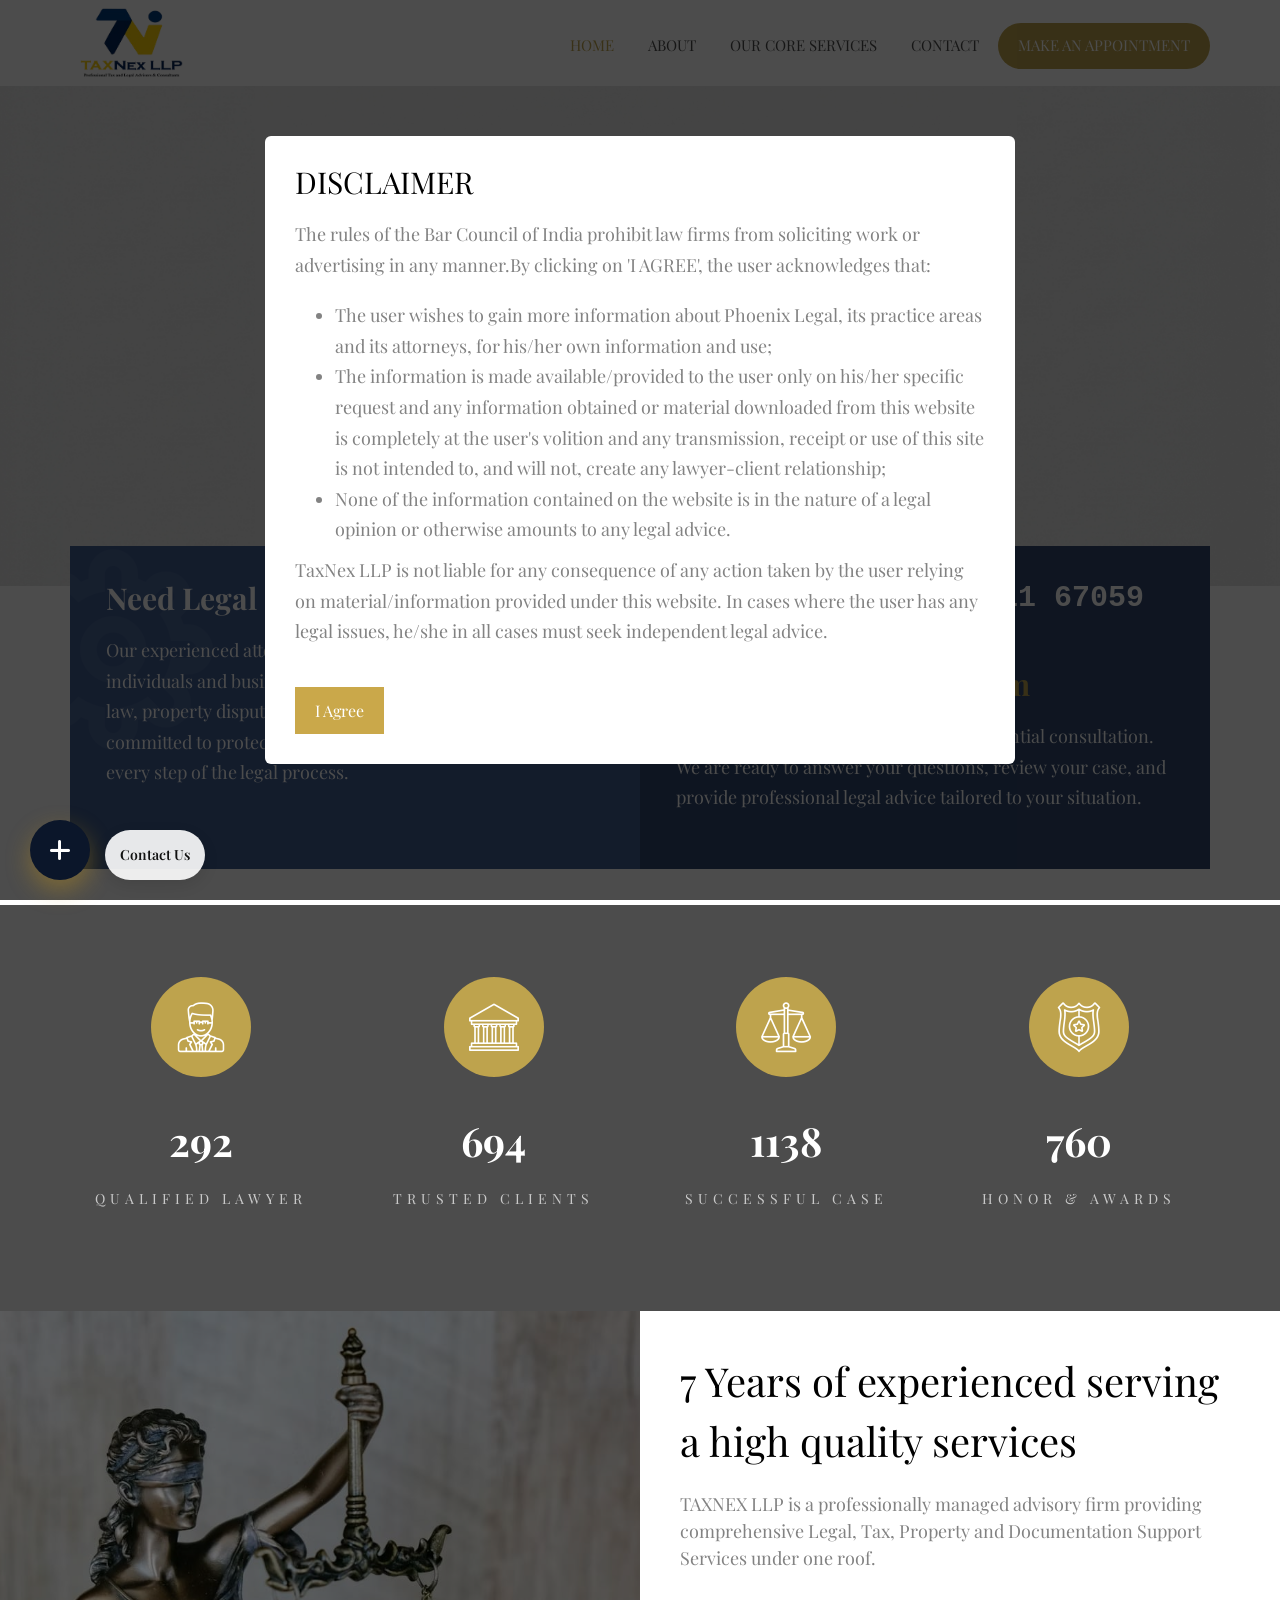
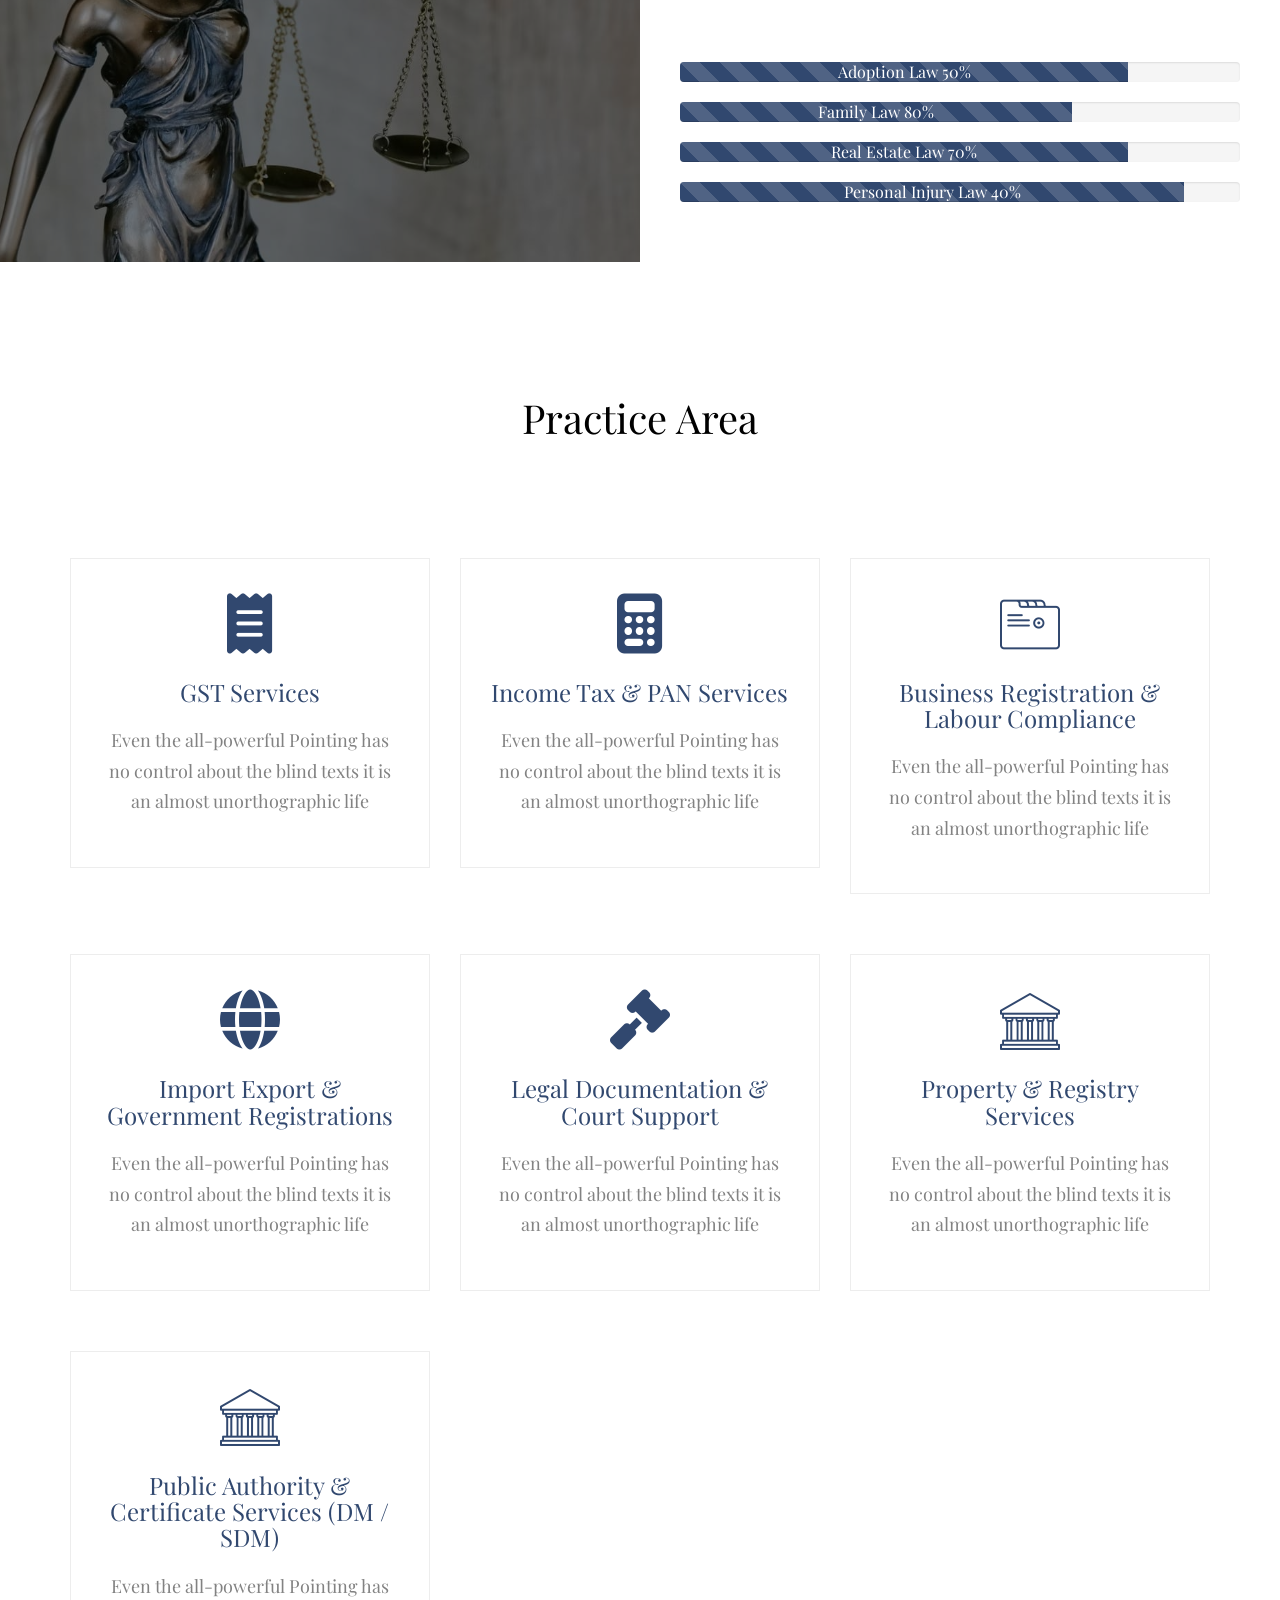
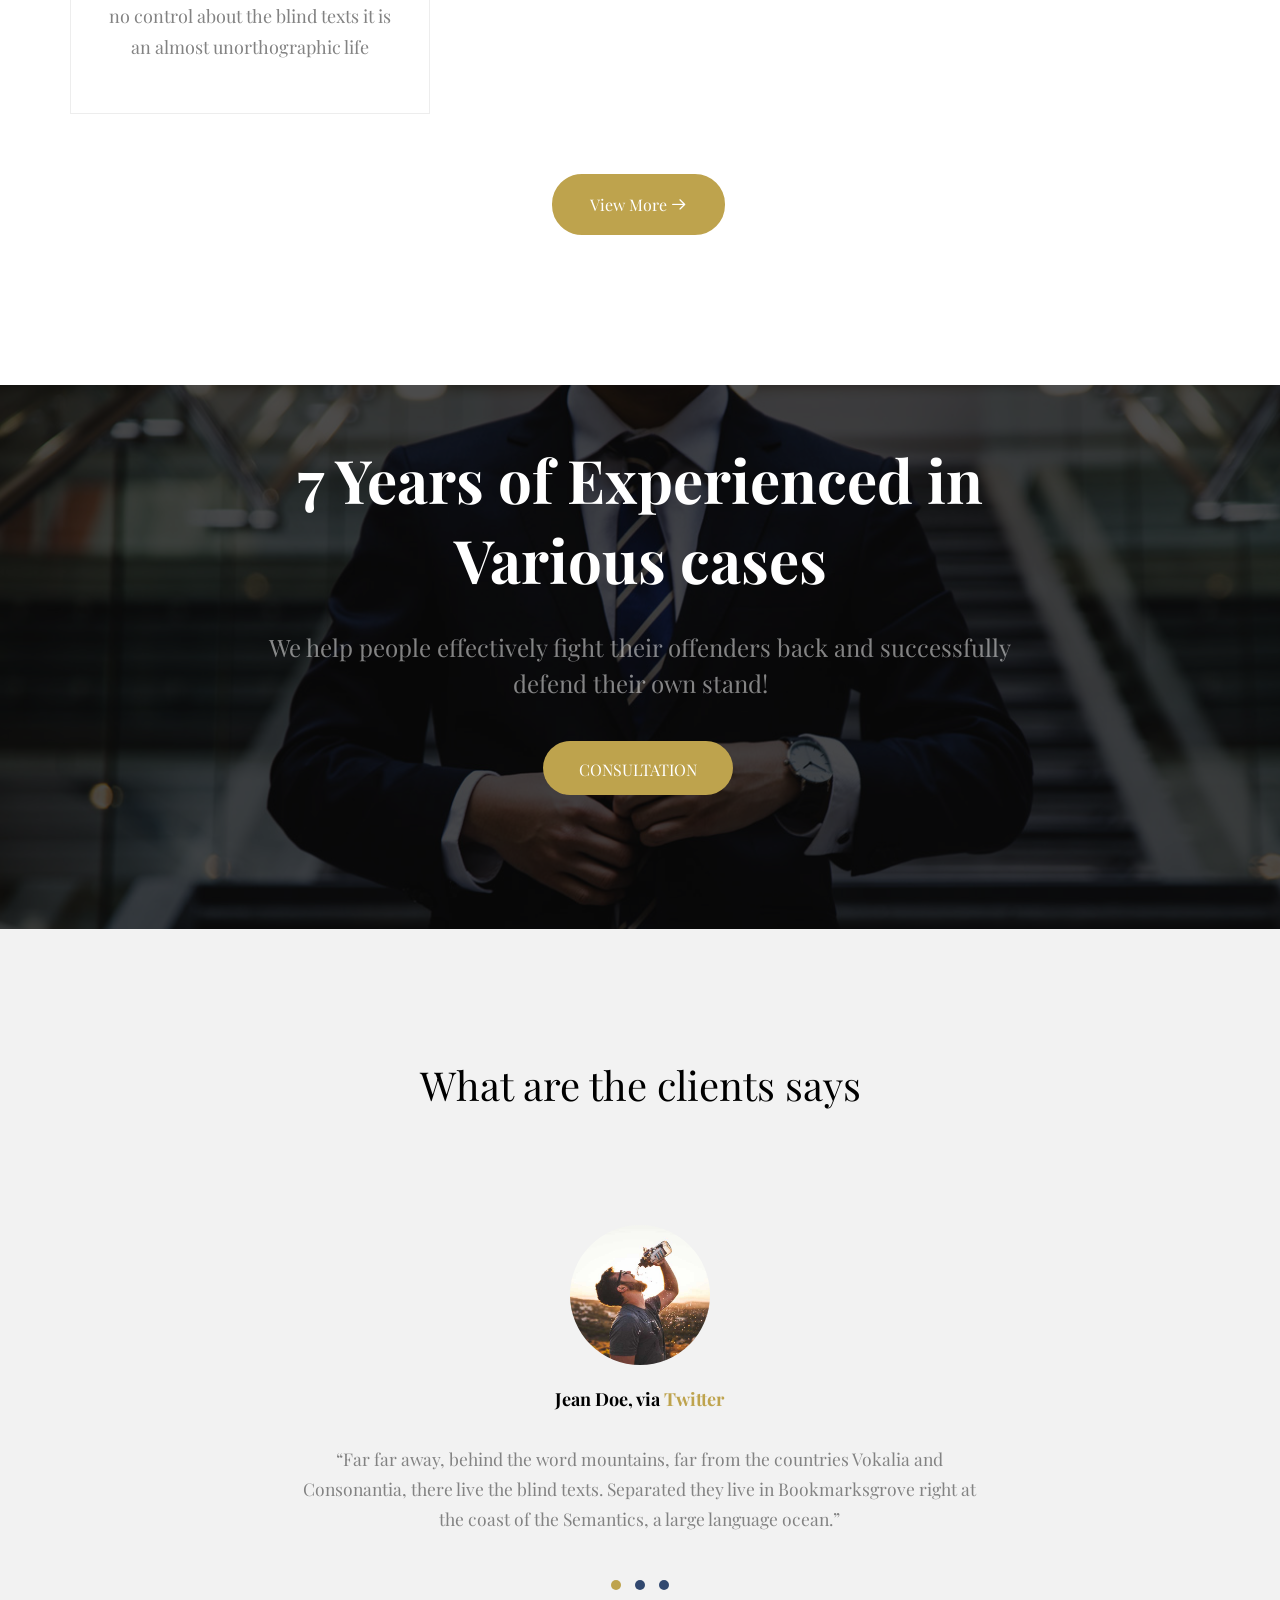
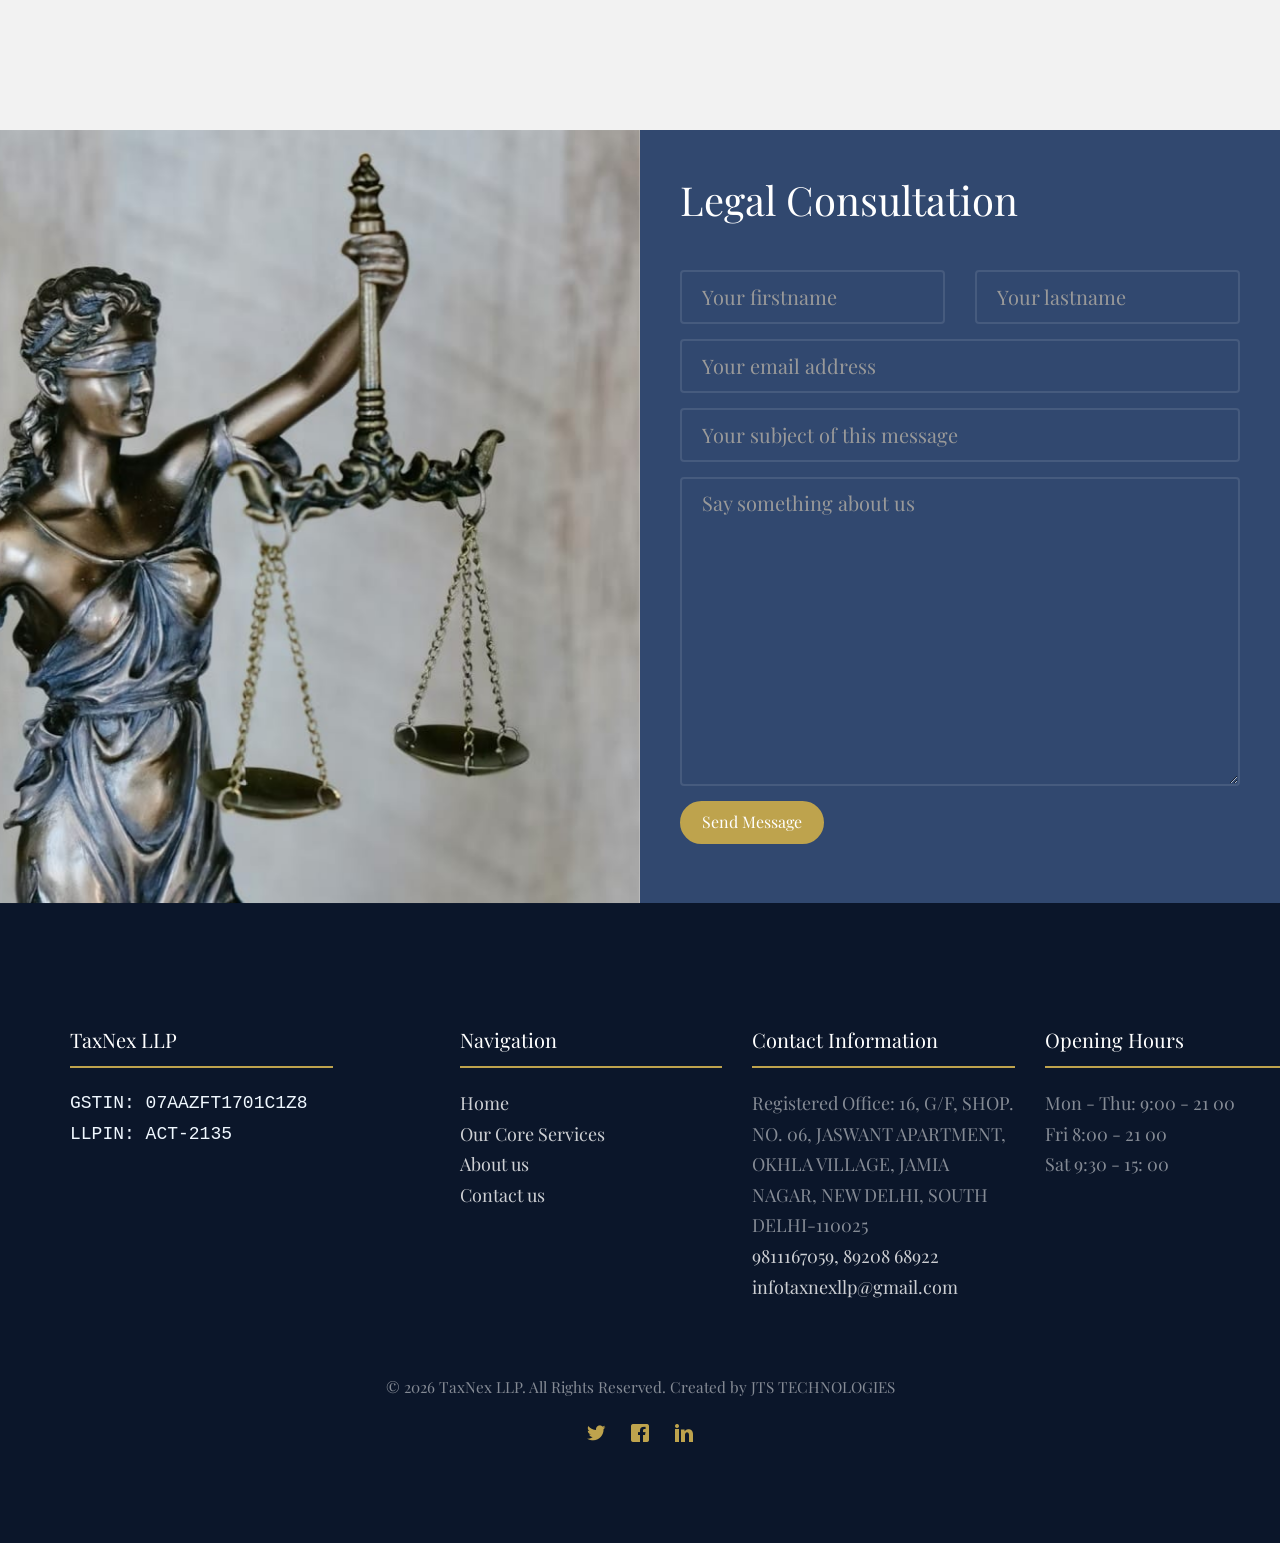
<file: index.html>
<!DOCTYPE HTML>
<html>
	<head>
	<meta charset="utf-8">
	<meta http-equiv="X-UA-Compatible" content="IE=edge">
	<title>TaxNex LLP</title>
	<meta name="viewport" content="width=device-width, initial-scale=1">
	<meta name="description" content="" />
	<meta name="keywords" content="" />
	<meta name="author" content="" />

  <!-- Facebook and Twitter integration -->
	<meta property="og:title" content=""/>
	<meta property="og:image" content=""/>
	<meta property="og:url" content=""/>
	<meta property="og:site_name" content=""/>
	<meta property="og:description" content=""/>
	<meta name="twitter:title" content="" />
	<meta name="twitter:image" content="" />
	<meta name="twitter:url" content="" />
	<meta name="twitter:card" content="" />

	<link href="https://fonts.googleapis.com/css?family=Playfair+Display:400,700" rel="stylesheet">
	<link rel="stylesheet" href="https://cdnjs.cloudflare.com/ajax/libs/font-awesome/6.5.0/css/all.min.css">
	<!-- Animate.css -->
	<link rel="stylesheet" href="css/animate.css">
	<!-- Icomoon Icon Fonts-->
	<link rel="stylesheet" href="css/icomoon.css">
	<!-- Bootstrap  -->
	<link rel="stylesheet" href="css/bootstrap.css">

	<!-- Magnific Popup -->
	<link rel="stylesheet" href="css/magnific-popup.css">

	<!-- Owl Carousel  -->
	<link rel="stylesheet" href="css/owl.carousel.min.css">
	<link rel="stylesheet" href="css/owl.theme.default.min.css">
	<!-- Flexslider  -->
	<link rel="stylesheet" href="css/flexslider.css">
	<!-- Flaticons  -->
	<link rel="stylesheet" href="fonts/flaticon/font/flaticon.css">

	<!-- Theme style  -->
	<link rel="stylesheet" href="css/style.css">

	<!-- Modernizr JS -->
	<script src="js/modernizr-2.6.2.min.js"></script>
	<!-- FOR IE9 below -->
	<!--[if lt IE 9]>
	<script src="js/respond.min.js"></script>
	<![endif]-->
<style>
	/* =============================
   FLOATING MENU (Redesign)
============================= */

.floating-menu-container {
  position: fixed;
  bottom: 20px;
  left: 30px;
  z-index: 9999;
  display: flex;
  flex-direction: column; /* Toggle at bottom, items above */
  align-items: center;
  gap: 15px;
}

/* Toggle Button */
.floating-toggle {
  width: 60px;
  height: 60px;
  border-radius: 50%;
  border: none;
  /* background: linear-gradient(135deg, var(--secondary-color), var(--primary-color)); */
  background: #0b162a;
  color: #fff;
  font-size: 24px;
  cursor: pointer;
  box-shadow: 0 10px 25px rgba(202, 152, 23, 0.4);
  display: flex;
  align-items: center;
  justify-content: center;
  transition: transform 0.3s cubic-bezier(0.175, 0.885, 0.32, 1.275), box-shadow 0.3s ease;
  position: relative;
  overflow: hidden;
}

.floating-toggle:hover {
  transform: scale(1.1);
  box-shadow: 0 15px 35px rgba(202, 152, 23, 0.6);
}

.floating-toggle:active {
  transform: scale(0.95);
}

/* Icon Animation */
.floating-toggle i {
  position: absolute;
  transition: 
    opacity 0.3s ease, 
    transform 0.3s cubic-bezier(0.68, -0.55, 0.265, 1.55);
}

.floating-toggle .close-icon {
  opacity: 0;
  transform: rotate(-180deg) scale(0.5);
}

.floating-toggle .open-icon {
  opacity: 1;
  transform: rotate(0) scale(1);
}

/* Active State for Toggle */
.floating-menu-container.active .floating-toggle .close-icon {
  opacity: 1;
  transform: rotate(0) scale(1);
}

.floating-menu-container.active .floating-toggle .open-icon {
  opacity: 0;
  transform: rotate(180deg) scale(0.5);
}

/* Menu Items Wrapper */
.floating-menu-items {
  display: flex;
  flex-direction: column;
  gap: 12px;
  pointer-events: none; /* Interact only when active */
}

/* Menu Item Link */
.floating-menu-container .menu-item {
  width: 50px;
  height: 50px;
  border-radius: 50%;
  background: rgba(8, 15, 30, 0.8); /* Dark glass */
  backdrop-filter: blur(10px);
  -webkit-backdrop-filter: blur(10px);
  border: 1px solid rgba(255, 255, 255, 0.1);
  color: var(--secondary-color);
  display: flex;
  align-items: center;
  justify-content: center;
  font-size: 20px;
  text-decoration: none;
  box-shadow: 0 5px 15px rgba(0, 0, 0, 0.2);
  color: rgb(237, 162, 64);
  
  /* Initial Hidden State */
  opacity: 0;
  transform: translateY(20px) scale(0.8);
  transition: 
    opacity 0.3s ease, 
    transform 0.3s cubic-bezier(0.175, 0.885, 0.32, 1.275),
    background 0.3s ease,
    color 0.3s ease;
}

.floating-menu-container .menu-item:hover {
  background: var(--primary-color);
  color: #fff;
  border-color: var(--primary-color);

}

/* Active State for Items (Staggered Reveal) */
.floating-menu-container.active .floating-menu-items {
  pointer-events: auto;
}

.floating-menu-container.active .menu-item {
  opacity: 1;
  transform: translateY(0) scale(1);
}

/* Stagger Delays (Bottom to Top) */
.floating-menu-container.active .menu-item:nth-child(4) { transition-delay: 0.05s; }
.floating-menu-container.active .menu-item:nth-child(3) { transition-delay: 0.1s; }
.floating-menu-container.active .menu-item:nth-child(2) { transition-delay: 0.15s; }
.floating-menu-container.active .menu-item:nth-child(1) { transition-delay: 0.2s; }

/* Tooltip (Label) */
.floating-menu-container .menu-item::after {
  content: attr(data-tooltip);
  position: absolute;
  right: 70px; /* Position to the left of the button */
  background: rgba(0, 0, 0, 0.8);
  color: #fff;
  padding: 5px 10px;
  border-radius: 4px;
  font-size: 12px;
  white-space: nowrap;
  opacity: 0;
  transform: translateX(10px);
  pointer-events: none;
  transition: opacity 0.2s ease, transform 0.2s ease;
  box-shadow: 0 2px 8px rgba(0,0,0,0.2);
}

.floating-menu-container .menu-item:hover::after {
  opacity: 1;
  transform: translateX(0);
}

/* Temporary Contact Label */
.floating-contact-label {
  position: absolute;
  left: 75px; 
  bottom: 0; /* Align with bottom of button */
  top: auto;
  height: 50px; /* Match button height */
  display: flex;
  align-items: center;
  
  background: rgba(255, 255, 255, 0.9);
  color: #111;
  padding: 0 15px;
  border-radius: 30px;
  font-weight: 600;
  font-size: 14px;
  box-shadow: 0 5px 15px rgba(0,0,0,0.1);
  pointer-events: none;
  
  opacity: 1;
  transform: translateX(0);
  transition: opacity 0.3s ease, transform 0.3s ease;
  white-space: nowrap;
  width: max-content;
}

.floating-menu-container.active .floating-contact-label {
  opacity: 0;
  transform: translateX(10px);
}
</style>

<style>
	/* #disclaimer-modal{
position:fixed;
top:0;
left:0;
width:100%;
height:100%;
background:rgba(0,0,0,0.7);
display:flex;
align-items:center;
justify-content:center;
z-index:9999;
}

.disclaimer-box{
background:white;
padding:30px;
width:750px;
max-width:90%;
border-radius:5px;
}

#agree-btn{
margin-top:20px;
padding:10px 20px;
background:#caa84a;
border:none;
color:white;
cursor:pointer;
} */
</style>

<style>
	#disclaimer-modal{
position: fixed;
top: 0;
left: 0;
width: 100%;
height: 100%;
background: rgba(0,0,0,0.7);
display: flex;
align-items: center;
justify-content: center;
z-index: 9999;
padding: 15px; /* prevents touching screen edges on mobile */
box-sizing: border-box;
}

.disclaimer-box{
background: white;
padding: 30px;
width: 750px;
max-width: 100%;
border-radius: 6px;
box-sizing: border-box;
}
/* .disclaimer-box{
max-height: 90vh;
overflow-y: auto;
} */
#agree-btn{
margin-top: 20px;
padding: 10px 20px;
background: #caa84a;
border: none;
color: white;
cursor: pointer;
font-size: 16px;
}

/* Tablet */
@media (max-width: 768px){
.disclaimer-box{
padding: 25px;
width: 100%;
max-height: 90vh;
overflow-y: auto;
}

#agree-btn{
width: 100%;
}
}

/* Mobile */
@media (max-width: 480px){
.disclaimer-box{
padding: 20px;
border-radius: 4px;
max-height: 90vh;
overflow-y: auto;
}

#agree-btn{
width: 100%;
padding: 12px;
font-size: 15px;
}
}
</style>
	</head>
	<body>
		<!-- Disclaimer Modal -->
<div id="disclaimer-modal">
  <div class="disclaimer-box">

    <h2>DISCLAIMER</h2>

    <p>
      The rules of the Bar Council of India prohibit law firms from soliciting
      work or advertising in any manner.By clicking on 'I AGREE', the user acknowledges that:
    </p>


	<!-- <p>The user wishes to gain more information about TAXNEXLLP Legal, its practice areas and its attorneys, for his/her own information and use;
The information is made available/provided to the user only on his/her specific request and any information obtained or material downloaded from this website is completely at the user's volition and any transmission, receipt or use of this site is not intended to, and will not, create any lawyer-client relationship; and
None of the information contained on the website is in the nature of a legal opinion or otherwise amounts to any legal advice.
Phoenix Legal is not liable for any consequence of any action taken by the user relying on material/information provided under this website. In cases where the user has any legal issues, he/she in all cases must seek independent legal advice.</p> -->
   <ul>
	<li>The user wishes to gain more information about Phoenix Legal, its practice areas and its attorneys, for his/her own information and use;</li>
	<li>The information is made available/provided to the user only on his/her specific request and any information obtained or material downloaded from this website is completely at the user's volition and any transmission, receipt or use of this site is not intended to, and will not, create any lawyer-client relationship;</li>
	<li>None of the information contained on the website is in the nature of a legal opinion or otherwise amounts to any legal advice.</li>
   </ul>
   <p>TaxNex LLP is not liable for any consequence of any action taken by the user relying on material/information provided under this website. In cases where the user has any legal issues, he/she in all cases must seek independent legal advice.</p>

<!-- <ul>
      <li>The user wishes to gain information about the firm.</li>
      <li>The information is provided only on request.</li>
      <li>This website does not create a lawyer-client relationship.</li>
      <li>No information on this website amounts to legal advice.</li>
    </ul> -->

    <button id="agree-btn">I Agree</button>

  </div>
</div>
	<div class="colorlib-loader"></div>
	
	<div id="page">
	<nav class="colorlib-nav" role="navigation">
		<div class="top-menu">
			<div class="container">
				<div class="row">
					<div class="col-md-2">
						<div id="colorlib-logo">
							<a href="index.html"><img src="./images/image-removebg-preview.png" height="70px" alt=""></span></a></div>
							 <!-- <img src="./images/image-removebg-preview.png" alt=""> -->
					</div>
					<div class="col-md-10 text-right menu-1">
						<ul>
							<li class="active"><a href="index.html">Home</a></li>
							<li><a href="about.html">About</a></li>
							<li><a href="practice.html">Our Core Services</a></li>
							<!-- <li><a href="won.html">Won Cases</a></li> -->
							<!-- <li class="has-dropdown">
								<a href="blog.html">Blog</a>
								<ul class="dropdown">
									<li><a href="#">menu 1</a></li>
									<li><a href="#">menu 2</a></li>
									<li><a href="#">menu 3</a></li>
									<li><a href="#">menu 4</a></li>
								</ul>
							</li> -->
							<li><a href="contact.html">Contact</a></li>
							<li class="btn-cta"><a href="#colorlib-consult"><span>Make an Appointment</span></a></li>
							<!-- <li class="btn-cta"><a href="#"><span>Sign Up</span></a></li> -->
						</ul>
					</div>
				</div>
				
			</div>
		</div>
	</nav>

	<aside id="colorlib-hero">
		<div class="flexslider">
			<ul class="slides">
		   	<li style="background-image: url(images/banner/taxnexllp2.png);">
		   		<div class="overlay-gradient"></div>
		   		<div class="container">
		   			<div class="row">
			   			<div class="col-md-8 col-md-offset-2 text-center slider-text">
			   				<div class="slider-text-inner">
			   					<!-- <h1>We help to solve business law solution</h1>
									<h2>Your Legal Solution starts here!</h2> -->
									<!-- <p><a class="btn btn-primary btn-lg" href="#">Make An Appointment</a></p> -->
			   				</div>
			   			</div>
			   		</div>
		   		</div>
		   	</li>
		   	<li style="background-image: url(images/banner/Mar\ 7\,\ 2026\,\ 01_05_10\ PM\ \(1\).png);">
		   		<div class="overlay-gradient"></div>
		   		<div class="container">
		   			<div class="row">
			   			<div class="col-md-8 col-md-offset-2 text-center slider-text">
			   				<div class="slider-text-inner">
			   					<h1>Your ultimate law &amp; legal Solution</h1>
									<h2>Your Legal Solution starts here!</h2>
									<p><a class="btn btn-primary btn-lg btn-learn" href="#colorlib-consult">Make An Appointment</a></p>
			   				</div>
			   			</div>
			   		</div>
		   		</div>
		   	</li>
		   	<li style="background-image: url(images/banner/ChatGPT\ Image\ Mar\ 7\,\ 2026\,\ 01_10_13\ PM\ \(1\).png);">
		   		<div class="overlay-gradient"></div>
		   		<div class="container">
		   			<div class="row">
			   			<div class="col-md-8 col-md-offset-2 text-center slider-text">
			   				<div class="slider-text-inner">
			   					<h1>Defend Your Constitutional Right with Legal Help</h1>
									<h2>Your Legal Solution starts here!</h2>
									<p><a class="btn btn-primary btn-lg btn-learn" href="#colorlib-consult">Make An Appointment</a></p>
			   				</div>
			   			</div>
			   		</div>
		   		</div>
		   	</li>		   	
		  	</ul>
	  	</div>
	</aside>
	<div id="intro-bg">
		<!-- <div class="container">
			<div id="colorlib-intro">
				<div class="third-col">
					<span class="icon"><i class="icon-cog"></i></span>
					<h2>Need Legal Services?</h2>
					<p>Lorem ipsum dolor sit amet, consectetur adipisicing elit. Vero, iure delectus. Ab nihil est ut quae, atque, maiores omnis eius laudantium cumque quidem deleniti alias labore iure nulla vitae odit.</p>
				</div>
				<div class="third-col third-col-color">
					<span class="icon"><i class="icon-old-phone"></i></span>
					<h2>Call now (+1) 0-123-789-4560</h2>
					<h2>Email us @ <a href="#">lawfirm@info</a></h2>
					<p>Lorem ipsum dolor sit amet, consectetur adipisicing elit. Vero, iure delectus. Ab nihil est ut quae, atque,</p>
				</div>
			</div>
		</div> -->
		<div class="container">
	<div id="colorlib-intro">
		<div class="third-col">
			<span class="icon"><i class="icon-cog"></i></span>
			<h2>Need Legal Services?</h2>
			<p>Our experienced attorneys provide reliable legal support for individuals and businesses. Whether you need help with family law, property disputes, contracts, or criminal defense, we are committed to protecting your rights and guiding you through every step of the legal process.</p>
		</div>
		<div class="third-col third-col-color">
			<span class="icon"><i class="icon-old-phone"></i></span>
			<h2 class="simple">Call now (+91) 98111 67059  </h2>
			<h2>Email us @ <a href="#">infotaxnexllp@gmail.com</a></h2>
			<p>Contact our legal team today for a confidential consultation. We are ready to answer your questions, review your case, and provide professional legal advice tailored to your situation.</p>
		</div>
	</div>
</div>
	</div>

	<div id="colorlib-counter" class="colorlib-counters" style="background-image: url(images/img_bg_3.jpg);" data-stellar-background-ratio="0.5">
		<div class="overlay"></div>
		<div class="container">
			<div class="row">
				<div class="col-md-3 text-center animate-box">
					<span class="icon"><i class="flaticon-lawyer-1"></i></span>
					<span class="colorlib-counter js-counter" data-from="0" data-to="1539" data-speed="5000" data-refresh-interval="50"></span>
					<span class="colorlib-counter-label">Qualified Lawyer</span>
				</div>
				<div class="col-md-3 text-center animate-box">
					<span class="icon"><i class="flaticon-courthouse"></i></span>
					<span class="colorlib-counter js-counter" data-from="0" data-to="3653" data-speed="5000" data-refresh-interval="50"></span>
					<span class="colorlib-counter-label">Trusted Clients</span>
				</div>
				<div class="col-md-3 text-center animate-box">
					<span class="icon"><i class="flaticon-libra"></i></span>
					<span class="colorlib-counter js-counter" data-from="0" data-to="5987" data-speed="5000" data-refresh-interval="50"></span>
					<span class="colorlib-counter-label">Successful Case</span>
				</div>
				<div class="col-md-3 text-center animate-box">
					<span class="icon"><i class="flaticon-police-badge"></i></span>
					<span class="colorlib-counter js-counter" data-from="0" data-to="3999" data-speed="5000" data-refresh-interval="50"></span>
					<span class="colorlib-counter-label">Honor &amp; Awards</span>
				</div>
			</div>
		</div>
	</div>

	<div id="colorlib-content">
		<div class="video colorlib-video" style="background-image: url(images/banner/balancer.jpeg);">
			<!-- <a href="https://vimeo.com/channels/staffpicks/93951774" class="popup-vimeo"><i class="icon-video2"></i></a> -->
			<div class="overlay"></div>
		</div>
		<div class="choose animate-box">
			<div class="colorlib-heading">
				<h2>7 Years of experienced serving a high quality services</h2>
				<p>TAXNEX LLP is a professionally managed advisory firm providing comprehensive Legal, Tax, Property and Documentation Support Services under one roof.</p>
			</div>
			<div class="progress">
				<div class="progress-bar progress-bar-striped active" role="progressbar" aria-valuenow="80" aria-valuemin="0" aria-valuemax="100" style="width:80%">
				Adoption Law 50%
				</div>
			</div>
			<div class="progress">
				<div class="progress-bar progress-bar-striped active" role="progressbar" aria-valuenow="70" aria-valuemin="0" aria-valuemax="100" style="width:70%">
				Family Law 80%
				</div>
			</div>
			<div class="progress">
				<div class="progress-bar progress-bar-striped active" role="progressbar" aria-valuenow="80" aria-valuemin="0" aria-valuemax="100" style="width:80%">
				Real Estate Law 70%
				</div>
			</div>
			<div class="progress">
				<div class="progress-bar progress-bar-striped active" role="progressbar" aria-valuenow="90" aria-valuemin="0" aria-valuemax="100" style="width:90%">
				Personal Injury Law 40%
				</div>
			</div>
		</div>
	</div>

	<div id="colorlib-practice">
		<div class="container">
			<div class="row animate-box">
				<div class="col-md-8 col-md-offset-2 text-center colorlib-heading">
					<h2>Practice Area</h2>
					<!-- <p>Far far away, behind the word mountains, far from the countries Vokalia and Consonantia, there live the blind texts. Separated they live in Bookmarksgrove right at the coast of the Semantics, a large language ocean.</p> -->
				</div>
			</div>
			<div class="row">
				<div class="col-md-4 text-center animate-box">
					<div class="services">
						<span class="icon">
							
							<!-- <i class="flaticon-courthouse"></i> -->
<i class="fa-solid fa-receipt"></i>						</span>
						<div class="desc">
							<h3><a href="#">GST Services</a></h3>
							<p>Even the all-powerful Pointing has no control about the blind texts it is an almost unorthographic life</p>
						</div>
					</div>
				</div>
				<div class="col-md-4 text-center animate-box">
					<div class="services">
						<span class="icon">
							<!-- <i class="flaticon-padlock"></i> -->
							 <!-- <img src="./images/tax-icon.svg" alt=""> -->
							  <i class="fa-solid fa-calculator"></i> 
						</span>
						<div class="desc">
							<h3><a href="#">Income Tax & PAN Services</a></h3>
							<p>Even the all-powerful Pointing has no control about the blind texts it is an almost unorthographic life</p>
						</div>
					</div>
				</div>
				<div class="col-md-4 text-center animate-box">
					<div class="services">
						<span class="icon">
							<i class="flaticon-folder"></i>
						</span>
						<div class="desc">
							<h3><a href="#">Business Registration & Labour Compliance</a></h3>
							<p>Even the all-powerful Pointing has no control about the blind texts it is an almost unorthographic life</p>
						</div>
					</div>
				</div>
				<div class="col-md-4 text-center animate-box">
					<div class="services">
						<span class="icon">
							<!-- <i class="flaticon-handcuffs"></i> -->
							  <!-- <i class="fa-solid fa-truck"></i>  -->
							   <i class="fa-solid fa-globe"></i>
						</span>
						<div class="desc">
							<h3><a href="#">Import Export & Government Registrations</a></h3>
							<p>Even the all-powerful Pointing has no control about the blind texts it is an almost unorthographic life</p>
						</div>
					</div>
				</div>
				<div class="col-md-4 text-center animate-box">
					<div class="services">
						<span class="icon">
							<!-- <i class="flaticon-handcuffs"></i> -->
							   <i class="fa-solid fa-gavel"></i>

						</span>
						<div class="desc">
							<h3><a href="#"> Legal Documentation & Court Support</a></h3>
							<p>Even the all-powerful Pointing has no control about the blind texts it is an almost unorthographic life</p>
						</div>
					</div>
				</div>
				<div class="col-md-4 text-center animate-box">
					<div class="services">
						<span class="icon">
							<!-- <i class="flaticon-libra"></i> -->
							 <!-- <i class="fa-solid fa-building"></i> -->
							  <i class="flaticon-courthouse"></i>
						</span>
						<div class="desc">
							<h3><a href="#">Property & Registry Services</a></h3>
							<p>Even the all-powerful Pointing has no control about the blind texts it is an almost unorthographic life</p>
						</div>
					</div>
				</div>
				<div class="col-md-4 text-center animate-box">
					<div class="services">
						<span class="icon">
							<!-- <i class="flaticon-libra"></i> -->
							 <!-- <i class="fa-solid fa-building"></i> -->
							  <i class="flaticon-courthouse"></i>
						</span>
						<div class="desc">
							<h3><a href="#">Public Authority & Certificate Services (DM / SDM)</a></h3>
							<p>Even the all-powerful Pointing has no control about the blind texts it is an almost unorthographic life</p>
						</div>
					</div>
				</div>
				
				<div class="col-md-12 text-center animate-box">
					<p><a class="btn btn-primary btn-lg btn-learn" href="./practice.html">View More <i class="icon-arrow-right"></i></a></p>
				</div>
			</div>
		</div>
	</div>

	<div id="colorlib-started" style="background-image:url(images/img_bg_2.jpg);" data-stellar-background-ratio="0.5">
		<div class="overlay"></div>
		<div class="container">
			<div class="row animate-box">
				<div class="col-md-8 col-md-offset-2 text-center colorlib-heading colorlib-heading2">
					<h2>7 Years of Experienced in Various cases</h2>
					<p>We help people effectively fight their offenders back and successfully defend their own stand!</p>
					<p><a href="#colorlib-consult" class="btn btn-primary btn-lg">Consultation</a></p>
				</div>
			</div>
		</div>
	</div>
	

	<div id="colorlib-testimonial" class="colorlib-bg-section">
		<div class="container">
			<div class="row animate-box">
				<div class="col-md-6 col-md-offset-3 text-center colorlib-heading">
					<h2>What are the clients says</h2>
				</div>
			</div>
			<div class="row">
				<div class="col-md-10 col-md-offset-1">
					<div class="row animate-box">
						<div class="owl-carousel owl-carousel-fullwidth">
							<div class="item">
								<div class="testimony-slide active text-center">
									<figure>
										<img src="images/user-1.jpg" alt="user">
									</figure>
									<span>Jean Doe, via <a href="#" class="twitter">Twitter</a></span>
									<blockquote>
										<p>&ldquo;Far far away, behind the word mountains, far from the countries Vokalia and Consonantia, there live the blind texts. Separated they live in Bookmarksgrove right at the coast of the Semantics, a large language ocean.&rdquo;</p>
									</blockquote>
								</div>
							</div>
							<div class="item">
								<div class="testimony-slide active text-center">
									<figure>
										<img src="images/user-1.jpg" alt="user">
									</figure>
									<span>John Doe, via <a href="#" class="twitter">Twitter</a></span>
									<blockquote>
										<p>&ldquo;Separated they live in Bookmarksgrove right at the coast of the Semantics, a large language ocean.&rdquo;</p>
									</blockquote>
								</div>
							</div>
							<div class="item">
								<div class="testimony-slide active text-center">
									<figure>
										<img src="images/user-1.jpg" alt="user">
									</figure>
									<span>John Doe, via <a href="#" class="twitter">Twitter</a></span>
									<blockquote>
										<p>&ldquo;Far from the countries Vokalia and Consonantia, there live the blind texts. Separated they live in Bookmarksgrove right at the coast of the Semantics, a large language ocean.&rdquo;</p>
									</blockquote>
								</div>
							</div>
						</div>
					</div>
				</div>
			</div>
		</div>
	</div>

	<div id="colorlib-consult">
		<div class="video colorlib-video" style="background-image: url(images/banner/balancer.jpeg);" data-stellar-background-ratio="0.5">
		</div>
		<div class="choose choose-form animate-box">
			<div class="colorlib-heading">
				<h2> Legal Consultation</h2>
			</div>
			<form action="#">
				<div class="row form-group">
					<div class="col-md-6">
						<!-- <label for="fname">First Name</label> -->
						<input type="text" id="fname" class="form-control" placeholder="Your firstname">
					</div>
					<div class="col-md-6">
						<!-- <label for="lname">Last Name</label> -->
						<input type="text" id="lname" class="form-control" placeholder="Your lastname">
					</div>
				</div>

				<div class="row form-group">
					<div class="col-md-12">
						<!-- <label for="email">Email</label> -->
						<input type="text" id="email" class="form-control" placeholder="Your email address">
					</div>
				</div>

				<div class="row form-group">
					<div class="col-md-12">
						<!-- <label for="subject">Subject</label> -->
						<input type="text" id="subject" class="form-control" placeholder="Your subject of this message">
					</div>
				</div>

				<div class="row form-group">
					<div class="col-md-12">
						<!-- <label for="message">Message</label> -->
						<textarea name="message" id="message" cols="30" rows="10" class="form-control" placeholder="Say something about us"></textarea>
					</div>
				</div>
				<div class="form-group">
					<input type="submit" value="Send Message" class="btn btn-primary">
				</div>

			</form>	
		</div>
	</div>

	<!-- <div id="colorlib-blog">
		<div class="container">
			<div class="row animate-box">
				<div class="col-md-8 col-md-offset-2 text-center colorlib-heading">
					<h2>Recent Post</h2>
					<p>Dignissimos asperiores vitae velit veniam totam fuga molestias accusamus alias autem provident. Odit ab aliquam dolor eius.</p>
				</div>
			</div>
			<div class="row">
				<div class="col-md-6">
					<div class="blog-featured animate-box">
						<a href="blog.html"><img class="img-responsive" src="images/blog-1.jpg" alt=""></a>
						<h2><a href="blog.html">Child Abuse Cases Are Our First Priority</a></h2>
						<p class="meta"><span>Jan 5, 2017</span> | <span>3 Comments</span></p>
						<p>Even the all-powerful Pointing has no control about the blind texts it is an almost unorthographic life One day however</p>
					</div>
				</div>
				<div class="col-md-6">
					<div class="row">
						<div class="col-md-12 animate-box">
							<div class="blog-entry">
								<a href="blog.html" class="thumb"><img class="img-responsive" src="images/blog-2.jpg" alt=""></a>
								<div class="desc">
									<h3><a href="blog.html">Family Law Is Now On Court</a></h3>
									<p class="meta"><span>Jan 5, 2017</span> | <span>3 Comments</span></p>
									<p>Far far away, behind the word mountains, far from the countries Vokalia and Consonantia</p>
								</div>
							</div>
						</div>

						<div class="col-md-12 animate-box">
							<div class="blog-entry">
								<a href="blog.html" class="thumb"><img class="img-responsive" src="images/blog-3.jpg" alt=""></a>
								<div class="desc">
									<h3><a href="blog.html">Family Law Is Now On Court</a></h3>
									<p class="meta"><span>Jan 5, 2017</span> | <span>3 Comments</span></p>
									<p>Far far away, behind the word mountains, far from the countries Vokalia and Consonantia</p>
								</div>
							</div>
						</div>

						<div class="col-md-12 animate-box">
							<div class="blog-entry">
								<a href="blog.html" class="thumb"><img class="img-responsive" src="images/blog-1.jpg" alt=""></a>
								<div class="desc">
									<h3><a href="blog.html">Family Law Is Now On Court</a></h3>
									<p class="meta"><span>Jan 5, 2017</span> | <span>3 Comments</span></p>
									<p>Far far away, behind the word mountains, far from the countries Vokalia and Consonantia</p>
								</div>
							</div>
						</div>
					</div>
				</div>
			</div>
		</div>
	</div> -->

	<!-- <div id="colorlib-about">
		<div class="container">
			<div class="row animate-box">
				<div class="col-md-8 col-md-offset-2 text-center colorlib-heading">
					<h2>Our Attorneys</h2>
					<p>Dignissimos asperiores vitae velit veniam totam fuga molestias accusamus alias autem provident. Odit ab aliquam dolor eius.</p>
				</div>
			</div>
			<div class="row">
				<div class="col-md-4 col-sm-4 text-center animate-box" data-animate-effect="fadeIn">
					<div class="colorlib-staff">
						<img src="images/user-2.jpg" alt="Template">
						<h3>John Simon</h3>
						<strong class="role">Counsel</strong>
						<p>Quos quia provident consequuntur culpa facere ratione maxime commodi voluptates id repellat velit eaque aspernatur expedita. Possimus itaque adipisci.</p>
						<ul class="colorlib-social-icons">
							<li><a href="#"><i class="icon-facebook"></i></a></li>
							<li><a href="#"><i class="icon-twitter"></i></a></li>
							<li><a href="#"><i class="icon-dribbble"></i></a></li>
							<li><a href="#"><i class="icon-github"></i></a></li>
						</ul>
					</div>
				</div>
				<div class="col-md-4 col-sm-4 text-center animate-box" data-animate-effect="fadeIn">
					<div class="colorlib-staff">
						<img src="images/user-2.jpg" alt="Template">
						<h3>John Doe</h3>
						<strong class="role">Head of International Practice</strong>
						<p>Quos quia provident consequuntur culpa facere ratione maxime commodi voluptates id repellat velit eaque aspernatur expedita. Possimus itaque adipisci.</p>
						<ul class="colorlib-social-icons">
							<li><a href="#"><i class="icon-facebook"></i></a></li>
							<li><a href="#"><i class="icon-twitter"></i></a></li>
							<li><a href="#"><i class="icon-dribbble"></i></a></li>
							<li><a href="#"><i class="icon-github"></i></a></li>
						</ul>
					</div>
				</div>
				<div class="col-md-4 col-sm-4 text-center animate-box" data-animate-effect="fadeIn">
					<div class="colorlib-staff">
						<img src="images/user-2.jpg" alt="Template">
						<h3>Peter Washington</h3>
						<strong class="role">Managing Partner, Attorney</strong>
						<p>Quos quia provident consequuntur culpa facere ratione maxime commodi voluptates id repellat velit eaque aspernatur expedita. Possimus itaque adipisci.</p>
						<ul class="colorlib-social-icons">
							<li><a href="#"><i class="icon-facebook"></i></a></li>
							<li><a href="#"><i class="icon-twitter"></i></a></li>
							<li><a href="#"><i class="icon-dribbble"></i></a></li>
							<li><a href="#"><i class="icon-github"></i></a></li>
						</ul>
					</div>
				</div>
			</div>
		</div>
	</div> -->

	<footer id="colorlib-footer" role="contentinfo">
		<div class="container">
			<div class="row row-pb-md">
				<div class="col-md-3 colorlib-widget">
					<h4>TaxNex LLP</h4>
					<p class="simple" style="color: aliceblue;">GSTIN: 07AAZFT1701C1Z8 <br>
					LLPIN: ACT-2135</p>
				</div>
				<div class="col-md-3 col-md-push-1">
					<h4>Navigation</h4>
					<ul class="colorlib-footer-links">
						<li><a href="./index.html">Home</a></li>
						<li><a href="./practice.html">Our Core Services</a></li>
						<!-- <li><a href="#">Won Cases</a></li> -->
						<!-- <li><a href="#">Blog</a></li> -->
						<li><a href="./about.html">About us</a></li>
						<li><a href="./contact.html">Contact us</a></li>
					</ul>
				</div>

				<div class="col-md-3 col-md-push-1">
					<h4>Contact Information</h4>
					<ul class="colorlib-footer-links">
						<li>Registered Office: 16, G/F, SHOP. NO. 06, JASWANT APARTMENT, OKHLA VILLAGE, JAMIA NAGAR, NEW DELHI, SOUTH DELHI-110025 <br></li>
						<li><a href="tel://1234567920"> 9811167059, 89208 68922</a></li>
						<li><a href="mailto:info@yoursite.com">infotaxnexllp@gmail.com</a></li>
					</ul>
				</div>

				<div class="col-md-3 col-md-push-1">
					<h4>Opening Hours</h4>
					<ul class="colorlib-footer-links">
						<li>Mon - Thu: 9:00 - 21 00</li>
						<li>Fri 8:00 - 21 00</li>
						<li>Sat 9:30 - 15: 00</li>
					</ul>
				</div>

			</div>

			<div class="row copyright">
				<div class="col-md-12 text-center">
					<p>
					<small class="block">&copy; 2026 TaxNex LLP. All Rights Reserved. Created by JTS TECHNOLOGIES</small> 
					<!-- <small class="block">Distributed by: <a href="https://themewagon.com/" target="_blank">ThemeWagon</a></small> -->
					</p>
					<p>
						<ul class="colorlib-social-icons">
							<li><a href="#"><i class="icon-twitter"></i></a></li>
							<li><a href="#"><i class="icon-facebook"></i></a></li>
							<li><a href="#"><i class="icon-linkedin"></i></a></li>
							<!-- <li><a href="#"><i class="icon-dribbble"></i></a></li> -->
						</ul>
					</p>
				</div>
			</div>

		</div>
	</footer>
	</div>

	<div class="gototop js-top">
		<a href="#" class="js-gotop"><i class="icon-arrow-up"></i></a>
	</div>
	

	<div class="floating-menu-container">
      <div class="floating-menu-items">
        <a href="mailto:infotaxnexllp@gmail.com" class="menu-item" data-tooltip="Email Us">
          <i class="fa-solid fa-envelope"></i>
        </a>
        <a href="https://maps.app.goo.gl/YourMapLinkHere" target="_blank" class="menu-item" data-tooltip="Locate Us">
          <i class="fa-solid fa-location-dot"></i>
        </a>
        <a href="https://wa.me/919811167059" target="_blank" class="menu-item" data-tooltip="WhatsApp">
          <i class="fa-brands fa-whatsapp"></i>
        </a>
        <a href="tel:+919811167059" class="menu-item" data-tooltip="Call Us">
          <i class="fa-solid fa-phone"></i>
        </a>
      </div>
      <button class="floating-toggle" id="menuToggle" aria-label="Toggle Menu">
        <i class="fa-solid fa-plus open-icon"></i>
        <i class="fa-solid fa-xmark close-icon"></i>
      </button>
      <span class="floating-contact-label">Contact Us</span>
    </div>


	<!-- jQuery -->
	<script src="js/jquery.min.js"></script>
	<!-- jQuery Easing -->
	<script src="js/jquery.easing.1.3.js"></script>
	<!-- Bootstrap -->
	<script src="js/bootstrap.min.js"></script>
	<!-- Waypoints -->
	<script src="js/jquery.waypoints.min.js"></script>
	<!-- Stellar Parallax -->
	<script src="js/jquery.stellar.min.js"></script>
	<!-- Carousel -->
	<script src="js/owl.carousel.min.js"></script>
	<!-- Flexslider -->
	<script src="js/jquery.flexslider-min.js"></script>
	<!-- countTo -->
	<script src="js/jquery.countTo.js"></script>
	<!-- Magnific Popup -->
	<script src="js/jquery.magnific-popup.min.js"></script>
	<script src="js/magnific-popup-options.js"></script>
	<!-- Main -->
	<script src="js/main.js"></script>

	</body>
</html>
</file>
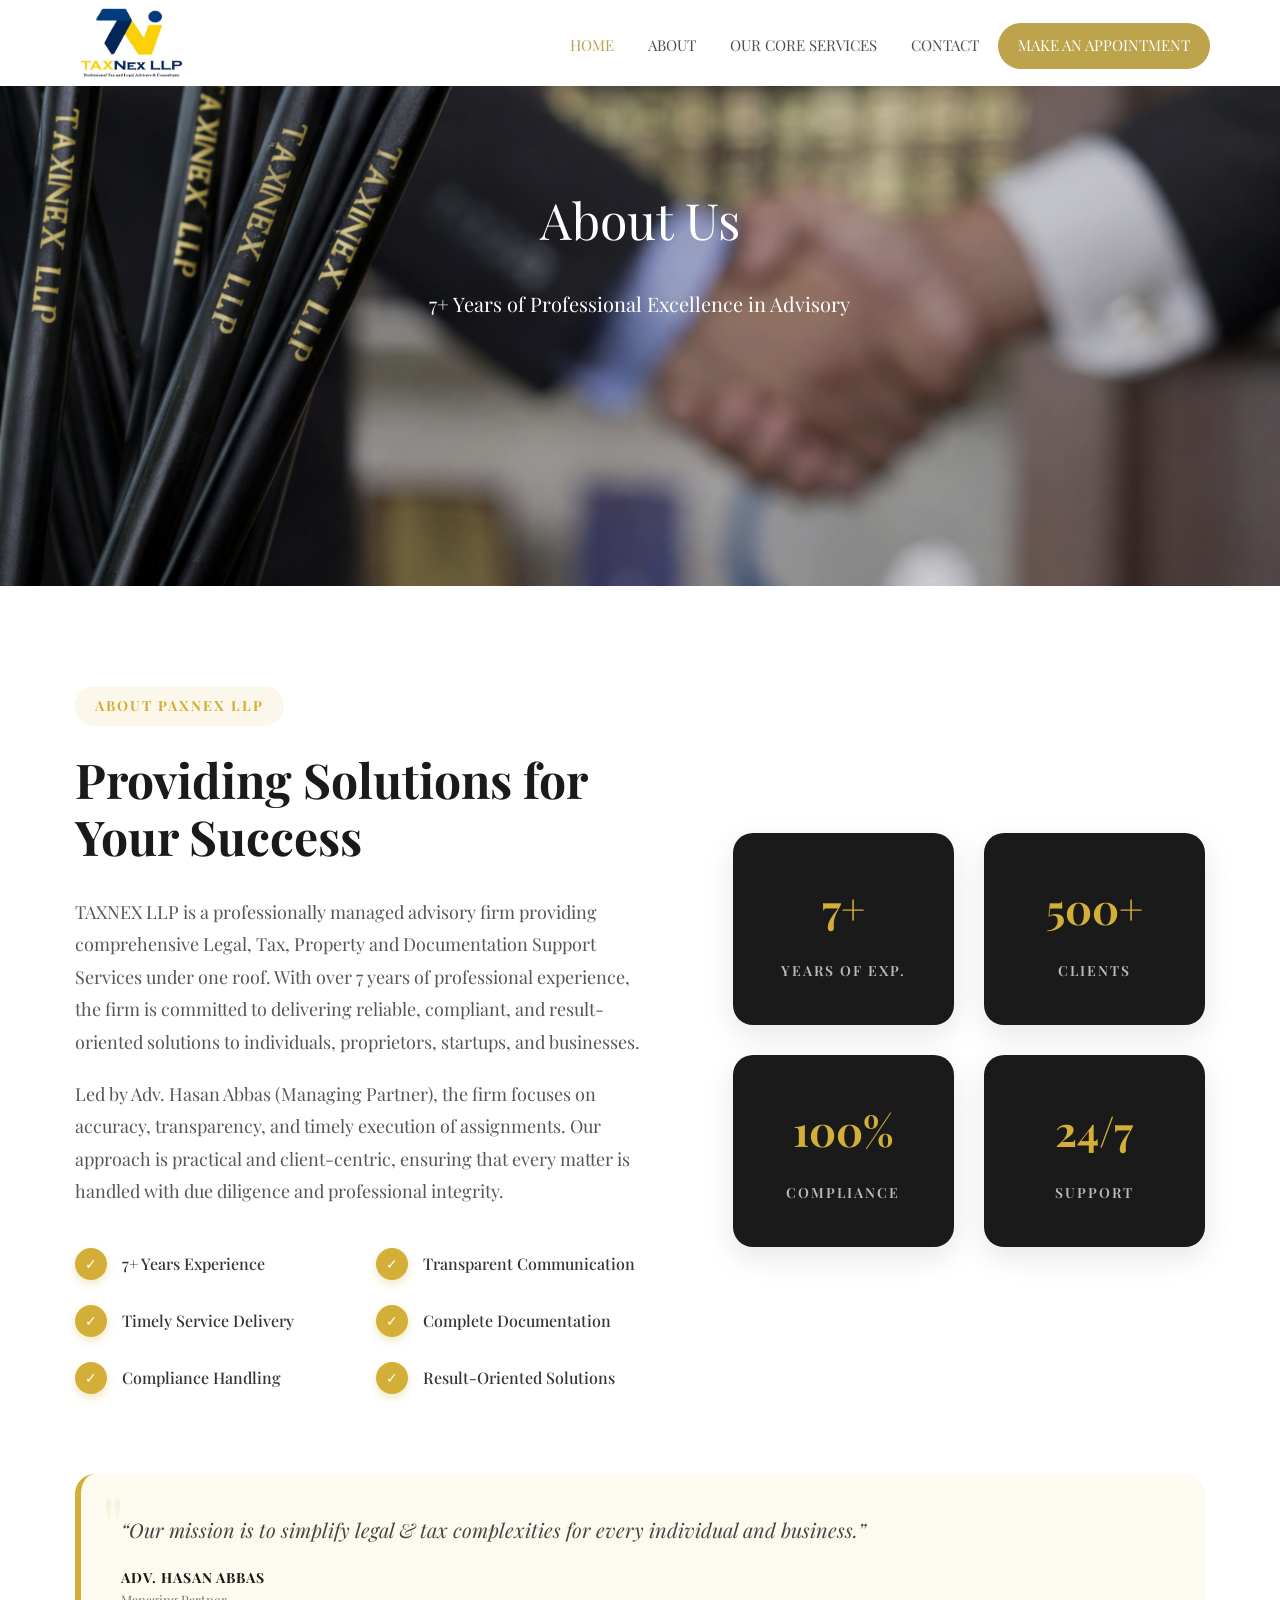
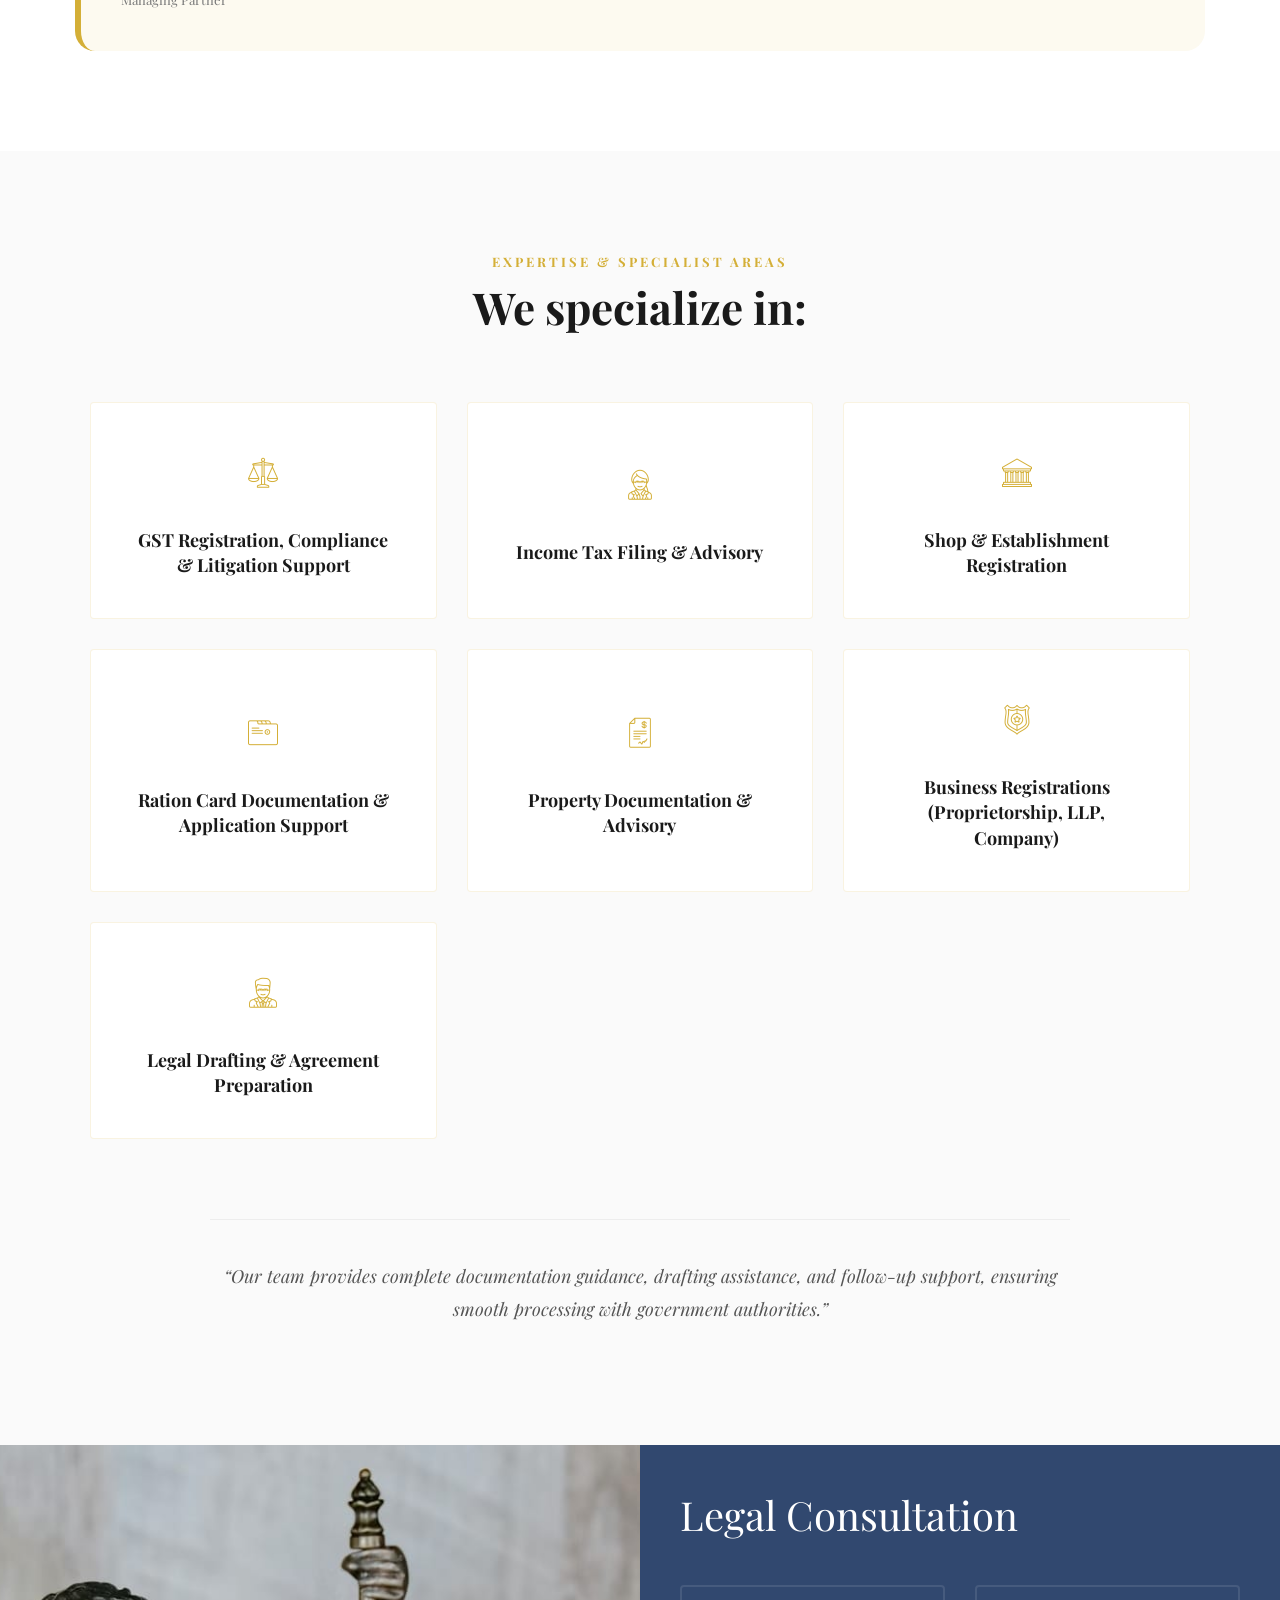
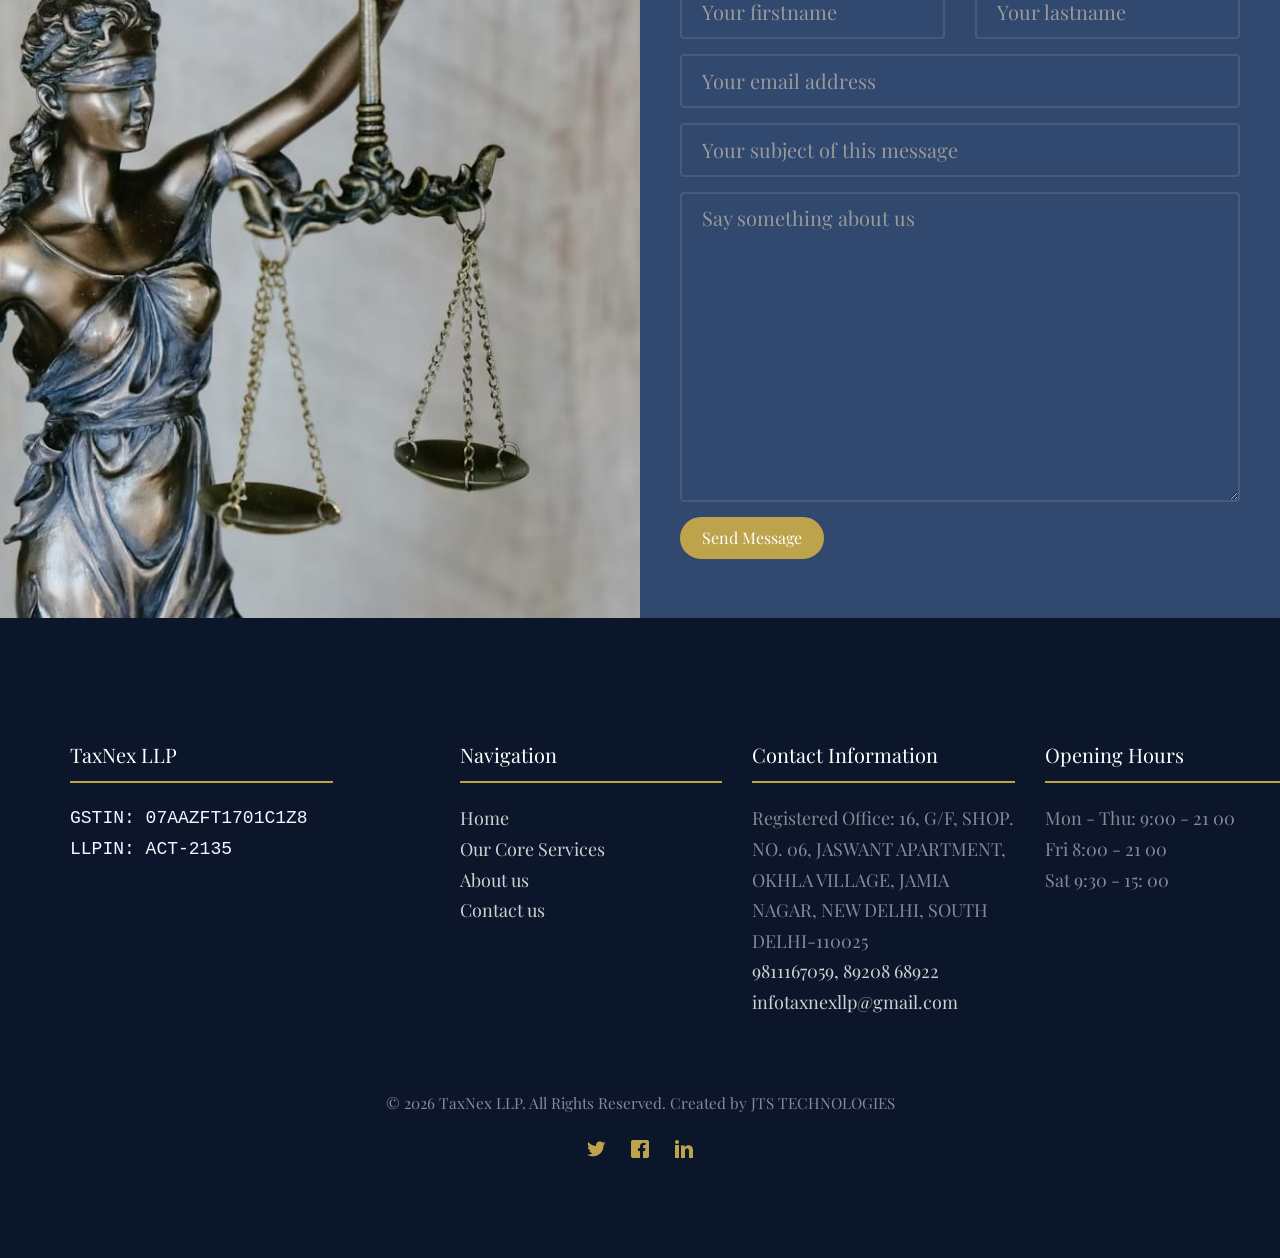
<file: about.html>
<!DOCTYPE HTML>
<html>
	<head>
	<meta charset="utf-8">
	<meta http-equiv="X-UA-Compatible" content="IE=edge">
	<title>TaxNex LLP</title>
	<meta name="viewport" content="width=device-width, initial-scale=1">
	<meta name="description" content="" />
	<meta name="keywords" content="" />
	<meta name="author" content="" />

  <!-- Facebook and Twitter integration -->
	<meta property="og:title" content=""/>
	<meta property="og:image" content=""/>
	<meta property="og:url" content=""/>
	<meta property="og:site_name" content=""/>
	<meta property="og:description" content=""/>
	<meta name="twitter:title" content="" />
	<meta name="twitter:image" content="" />
	<meta name="twitter:url" content="" />
	<meta name="twitter:card" content="" />

	<link href="https://fonts.googleapis.com/css?family=Playfair+Display:400,700" rel="stylesheet">
	
	<!-- Animate.css -->
	<link rel="stylesheet" href="css/animate.css">
	<!-- Icomoon Icon Fonts-->
	<link rel="stylesheet" href="css/icomoon.css">
	<!-- Bootstrap  -->
	<link rel="stylesheet" href="css/bootstrap.css">

	<!-- Magnific Popup -->
	<link rel="stylesheet" href="css/magnific-popup.css">

	<!-- Owl Carousel  -->
	<link rel="stylesheet" href="css/owl.carousel.min.css">
	<link rel="stylesheet" href="css/owl.theme.default.min.css">
	<!-- Flexslider  -->
	<link rel="stylesheet" href="css/flexslider.css">
	<!-- Flaticons  -->
	<link rel="stylesheet" href="fonts/flaticon/font/flaticon.css">

	<!-- Theme style  -->
	<link rel="stylesheet" href="css/style.css">

	<!-- Modernizr JS -->
	<script src="js/modernizr-2.6.2.min.js"></script>
	<!-- FOR IE9 below -->
	<!--[if lt IE 9]>
	<script src="js/respond.min.js"></script>
	<![endif]-->
<!-- <style>
	.about{
padding:80px 10%;
background:#f9f9f9;
}

.contain{
display:flex;
gap:60px;
align-items:flex-start;
width: 1200px;
}

/* LEFT */

.left{
flex:1;
}

.intro{
font-size:16px;
line-height:1.7;
margin-bottom:20px;
color:#444;
}

.features{
display:grid;
grid-template-columns:repeat(2,1fr);
gap:20px;
margin-top:30px;
}

.feature{
background:#f6f6f6;
padding:18px 20px;
border-radius:10px;
font-weight:500;
display:flex;
align-items:center;
gap:10px;
box-shadow:0 2px 6px rgba(0,0,0,0.05);
}

.icon{
color:#d4af37;
font-size:18px;
}

/* RIGHT */

.right{
flex:1;
}

.stats{
display:grid;
grid-template-columns:repeat(2,1fr);
gap:20px;
margin-bottom:30px;
}

.card{
background:#ffffff;
padding:30px;
border-radius:12px;
text-align:center;
box-shadow:0 5px 15px rgba(0,0,0,0.08);
}

.card h2{
font-size:36px;
color:#111;
margin-bottom:8px;
}

.card p{
color:#666;
font-size:14px;
}

.quote{
background:#fff8e1;
padding:25px;
border-radius:12px;
border-left:5px solid #d4af37;
box-shadow:0 5px 15px rgba(0,0,0,0.05);
}

.quote p{
font-style:italic;
margin-bottom:15px;
color:#444;
}

.quote h4{
color:#000;
font-weight:600;
}
</style> -->
	
<style>
	.about {
		padding: 100px 0;
		background: #ffffff;
		overflow: hidden;
	}

	.about .container {
		max-width: 1200px;
		margin: 0 auto;
		padding: 0 20px;
	}

	.about-grid {
		display: grid;
		grid-template-columns: 1.1fr 0.9fr;
		gap: 80px;
		align-items: center;
	}

	/* LEFT CONTENT */
	.about-badge {
		display: inline-block;
		padding: 8px 20px;
		background: rgba(212, 175, 55, 0.1);
		color: #d4af37;
		font-size: 14px;
		font-weight: 700;
		text-transform: uppercase;
		letter-spacing: 2px;
		border-radius: 50px;
		margin-bottom: 25px;
	}

	.about-title {
		font-family: "Playfair Display", Georgia, serif;
		font-size: 48px;
		font-weight: 700;
		line-height: 1.2;
		color: #1a1a1a;
		margin-bottom: 30px;
	}

	.about-description {
		font-size: 18px;
		color: #555;
		line-height: 1.8;
		margin-bottom: 40px;
	}

	.feature-list {
		display: grid;
		grid-template-columns: repeat(2, 1fr);
		gap: 25px;
	}

	.feature-item {
		display: flex;
		align-items: center;
		gap: 15px;
	}

	.feature-icon {
		flex-shrink: 0;
		width: 32px;
		height: 32px;
		background: #d4af37;
		color: #fff;
		border-radius: 50%;
		display: flex;
		align-items: center;
		justify-content: center;
		font-size: 14px;
		box-shadow: 0 4px 10px rgba(212, 175, 55, 0.3);
	}

	.feature-text {
		font-size: 16px;
		font-weight: 500;
		color: #333;
	}

	/* RIGHT CONTENT */
	.about-visuals {
		display: flex;
		align-items: center;
		justify-content: center;
	}

	.stats-container {
		display: grid;
		grid-template-columns: repeat(2, 1fr);
		gap: 30px;
		width: 100%;
	}

	.stat-card {
		background: #1a1a1a;
		padding: 40px 30px;
		border-radius: 20px;
		text-align: center;
		transition: transform 0.3s ease, box-shadow 0.3s ease;
		box-shadow: 0 10px 30px rgba(0, 0, 0, 0.1);
	}

	.stat-card:hover {
		transform: translateY(-10px);
		box-shadow: 0 20px 50px rgba(0, 0, 0, 0.2);
		background: #222;
	}

	.stat-value {
		font-size: 42px;
		font-weight: 700;
		color: #d4af37;
		display: block;
		margin-bottom: 10px;
	}

	.stat-label {
		font-size: 14px;
		color: #bbb;
		text-transform: uppercase;
		letter-spacing: 2px;
		font-weight: 600;
	}

	.mission-quote {
		margin-top: 80px;
		background: #fdfaf0;
		padding: 40px;
		border-radius: 20px;
		border-left: 6px solid #d4af37;
		position: relative;
	}

	.mission-quote::before {
		content: '"';
		position: absolute;
		top: 10px;
		left: 20px;
		font-size: 80px;
		color: rgba(212, 175, 55, 0.1);
		font-family: "Playfair Display", serif;
		line-height: 1;
	}

	.mission-quote p {
		font-style: italic;
		font-size: 20px;
		color: #444;
		line-height: 1.6;
		margin-bottom: 20px;
		position: relative;
		z-index: 1;
	}

	.author-info {
		display: flex;
		align-items: center;
		gap: 15px;
	}

	.author-name {
		font-weight: 700;
		color: #1a1a1a;
		text-transform: uppercase;
		font-size: 14px;
		letter-spacing: 1px;
	}

	.author-role {
		font-size: 13px;
		color: #777;
	}

	/* RESPONSIVE */
	@media (max-width: 1024px) {
		.about-grid {
			grid-template-columns: 1fr;
			gap: 60px;
		}

		.stats-container {
			margin-top: 40px;
		}
	}


	.specialise {
		padding: 100px 0;
		background: #fafafa;
	}

	.specialise-intro {
		text-align: center;
		margin-bottom: 70px;
	}

	.specialise-subtitle {
		display: block;
		font-size: 13px;
		font-weight: 700;
		text-transform: uppercase;
		letter-spacing: 3px;
		color: #d4af37;
		margin-bottom: 10px;
	}

	.specialise-title {
		font-family: "Playfair Display", serif;
		font-size: 44px;
		color: #1a1a1a;
		font-weight: 700;
		margin-bottom: 0;
		text-align: center;
	}

	.specialise-grid {
		max-width: 1200px;
		margin: 0 auto;
		display: grid;
		grid-template-columns: repeat(3, 1fr);
		gap: 30px;
		padding: 0 20px;
	}

	.service-tile {
		background: #ffffff;
		padding: 40px;
		border: 1px solid rgba(212, 175, 55, 0.15);
		border-radius: 4px;
		text-align: center;
		transition: all 0.4s cubic-bezier(0.165, 0.84, 0.44, 1);
		display: flex;
		flex-direction: column;
		align-items: center;
		justify-content: center;
	}

	.service-tile:hover {
		transform: translateY(-8px);
		box-shadow: 0 15px 35px rgba(0, 0, 0, 0.08);
		border-color: #d4af37;
	}

	.tile-icon {
		font-size: 30px;
		color: #d4af37;
		margin-bottom: 25px;
		height: 60px;
		display: flex;
		align-items: center;
		justify-content: center;
	}

	.tile-name {
		font-family: "Playfair Display", serif;
		font-size: 18px;
		font-weight: 700;
		color: #1a1a1a;
		line-height: 1.4;
		margin: 0;
	}

	.specialise-footer {
		margin-top: 80px;
		text-align: center;
		max-width: 900px;
		margin-left: auto;
		margin-right: auto;
		padding: 0 20px;
	}

	.specialise-footer p {
		font-size: 18px;
		color: #555;
		line-height: 1.8;
		font-style: italic;
		border-top: 1px solid rgba(0, 0, 0, 0.05);
		padding-top: 40px;
	}

	@media (max-width: 1024px) {
		.specialise-grid {
			grid-template-columns: repeat(2, 1fr);
		}
	}

	@media (max-width: 768px) {
		.specialise {
			padding: 70px 0;
		}
		.specialise-title {
			font-size: 34px;
		}
		.specialise-grid {
			grid-template-columns: 1fr;
		}
	}
</style>
</head>
	<body>
		
	<div class="colorlib-loader"></div>
	
	<div id="page">
<nav class="colorlib-nav" role="navigation">
		<div class="top-menu">
			<div class="container">
				<div class="row">
					<div class="col-md-2">
						<div id="colorlib-logo">
							<a href="index.html"><img src="./images/image-removebg-preview.png" height="70px" alt=""></span></a></div>
							 <!-- <img src="./images/image-removebg-preview.png" alt=""> -->
					</div>
					<div class="col-md-10 text-right menu-1">
						<ul>
							<li class="active"><a href="index.html">Home</a></li>
							<li><a href="about.html">About</a></li>
							<li><a href="practice.html">Our Core Services</a></li>
							<!-- <li><a href="won.html">Won Cases</a></li> -->
							<!-- <li class="has-dropdown">
								<a href="blog.html">Blog</a>
								<ul class="dropdown">
									<li><a href="#">menu 1</a></li>
									<li><a href="#">menu 2</a></li>
									<li><a href="#">menu 3</a></li>
									<li><a href="#">menu 4</a></li>
								</ul>
							</li> -->
							<li><a href="contact.html">Contact</a></li>
							<li class="btn-cta"><a href="#colorlib-consult"><span>Make an Appointment</span></a></li>
							<!-- <li class="btn-cta"><a href="#"><span>Sign Up</span></a></li> -->
						</ul>
					</div>
				</div>
				
			</div>
		</div>
	</nav>

	<aside id="colorlib-hero">
		<div class="flexslider">
			<ul class="slides">
		   	<li style="background-image: url(images/banner/Mar\ 7\,\ 2026\,\ 01_05_10\ PM\ \(1\).png);">
		   		<div class="overlay-gradient"></div>
		   		<div class="container">
		   			<div class="col-md-10 col-md-offset-1 text-center slider-text">
		   				<div class="slider-text-inner desc">
		   					<h2 class="heading-section">About Us</h2>
		   					<p class="colorlib-lead">7+ Years of Professional Excellence in Advisory <a href="#" target="_blank"></a></p>
		   				</div>
		   			</div>
		   		</div>
		   	</li>
		  	</ul>
	  	</div>
	</aside>
	
	<!-- <section class="about">

<div class="contain">

LEFT SIDE
<div class="left">

<p class="intro">
TAXNEX LLP is a professionally managed advisory firm providing comprehensive Legal, Tax, Property and Documentation Support Services under one roof.
</p>

<p class="intro">
The firm is led by <b>Adv. Hasan Abbas (Managing Partner)</b> and focuses on transparency, accuracy and timely service delivery. For startups and seasoned businesses alike, we deliver reliable, compliant and result-oriented solutions.
</p>

<div class="features">

<div class="feature">
<span class="icon">★</span>
7+ Years Professional Experience
</div>

<div class="feature">
<span class="icon">★</span>
Transparent Communication
</div>

<div class="feature">
<span class="icon">★</span>
Timely Service Delivery
</div>

<div class="feature">
<span class="icon">★</span>
Complete Documentation Support
</div>

<div class="feature">
<span class="icon">★</span>
Professional Compliance Handling
</div>

</div>

</div>


RIGHT SIDE
<div class="right">

<div class="stats">

<div class="card">
<h2>7+</h2>
<p>Years Experience</p>
</div>

<div class="card">
<h2>500+</h2>
<p>Satisfied Clients</p>
</div>

<div class="card">
<h2>100%</h2>
<p>Compliance Rate</p>
</div>

<div class="card">
<h2>24/7</h2>
<p>Client Support</p>
</div>

</div>

<div class="quote">
<p>
"Our mission is to simplify legal & tax complexities for every individual and business."
</p>

<h4>ADV. HASAN ABBAS</h4>
</div>

</div>

</div>

</section> -->
<section class="about">
	<div class="container">
		<div class="about-grid">
			<!-- LEFT CONTENT -->
			<div class="about-info">
				<span class="about-badge">About PaxNex LLP</span>
				<h2 class="about-title">Providing Solutions for Your Success</h2>
				<p class="about-description">
					TAXNEX LLP is a professionally managed advisory firm providing comprehensive Legal, Tax, Property and Documentation Support Services under one roof. With over 7 years of professional experience, the firm is committed to delivering reliable, compliant, and result-oriented solutions to individuals, proprietors, startups, and businesses.
				</p>
				<p class="about-description" style="margin-top: -20px;">
					Led by Adv. Hasan Abbas (Managing Partner), the firm focuses on accuracy, transparency, and timely execution of assignments. Our approach is practical and client-centric, ensuring that every matter is handled with due diligence and professional integrity.
				</p>

				<div class="feature-list">
					<div class="feature-item">
						<div class="feature-icon">✓</div>
						<span class="feature-text">7+ Years Experience</span>
					</div>
					<div class="feature-item">
						<div class="feature-icon">✓</div>
						<span class="feature-text">Transparent Communication</span>
					</div>
					<div class="feature-item">
						<div class="feature-icon">✓</div>
						<span class="feature-text">Timely Service Delivery</span>
					</div>
					<div class="feature-item">
						<div class="feature-icon">✓</div>
						<span class="feature-text">Complete Documentation</span>
					</div>
					<div class="feature-item">
						<div class="feature-icon">✓</div>
						<span class="feature-text">Compliance Handling</span>
					</div>
					<div class="feature-item">
						<div class="feature-icon">✓</div>
						<span class="feature-text">Result-Oriented Solutions</span>
					</div>
				</div>

			</div>

			<!-- RIGHT CONTENT -->
			<div class="about-visuals">
				<div class="stats-container">
					<div class="stat-card">
						<span class="stat-value">7+</span>
						<span class="stat-label">Years of Exp.</span>
					</div>
					<div class="stat-card">
						<span class="stat-value">500+</span>
						<span class="stat-label">Clients</span>
					</div>
					<div class="stat-card">
						<span class="stat-value">100%</span>
						<span class="stat-label">Compliance</span>
					</div>
					<div class="stat-card">
						<span class="stat-value">24/7</span>
						<span class="stat-label">Support</span>
					</div>
				</div>
			</div>
		</div>

		<div class="mission-quote">
			<p>“Our mission is to simplify legal & tax complexities for every individual and business.”</p>
			<div class="author-info">
				<div class="author-details">
					<div class="author-name">Adv. Hasan Abbas</div>
					<div class="author-role">Managing Partner</div>
				</div>
			</div>
		</div>
	</div>
</section>



<section class="specialise">
	<div class="container">
		<div class="specialise-intro">
			<span class="specialise-subtitle">Expertise & Specialist Areas</span>
			<h2 class="specialise-title">We specialize in:</h2>
		</div>

		<div class="specialise-grid">
			<div class="service-tile">
				<div class="tile-icon"><i class="flaticon-libra"></i></div>
				<h3 class="tile-name">GST Registration, Compliance & Litigation Support</h3>
			</div>

			<div class="service-tile">
				<div class="tile-icon"><i class="flaticon-lawyer"></i></div>
				<h3 class="tile-name">Income Tax Filing & Advisory</h3>
			</div>

			<div class="service-tile">
				<div class="tile-icon"><i class="flaticon-courthouse"></i></div>
				<h3 class="tile-name">Shop & Establishment Registration</h3>
			</div>

			<div class="service-tile">
				<div class="tile-icon"><i class="flaticon-folder"></i></div>
				<h3 class="tile-name">Ration Card Documentation & Application Support</h3>
			</div>

			<div class="service-tile">
				<div class="tile-icon"><i class="flaticon-act"></i></div>
				<h3 class="tile-name">Property Documentation & Advisory</h3>
			</div>

			<div class="service-tile">
				<div class="tile-icon"><i class="flaticon-police-badge"></i></div>
				<h3 class="tile-name">Business Registrations (Proprietorship, LLP, Company)</h3>
			</div>

			<div class="service-tile">
				<div class="tile-icon"><i class="flaticon-lawyer-1"></i></div>
				<h3 class="tile-name">Legal Drafting & Agreement Preparation</h3>
			</div>
		</div>

		<div class="specialise-footer">
			<p>“Our team provides complete documentation guidance, drafting assistance, and follow-up support, ensuring smooth processing with government authorities.”</p>
		</div>
	</div>
</section>

	<!-- <div id="colorlib-about">
		<div class="container">
			<div class="row animate-box">
				<div class="col-md-8 col-md-offset-2 text-center colorlib-heading">
					<h2>Our Attorneys</h2>
					<p>Dignissimos asperiores vitae velit veniam totam fuga molestias accusamus alias autem provident. Odit ab aliquam dolor eius.</p>
				</div>
			</div>
			<div class="row">
				<div class="col-md-4 col-sm-4 text-center animate-box" data-animate-effect="fadeIn">
					<div class="colorlib-staff">
						<img src="images/user-2.jpg" alt="Free HTML5 Templates by gettemplates.co">
						<h3>John Simon</h3>
						<strong class="role">Counsel</strong>
						<p>Quos quia provident consequuntur culpa facere ratione maxime commodi voluptates id repellat velit eaque aspernatur expedita. Possimus itaque adipisci.</p>
						<ul class="colorlib-social-icons">
							<li><a href="#"><i class="icon-facebook"></i></a></li>
							<li><a href="#"><i class="icon-twitter"></i></a></li>
							<li><a href="#"><i class="icon-dribbble"></i></a></li>
							<li><a href="#"><i class="icon-github"></i></a></li>
						</ul>
					</div>
				</div>
				<div class="col-md-4 col-sm-4 text-center animate-box" data-animate-effect="fadeIn">
					<div class="colorlib-staff">
						<img src="images/user-2.jpg" alt="Free HTML5 Templates by gettemplates.co">
						<h3>John Doe</h3>
						<strong class="role">Head of International Practice</strong>
						<p>Quos quia provident consequuntur culpa facere ratione maxime commodi voluptates id repellat velit eaque aspernatur expedita. Possimus itaque adipisci.</p>
						<ul class="colorlib-social-icons">
							<li><a href="#"><i class="icon-facebook"></i></a></li>
							<li><a href="#"><i class="icon-twitter"></i></a></li>
							<li><a href="#"><i class="icon-dribbble"></i></a></li>
							<li><a href="#"><i class="icon-github"></i></a></li>
						</ul>
					</div>
				</div>
				<div class="col-md-4 col-sm-4 text-center animate-box" data-animate-effect="fadeIn">
					<div class="colorlib-staff">
						<img src="images/user-2.jpg" alt="Free HTML5 Templates by gettemplates.co">
						<h3>Peter Washington</h3>
						<strong class="role">Managing Partner, Attorney</strong>
						<p>Quos quia provident consequuntur culpa facere ratione maxime commodi voluptates id repellat velit eaque aspernatur expedita. Possimus itaque adipisci.</p>
						<ul class="colorlib-social-icons">
							<li><a href="#"><i class="icon-facebook"></i></a></li>
							<li><a href="#"><i class="icon-twitter"></i></a></li>
							<li><a href="#"><i class="icon-dribbble"></i></a></li>
							<li><a href="#"><i class="icon-github"></i></a></li>
						</ul>
					</div>
				</div>
			</div>
		</div>
	</div> -->

	<div id="colorlib-consult">
		<div class="video colorlib-video" style="background-image: url(images/banner/balancer.jpeg);" data-stellar-background-ratio="0.5">
		</div>
		<div class="choose choose-form animate-box">
			<div class="colorlib-heading">
				<h2> Legal Consultation</h2>
			</div>
			<form action="#">
				<div class="row form-group">
					<div class="col-md-6">
						<!-- <label for="fname">First Name</label> -->
						<input type="text" id="fname" class="form-control" placeholder="Your firstname">
					</div>
					<div class="col-md-6">
						<!-- <label for="lname">Last Name</label> -->
						<input type="text" id="lname" class="form-control" placeholder="Your lastname">
					</div>
				</div>

				<div class="row form-group">
					<div class="col-md-12">
						<!-- <label for="email">Email</label> -->
						<input type="text" id="email" class="form-control" placeholder="Your email address">
					</div>
				</div>

				<div class="row form-group">
					<div class="col-md-12">
						<!-- <label for="subject">Subject</label> -->
						<input type="text" id="subject" class="form-control" placeholder="Your subject of this message">
					</div>
				</div>

				<div class="row form-group">
					<div class="col-md-12">
						<!-- <label for="message">Message</label> -->
						<textarea name="message" id="message" cols="30" rows="10" class="form-control" placeholder="Say something about us"></textarea>
					</div>
				</div>
				<div class="form-group">
					<input type="submit" value="Send Message" class="btn btn-primary">
				</div>

			</form>	
		</div>
	</div>


	
	<footer id="colorlib-footer" role="contentinfo">
		<div class="container">
			<div class="row row-pb-md">
				<div class="col-md-3 colorlib-widget">
					<h4>TaxNex LLP</h4>
					<p class="simple" style="color: aliceblue;">GSTIN: 07AAZFT1701C1Z8 <br>
					LLPIN: ACT-2135</p>
				</div>
				<div class="col-md-3 col-md-push-1">
					<h4>Navigation</h4>
					<ul class="colorlib-footer-links">
						<li><a href="./index.html">Home</a></li>
						<li><a href="./practice.html">Our Core Services</a></li>
						<!-- <li><a href="#">Won Cases</a></li> -->
						<!-- <li><a href="#">Blog</a></li> -->
						<li><a href="./about.html">About us</a></li>
						<li><a href="./contact.html">Contact us</a></li>
					</ul>
				</div>

				<div class="col-md-3 col-md-push-1">
					<h4>Contact Information</h4>
					<ul class="colorlib-footer-links">
						<li>Registered Office: 16, G/F, SHOP. NO. 06, JASWANT APARTMENT, OKHLA VILLAGE, JAMIA NAGAR, NEW DELHI, SOUTH DELHI-110025 <br></li>
						<li><a href="tel://1234567920"> 9811167059, 89208 68922</a></li>
						<li><a href="mailto:info@yoursite.com">infotaxnexllp@gmail.com</a></li>
					</ul>
				</div>

				<div class="col-md-3 col-md-push-1">
					<h4>Opening Hours</h4>
					<ul class="colorlib-footer-links">
						<li>Mon - Thu: 9:00 - 21 00</li>
						<li>Fri 8:00 - 21 00</li>
						<li>Sat 9:30 - 15: 00</li>
					</ul>
				</div>

			</div>

			<div class="row copyright">
				<div class="col-md-12 text-center">
					<p>
					<small class="block">&copy; 2026 TaxNex LLP. All Rights Reserved. Created by JTS TECHNOLOGIES</small> 
					<!-- <small class="block">Distributed by: <a href="https://themewagon.com/" target="_blank">ThemeWagon</a></small> -->
					</p>
					<p>
						<ul class="colorlib-social-icons">
							<li><a href="#"><i class="icon-twitter"></i></a></li>
							<li><a href="#"><i class="icon-facebook"></i></a></li>
							<li><a href="#"><i class="icon-linkedin"></i></a></li>
							<!-- <li><a href="#"><i class="icon-dribbble"></i></a></li> -->
						</ul>
					</p>
				</div>
			</div>

		</div>
	</footer>
	</div>

	<div class="gototop js-top">
		<a href="#" class="js-gotop"><i class="icon-arrow-up"></i></a>
	</div>
	
	<!-- jQuery -->
	<script src="js/jquery.min.js"></script>
	<!-- jQuery Easing -->
	<script src="js/jquery.easing.1.3.js"></script>
	<!-- Bootstrap -->
	<script src="js/bootstrap.min.js"></script>
	<!-- Waypoints -->
	<script src="js/jquery.waypoints.min.js"></script>
	<!-- Stellar Parallax -->
	<script src="js/jquery.stellar.min.js"></script>
	<!-- Carousel -->
	<script src="js/owl.carousel.min.js"></script>
	<!-- Flexslider -->
	<script src="js/jquery.flexslider-min.js"></script>
	<!-- countTo -->
	<script src="js/jquery.countTo.js"></script>
	<!-- Magnific Popup -->
	<script src="js/jquery.magnific-popup.min.js"></script>
	<script src="js/magnific-popup-options.js"></script>
	<!-- Main -->
	<script src="js/main.js"></script>

	</body>
</html>
</file>
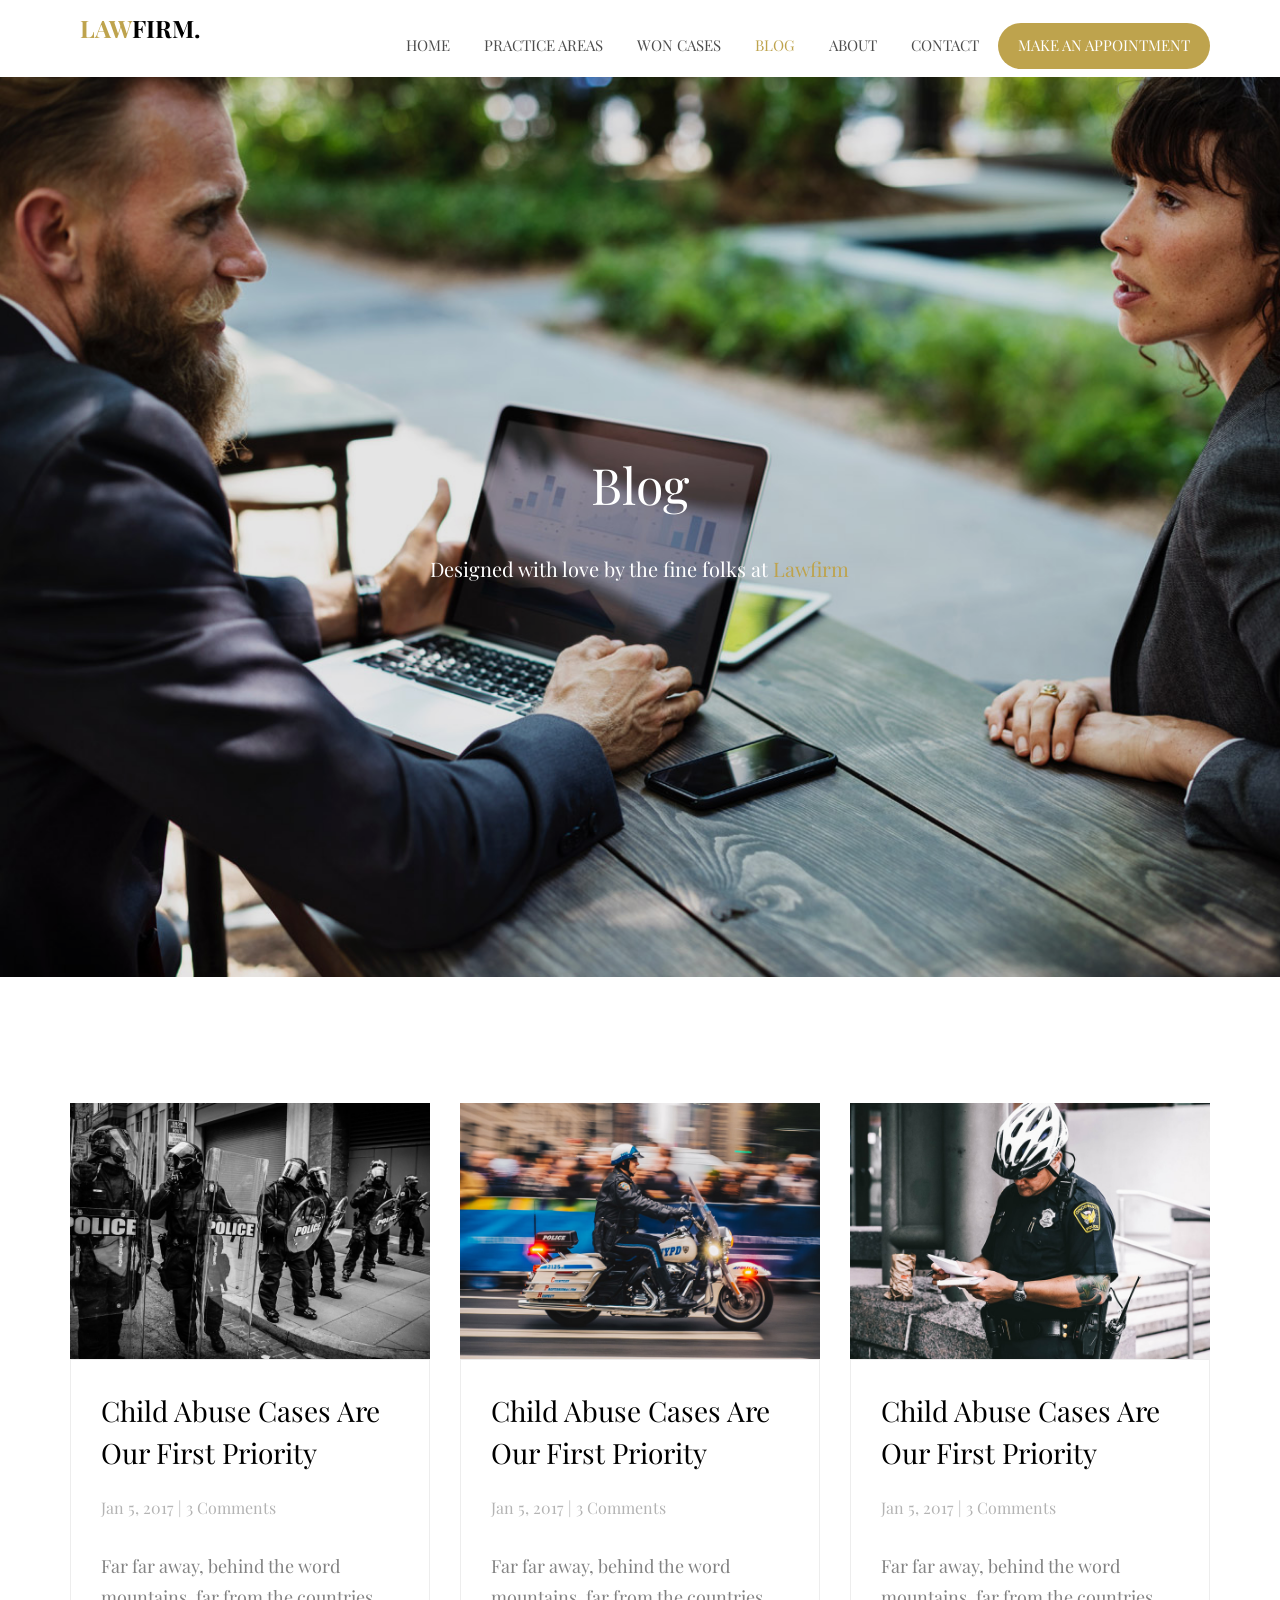
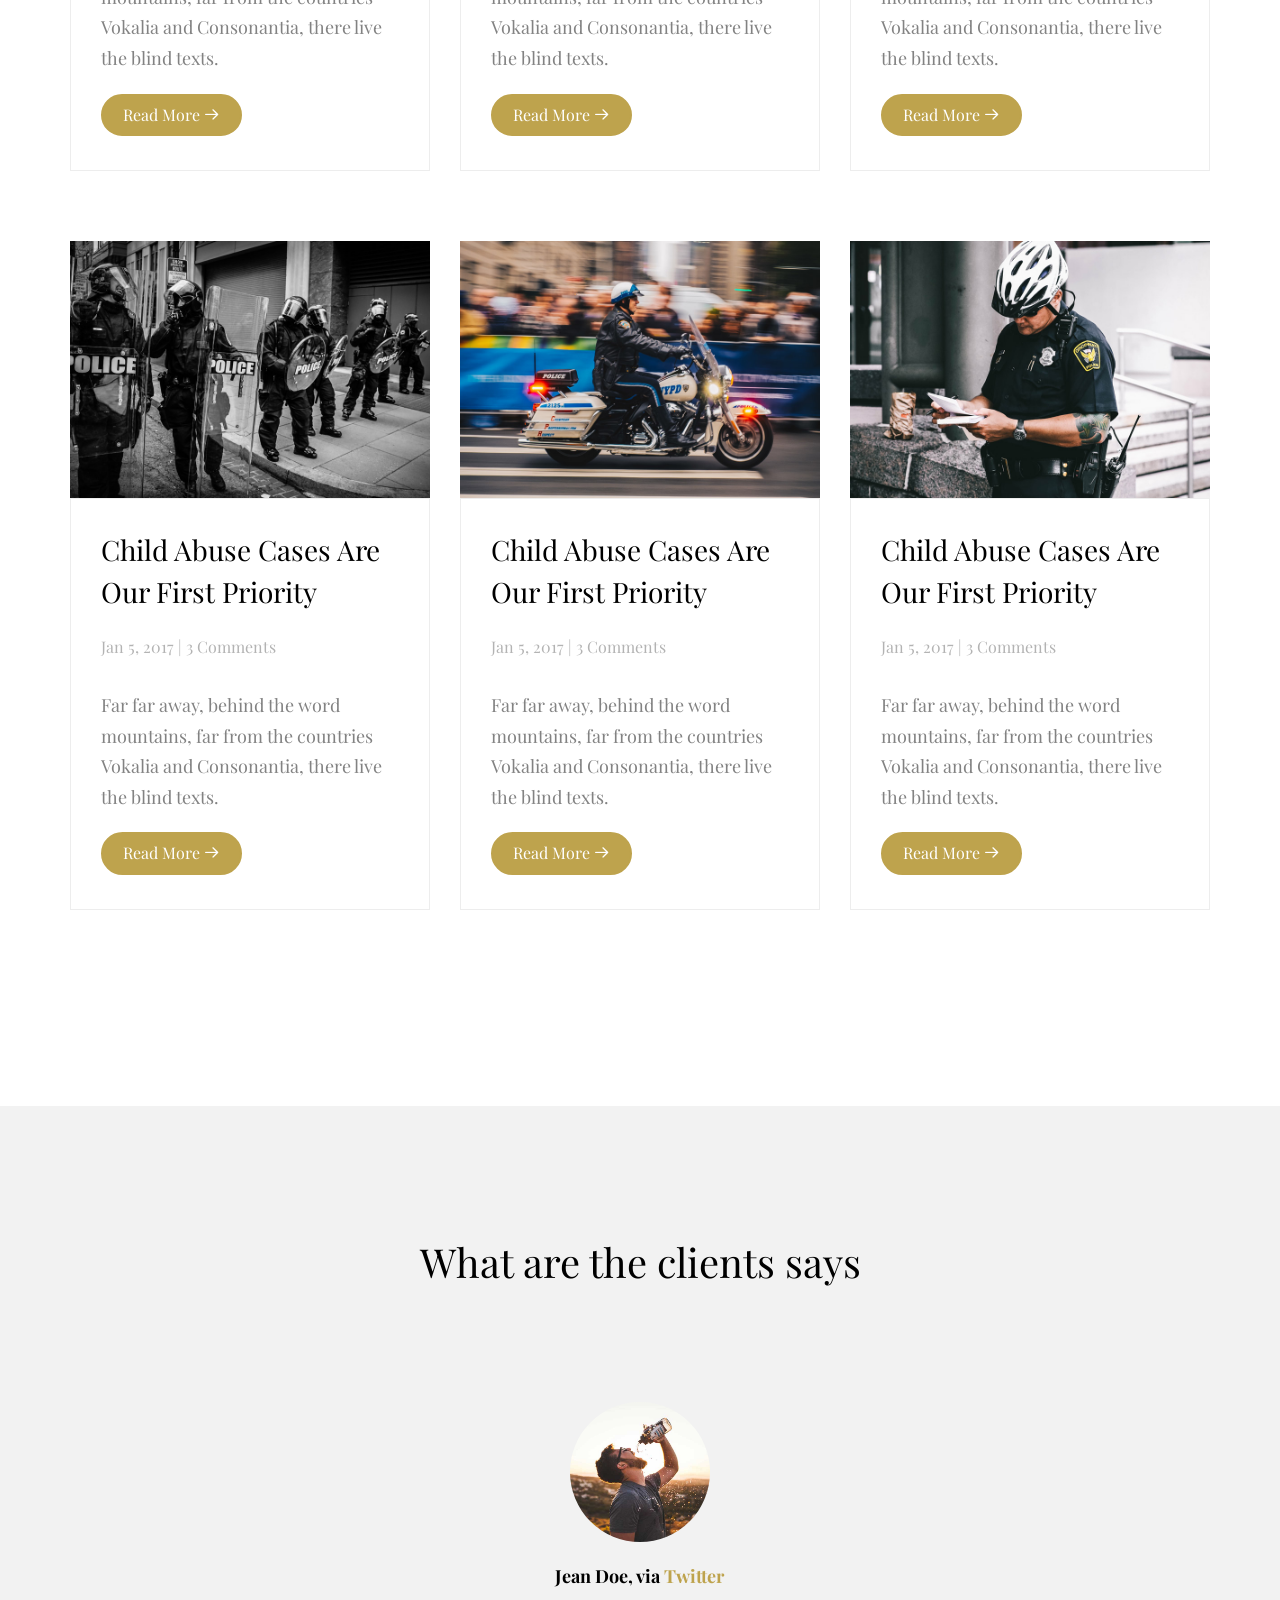
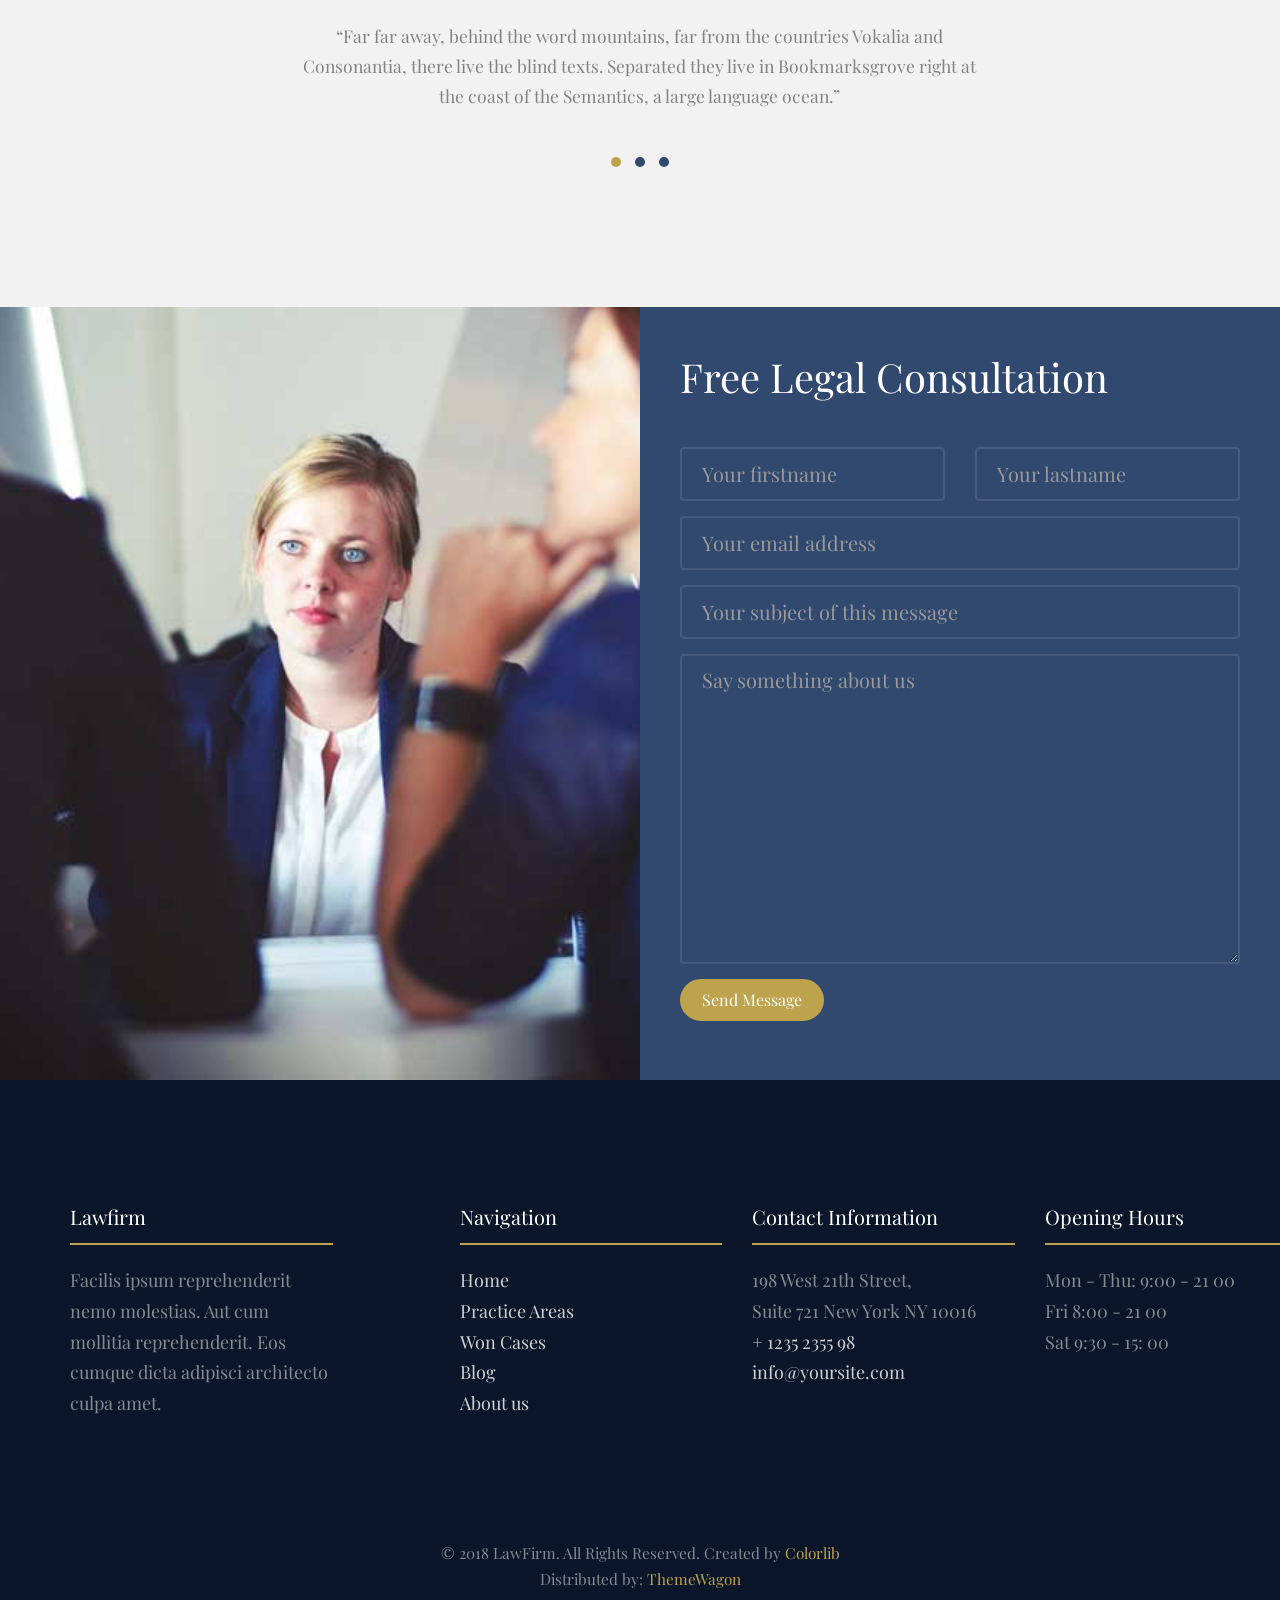
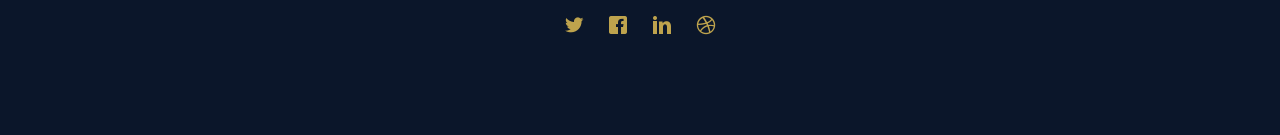
<file: blog.html>
<!DOCTYPE HTML>
<html>
	<head>
	<meta charset="utf-8">
	<meta http-equiv="X-UA-Compatible" content="IE=edge">
	<title>Lawfirm Template</title>
	<meta name="viewport" content="width=device-width, initial-scale=1">
	<meta name="description" content="" />
	<meta name="keywords" content="" />
	<meta name="author" content="" />

  <!-- Facebook and Twitter integration -->
	<meta property="og:title" content=""/>
	<meta property="og:image" content=""/>
	<meta property="og:url" content=""/>
	<meta property="og:site_name" content=""/>
	<meta property="og:description" content=""/>
	<meta name="twitter:title" content="" />
	<meta name="twitter:image" content="" />
	<meta name="twitter:url" content="" />
	<meta name="twitter:card" content="" />

	<link href="https://fonts.googleapis.com/css?family=Playfair+Display:400,700" rel="stylesheet">
	
	<!-- Animate.css -->
	<link rel="stylesheet" href="css/animate.css">
	<!-- Icomoon Icon Fonts-->
	<link rel="stylesheet" href="css/icomoon.css">
	<!-- Bootstrap  -->
	<link rel="stylesheet" href="css/bootstrap.css">

	<!-- Magnific Popup -->
	<link rel="stylesheet" href="css/magnific-popup.css">

	<!-- Owl Carousel  -->
	<link rel="stylesheet" href="css/owl.carousel.min.css">
	<link rel="stylesheet" href="css/owl.theme.default.min.css">
	<!-- Flexslider  -->
	<link rel="stylesheet" href="css/flexslider.css">
	<!-- Flaticons  -->
	<link rel="stylesheet" href="fonts/flaticon/font/flaticon.css">

	<!-- Theme style  -->
	<link rel="stylesheet" href="css/style.css">

	<!-- Modernizr JS -->
	<script src="js/modernizr-2.6.2.min.js"></script>
	<!-- FOR IE9 below -->
	<!--[if lt IE 9]>
	<script src="js/respond.min.js"></script>
	<![endif]-->

	</head>
	<body>
		
	<div class="colorlib-loader"></div>
	
	<div id="page">
	<nav class="colorlib-nav" role="navigation">
		<div class="top-menu">
			<div class="container">
				<div class="row">
					<div class="col-md-2">
						<div id="colorlib-logo"><a href="index.html">Law<span>firm.</span></a></div>
					</div>
					<div class="col-md-10 text-right menu-1">
						<ul>
							<li><a href="index.html">Home</a></li>
							<li><a href="practice.html">Practice Areas</a></li>
							<li><a href="won.html">Won Cases</a></li>
							<li class="has-dropdown active">
								<a href="blog.html">Blog</a>
								<ul class="dropdown">
									<li><a href="#">menu 1</a></li>
									<li><a href="#">menu 2</a></li>
									<li><a href="#">menu 3</a></li>
									<li><a href="#">menu 4</a></li>
								</ul>
							</li>
							<li><a href="about.html">About</a></li>
							<li><a href="contact.html">Contact</a></li>
							<li class="btn-cta"><a href="#"><span>Make an Appointment</span></a></li>
							<!-- <li class="btn-cta"><a href="#"><span>Sign Up</span></a></li> -->
						</ul>
					</div>
				</div>
				
			</div>
		</div>
	</nav>

	<aside id="colorlib-hero" class="js-fullheight">
		<div class="flexslider js-fullheight">
			<ul class="slides">
		   	<li style="background-image: url(images/img_bg_1.jpg);">
		   		<div class="overlay-gradient"></div>
		   		<div class="container">
		   			<div class="col-md-10 col-md-offset-1 text-center js-fullheight slider-text">
		   				<div class="slider-text-inner desc">
		   					<h2 class="heading-section">Blog</h2>
		   					<p class="colorlib-lead">Designed with love by the fine folks at <a href="#" target="_blank">Lawfirm</a></p>
		   				</div>
		   			</div>
		   		</div>
		   	</li>
		  	</ul>
	  	</div>
	</aside>
	
	<div id="colorlib-blog">
		<div class="container">
			<div class="row">
				<div class="col-lg-4 col-md-4">
					<div class="colorlib-blog animate-box">
						<a href="#"><img class="img-responsive" src="images/blog-1.jpg" alt=""></a>
						<div class="blog-text">
							<h3><a href="#">Child Abuse Cases Are Our First Priority</a></h3>
							<p class="meta"><span>Jan 5, 2017</span> | <span>3 Comments</span></p>
							<p>Far far away, behind the word mountains, far from the countries Vokalia and Consonantia, there live the blind texts.</p>
							<a href="#" class="btn btn-primary">Read More <i class="icon-arrow-right"></i></a>
						</div> 
					</div>
				</div>
				<div class="col-lg-4 col-md-4">
					<div class="colorlib-blog animate-box">
						<a href="#"><img class="img-responsive" src="images/blog-2.jpg" alt=""></a>
						<div class="blog-text">
							<h3><a href="#">Child Abuse Cases Are Our First Priority</a></h3>
							<p class="meta"><span>Jan 5, 2017</span> | <span>3 Comments</span></p>
							<p>Far far away, behind the word mountains, far from the countries Vokalia and Consonantia, there live the blind texts.</p>
							<a href="#" class="btn btn-primary">Read More <i class="icon-arrow-right"></i></a>
						</div> 
					</div>
				</div>
				<div class="col-lg-4 col-md-4">
					<div class="colorlib-blog animate-box">
						<a href="#"><img class="img-responsive" src="images/blog-3.jpg" alt=""></a>
						<div class="blog-text">
							<h3><a href="#">Child Abuse Cases Are Our First Priority</a></h3>
							<p class="meta"><span>Jan 5, 2017</span> | <span>3 Comments</span></p>
							<p>Far far away, behind the word mountains, far from the countries Vokalia and Consonantia, there live the blind texts.</p>
							<a href="#" class="btn btn-primary">Read More <i class="icon-arrow-right"></i></a>
						</div> 
					</div>
				</div>
				<div class="col-lg-4 col-md-4">
					<div class="colorlib-blog animate-box">
						<a href="#"><img class="img-responsive" src="images/blog-1.jpg" alt=""></a>
						<div class="blog-text">
							<h3><a href="#">Child Abuse Cases Are Our First Priority</a></h3>
							<p class="meta"><span>Jan 5, 2017</span> | <span>3 Comments</span></p>
							<p>Far far away, behind the word mountains, far from the countries Vokalia and Consonantia, there live the blind texts.</p>
							<a href="#" class="btn btn-primary">Read More <i class="icon-arrow-right"></i></a>
						</div> 
					</div>
				</div>
				<div class="col-lg-4 col-md-4">
					<div class="colorlib-blog animate-box">
						<a href="#"><img class="img-responsive" src="images/blog-2.jpg" alt=""></a>
						<div class="blog-text">
							<h3><a href="#">Child Abuse Cases Are Our First Priority</a></h3>
							<p class="meta"><span>Jan 5, 2017</span> | <span>3 Comments</span></p>
							<p>Far far away, behind the word mountains, far from the countries Vokalia and Consonantia, there live the blind texts.</p>
							<a href="#" class="btn btn-primary">Read More <i class="icon-arrow-right"></i></a>
						</div> 
					</div>
				</div>
				<div class="col-lg-4 col-md-4">
					<div class="colorlib-blog animate-box">
						<a href="#"><img class="img-responsive" src="images/blog-3.jpg" alt=""></a>
						<div class="blog-text">
							<h3><a href="#">Child Abuse Cases Are Our First Priority</a></h3>
							<p class="meta"><span>Jan 5, 2017</span> | <span>3 Comments</span></p>
							<p>Far far away, behind the word mountains, far from the countries Vokalia and Consonantia, there live the blind texts.</p>
							<a href="#" class="btn btn-primary">Read More <i class="icon-arrow-right"></i></a>
						</div> 
					</div>
				</div>
			</div>
		</div>
	</div>

	<div id="colorlib-testimonial" class="colorlib-bg-section">
		<div class="container">
			<div class="row animate-box">
				<div class="col-md-6 col-md-offset-3 text-center colorlib-heading">
					<h2>What are the clients says</h2>
				</div>
			</div>
			<div class="row">
				<div class="col-md-10 col-md-offset-1">
					<div class="row animate-box">
						<div class="owl-carousel owl-carousel-fullwidth">
							<div class="item">
								<div class="testimony-slide active text-center">
									<figure>
										<img src="images/user-1.jpg" alt="user">
									</figure>
									<span>Jean Doe, via <a href="#" class="twitter">Twitter</a></span>
									<blockquote>
										<p>&ldquo;Far far away, behind the word mountains, far from the countries Vokalia and Consonantia, there live the blind texts. Separated they live in Bookmarksgrove right at the coast of the Semantics, a large language ocean.&rdquo;</p>
									</blockquote>
								</div>
							</div>
							<div class="item">
								<div class="testimony-slide active text-center">
									<figure>
										<img src="images/user-1.jpg" alt="user">
									</figure>
									<span>John Doe, via <a href="#" class="twitter">Twitter</a></span>
									<blockquote>
										<p>&ldquo;Separated they live in Bookmarksgrove right at the coast of the Semantics, a large language ocean.&rdquo;</p>
									</blockquote>
								</div>
							</div>
							<div class="item">
								<div class="testimony-slide active text-center">
									<figure>
										<img src="images/user-1.jpg" alt="user">
									</figure>
									<span>John Doe, via <a href="#" class="twitter">Twitter</a></span>
									<blockquote>
										<p>&ldquo;Far from the countries Vokalia and Consonantia, there live the blind texts. Separated they live in Bookmarksgrove right at the coast of the Semantics, a large language ocean.&rdquo;</p>
									</blockquote>
								</div>
							</div>
						</div>
					</div>
				</div>
			</div>
		</div>
	</div>

	<div id="colorlib-consult">
		<div class="video colorlib-video" style="background-image: url(images/video.jpg);" data-stellar-background-ratio="0.5">
		</div>
		<div class="choose choose-form animate-box">
			<div class="colorlib-heading">
				<h2>Free Legal Consultation</h2>
			</div>
			<form action="#">
				<div class="row form-group">
					<div class="col-md-6">
						<!-- <label for="fname">First Name</label> -->
						<input type="text" id="fname" class="form-control" placeholder="Your firstname">
					</div>
					<div class="col-md-6">
						<!-- <label for="lname">Last Name</label> -->
						<input type="text" id="lname" class="form-control" placeholder="Your lastname">
					</div>
				</div>

				<div class="row form-group">
					<div class="col-md-12">
						<!-- <label for="email">Email</label> -->
						<input type="text" id="email" class="form-control" placeholder="Your email address">
					</div>
				</div>

				<div class="row form-group">
					<div class="col-md-12">
						<!-- <label for="subject">Subject</label> -->
						<input type="text" id="subject" class="form-control" placeholder="Your subject of this message">
					</div>
				</div>

				<div class="row form-group">
					<div class="col-md-12">
						<!-- <label for="message">Message</label> -->
						<textarea name="message" id="message" cols="30" rows="10" class="form-control" placeholder="Say something about us"></textarea>
					</div>
				</div>
				<div class="form-group">
					<input type="submit" value="Send Message" class="btn btn-primary">
				</div>

			</form>	
		</div>
	</div>


	
	<footer id="colorlib-footer" role="contentinfo">
		<div class="container">
			<div class="row row-pb-md">
				<div class="col-md-3 colorlib-widget">
					<h4>Lawfirm</h4>
					<p>Facilis ipsum reprehenderit nemo molestias. Aut cum mollitia reprehenderit. Eos cumque dicta adipisci architecto culpa amet.</p>
				</div>
				<div class="col-md-3 col-md-push-1">
					<h4>Navigation</h4>
					<ul class="colorlib-footer-links">
						<li><a href="#">Home</a></li>
						<li><a href="#">Practice Areas</a></li>
						<li><a href="#">Won Cases</a></li>
						<li><a href="#">Blog</a></li>
						<li><a href="#">About us</a></li>
					</ul>
				</div>

				<div class="col-md-3 col-md-push-1">
					<h4>Contact Information</h4>
					<ul class="colorlib-footer-links">
						<li>198 West 21th Street, <br> Suite 721 New York NY 10016</li>
						<li><a href="tel://1234567920">+ 1235 2355 98</a></li>
						<li><a href="mailto:info@yoursite.com">info@yoursite.com</a></li>
					</ul>
				</div>

				<div class="col-md-3 col-md-push-1">
					<h4>Opening Hours</h4>
					<ul class="colorlib-footer-links">
						<li>Mon - Thu: 9:00 - 21 00</li>
						<li>Fri 8:00 - 21 00</li>
						<li>Sat 9:30 - 15: 00</li>
					</ul>
				</div>

			</div>

			<div class="row copyright">
				<div class="col-md-12 text-center">
					<p>
					<small class="block">&copy; 2018 LawFirm. All Rights Reserved. Created by <a href="https://colorlib.com/" target="_blank">Colorlib</a></small> 
					<small class="block">Distributed by: <a href="https://themewagon.com/" target="_blank">ThemeWagon</a></small>
					</p>
					<p>
						<ul class="colorlib-social-icons">
							<li><a href="#"><i class="icon-twitter"></i></a></li>
							<li><a href="#"><i class="icon-facebook"></i></a></li>
							<li><a href="#"><i class="icon-linkedin"></i></a></li>
							<li><a href="#"><i class="icon-dribbble"></i></a></li>
						</ul>
					</p>
				</div>
			</div>

		</div>
	</footer>
	</div>

	<div class="gototop js-top">
		<a href="#" class="js-gotop"><i class="icon-arrow-up"></i></a>
	</div>
	
	<!-- jQuery -->
	<script src="js/jquery.min.js"></script>
	<!-- jQuery Easing -->
	<script src="js/jquery.easing.1.3.js"></script>
	<!-- Bootstrap -->
	<script src="js/bootstrap.min.js"></script>
	<!-- Waypoints -->
	<script src="js/jquery.waypoints.min.js"></script>
	<!-- Stellar Parallax -->
	<script src="js/jquery.stellar.min.js"></script>
	<!-- Carousel -->
	<script src="js/owl.carousel.min.js"></script>
	<!-- Flexslider -->
	<script src="js/jquery.flexslider-min.js"></script>
	<!-- countTo -->
	<script src="js/jquery.countTo.js"></script>
	<!-- Magnific Popup -->
	<script src="js/jquery.magnific-popup.min.js"></script>
	<script src="js/magnific-popup-options.js"></script>
	<!-- Main -->
	<script src="js/main.js"></script>

	</body>
</html>
</file>
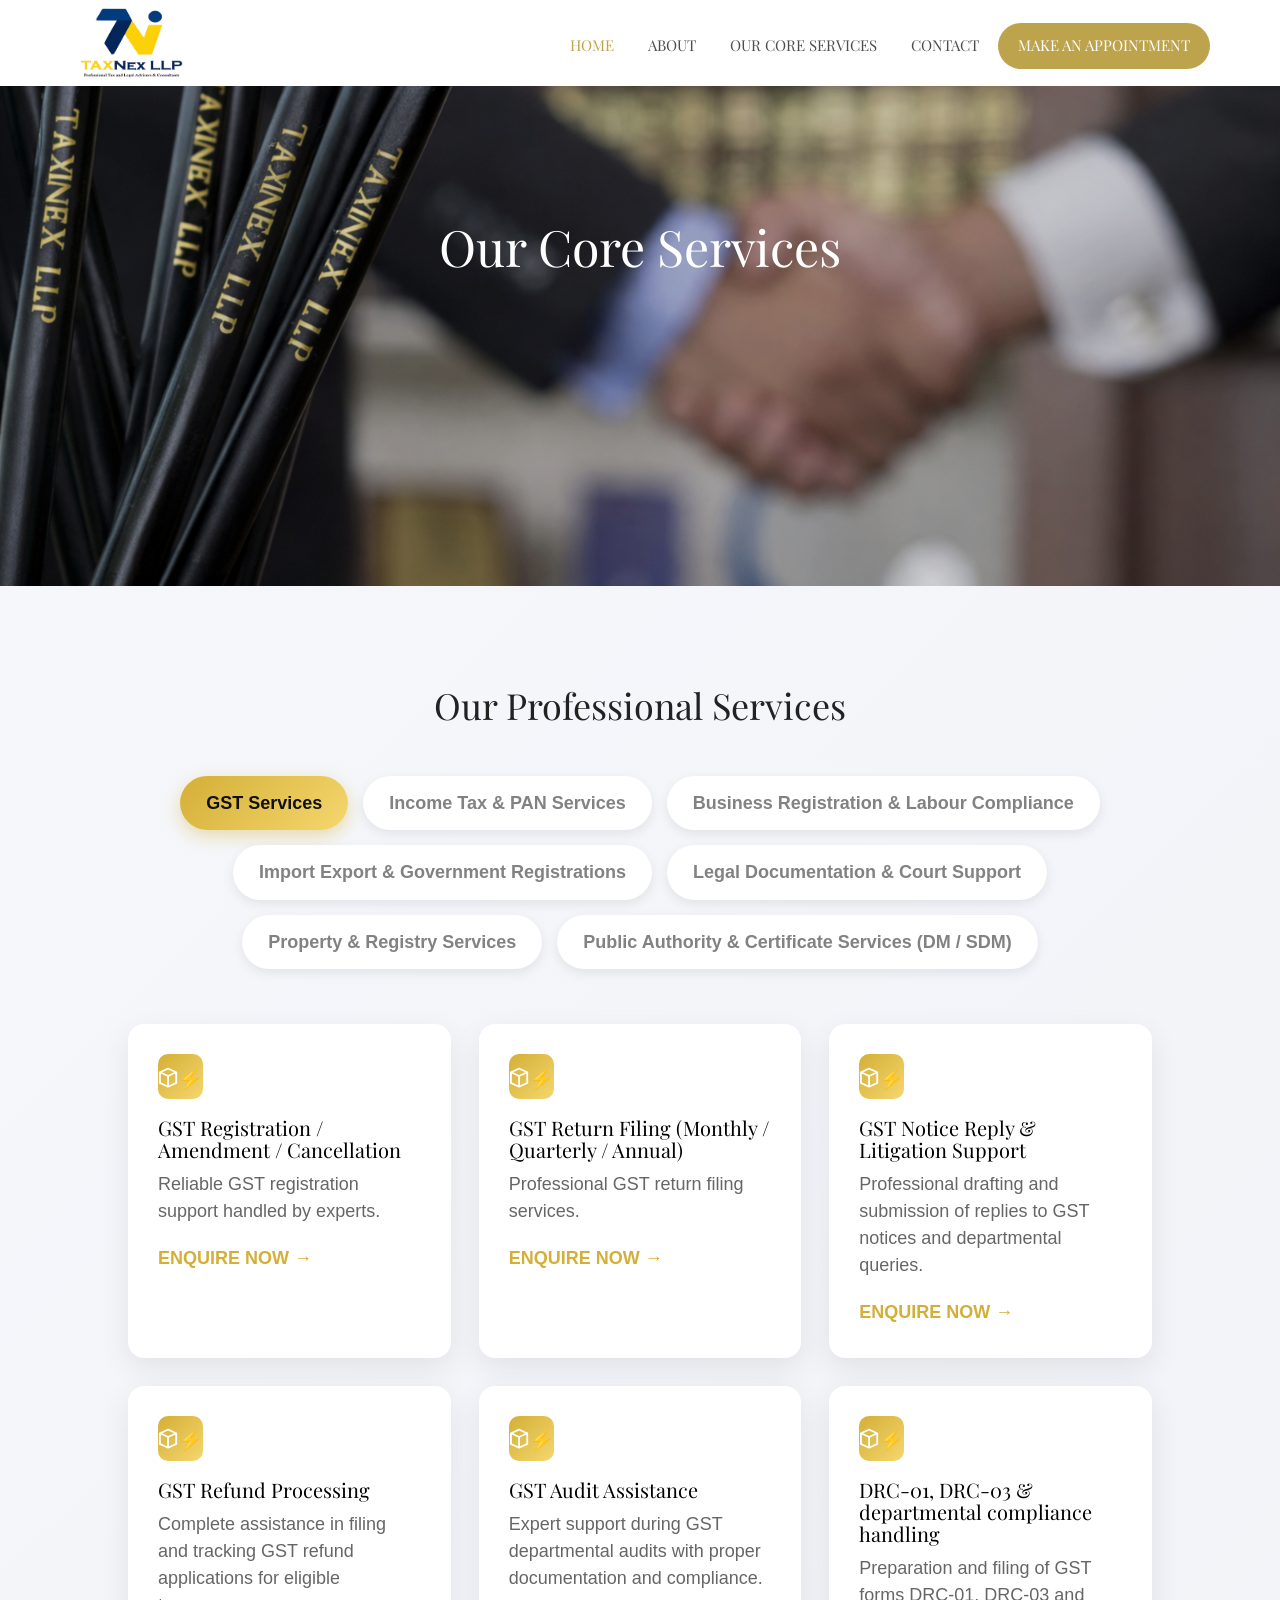
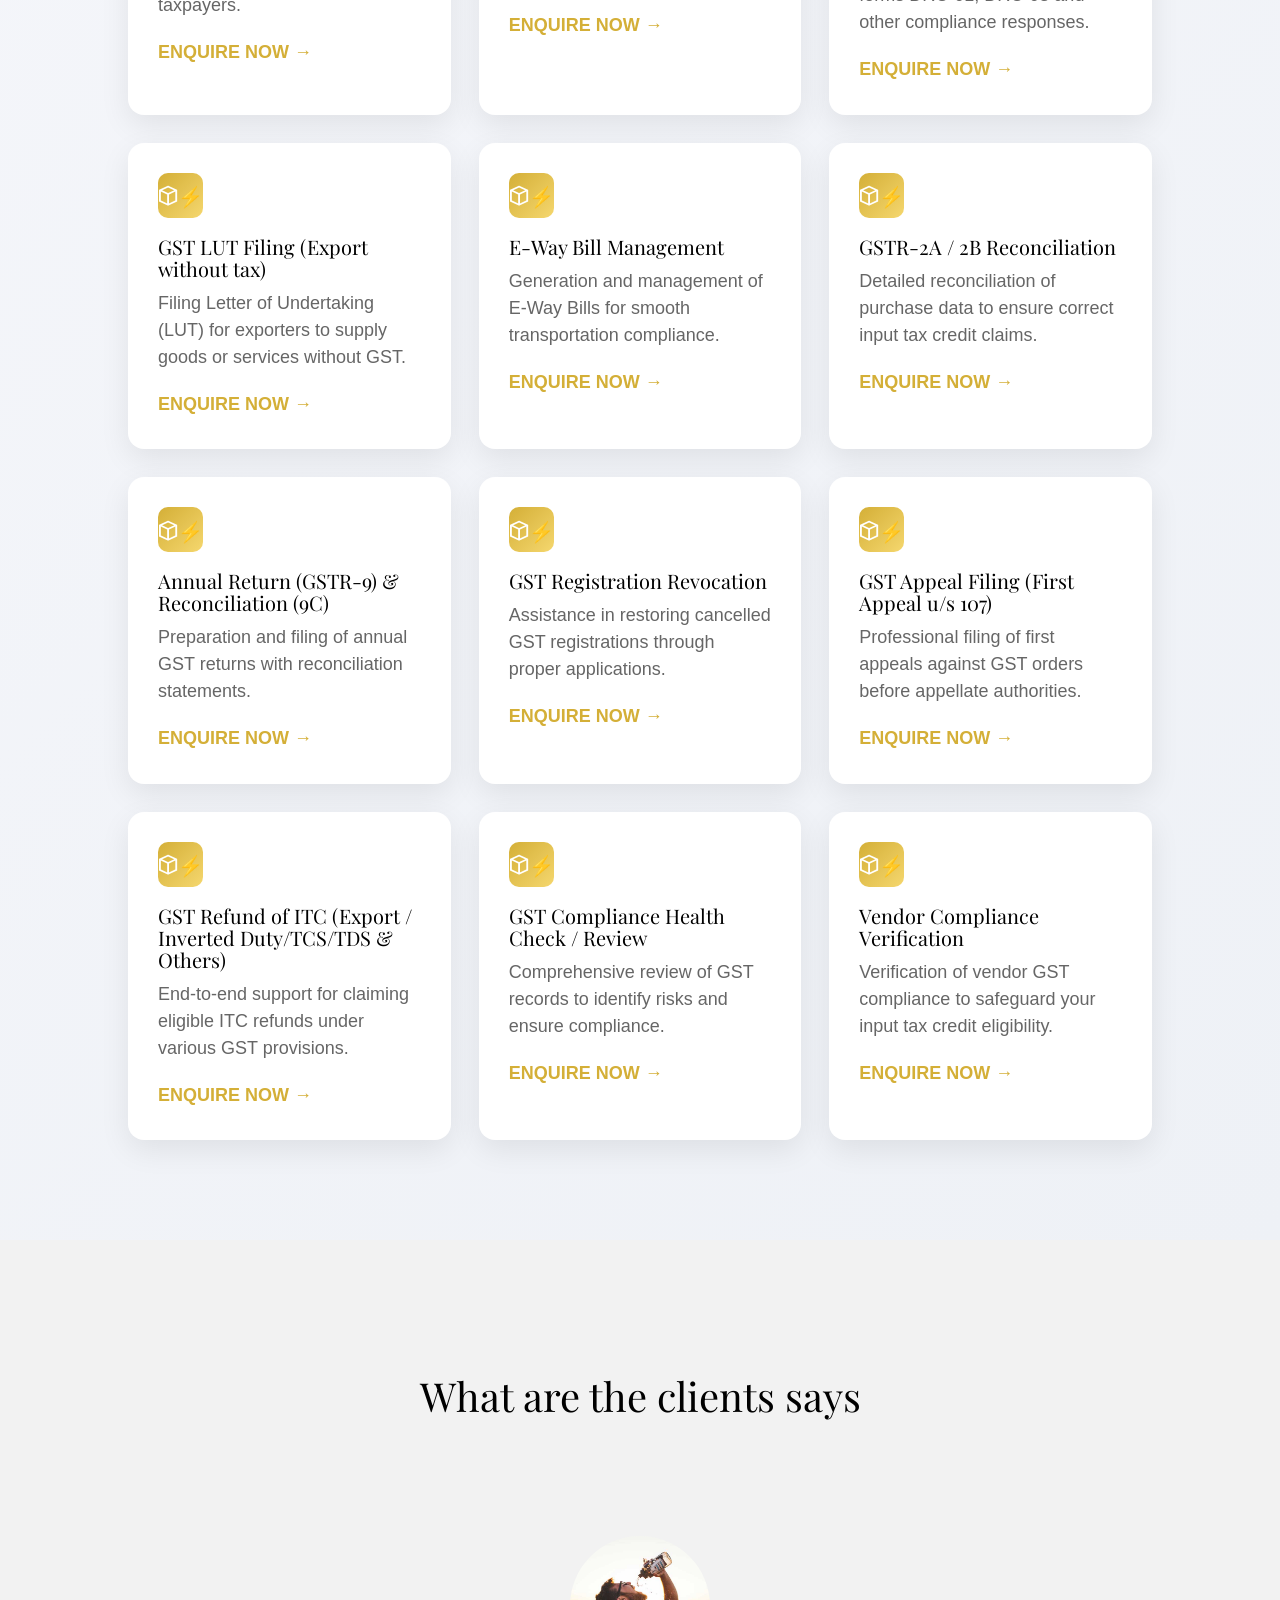
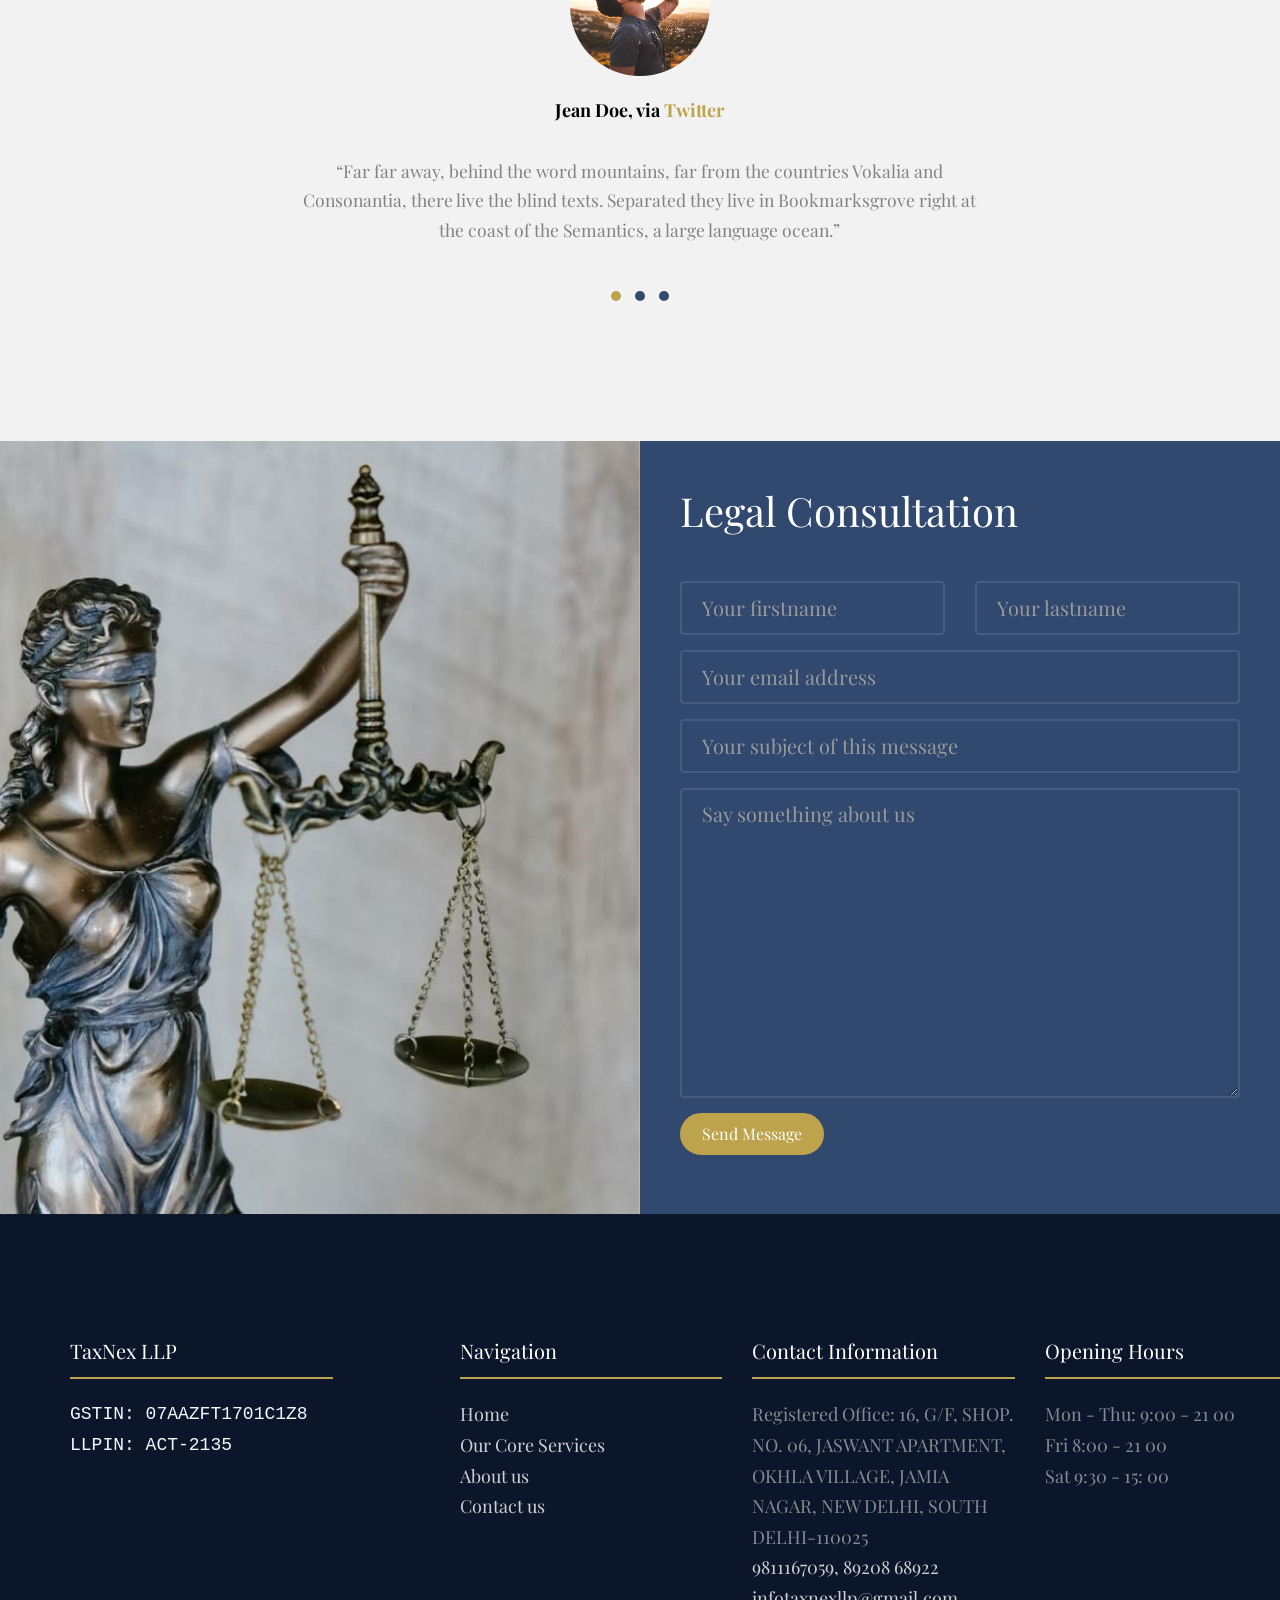
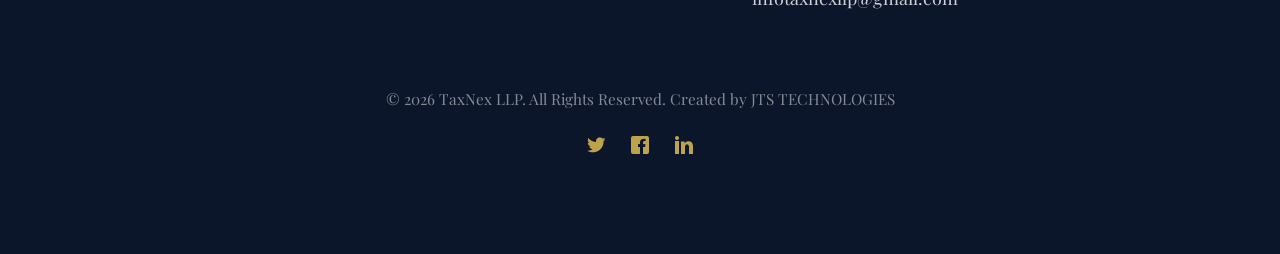
<file: practice.html>
<!DOCTYPE HTML>
<html>
	<head>
	<meta charset="utf-8">
	<meta http-equiv="X-UA-Compatible" content="IE=edge">
	<title>TaxNex LLP</title>
	<meta name="viewport" content="width=device-width, initial-scale=1">
	<meta name="description" content="" />
	<meta name="keywords" content="" />
	<meta name="author" content="" />

  <!-- Facebook and Twitter integration -->
	<meta property="og:title" content=""/>
	<meta property="og:image" content=""/>
	<meta property="og:url" content=""/>
	<meta property="og:site_name" content=""/>
	<meta property="og:description" content=""/>
	<meta name="twitter:title" content="" />
	<meta name="twitter:image" content="" />
	<meta name="twitter:url" content="" />
	<meta name="twitter:card" content="" />

	<link href="https://fonts.googleapis.com/css?family=Playfair+Display:400,700" rel="stylesheet">
	
	<!-- Animate.css -->
	<link rel="stylesheet" href="css/animate.css">
	<!-- Icomoon Icon Fonts-->
	<link rel="stylesheet" href="css/icomoon.css">
	<!-- Bootstrap  -->
	<link rel="stylesheet" href="css/bootstrap.css">

	<!-- Magnific Popup -->
	<link rel="stylesheet" href="css/magnific-popup.css">

	<!-- Owl Carousel  -->
	<link rel="stylesheet" href="css/owl.carousel.min.css">
	<link rel="stylesheet" href="css/owl.theme.default.min.css">
	<!-- Flexslider  -->
	<link rel="stylesheet" href="css/flexslider.css">
	<!-- Flaticons  -->
	<link rel="stylesheet" href="fonts/flaticon/font/flaticon.css">

	<!-- Theme style  -->
	<link rel="stylesheet" href="css/style.css">

	<!-- Modernizr JS -->
	<script src="js/modernizr-2.6.2.min.js"></script>
	<!-- FOR IE9 below -->
	<!--[if lt IE 9]>
	<script src="js/respond.min.js"></script>
	<![endif]-->


	<style>
	

.ultra-services{
padding:100px 10%;
font-family:Arial, Helvetica, sans-serif;
background:linear-gradient(135deg,#f6f7fb,#eef1f6);
}

.ultra-title{
text-align:center;
font-size:36px;
margin-bottom:50px;
color:#222;
}


/* BUTTONS */

.ultra-tabs{
display:flex;
justify-content:center;
flex-wrap:wrap;
gap:15px;
margin-bottom:55px;
}

.ultra-btn{
padding:12px 26px;
border-radius:30px;
border:none;
font-weight:600;
cursor:pointer;
background:white;
box-shadow:0 4px 12px rgba(0,0,0,0.08);
transition:all .35s ease;
}

.ultra-btn:hover{
transform:translateY(-2px);
}

.active-btn{
background:linear-gradient(135deg,#d4af37,#f5d76e);
color:#111;
box-shadow:0 6px 18px rgba(212,175,55,0.4);
}


/* GRID */

.ultra-grid{
display:grid;
grid-template-columns:repeat(auto-fit,minmax(270px,1fr));
gap:28px;
}


/* CARD */

.ultra-card{
background:white;
padding:30px;
border-radius:16px;
box-shadow:0 10px 30px rgba(0,0,0,0.08);
transition:all .4s ease;
position:relative;
overflow:hidden;
}

.ultra-card::before{
content:"";
position:absolute;
top:0;
left:0;
width:100%;
height:4px;
background:linear-gradient(90deg,#d4af37,#f5d76e);
opacity:0;
transition:.3s;
}

.ultra-card:hover::before{
opacity:1;
}

.ultra-card:hover{
transform:translateY(-10px) scale(1.02);
box-shadow:0 20px 40px rgba(0,0,0,0.12);
}


/* ICON */

.icon-box{
width:45px;
height:45px;
border-radius:10px;
display:flex;
align-items:center;
justify-content:center;
background:linear-gradient(135deg,#d4af37,#f5d76e);
color:white;
font-size:20px;
margin-bottom:18px;
}


/* TEXT */

.ultra-card h3{
margin-bottom:10px;
font-size:20px;
}

.ultra-card p{
color:#666;
margin-bottom:18px;
line-height:1.5;
}

.ultra-card a{
text-decoration:none;
color:#d4af37;
font-weight:600;
}


/* ANIMATION */

.hidden-card{
opacity:0;
transform:scale(.9);
pointer-events:none;
display:none;
}
	</style>

	<script>
	
	</script>
	</head>
	<body>
		
	<div class="colorlib-loader"></div>
	
	<div id="page">
	<nav class="colorlib-nav" role="navigation">
		<div class="top-menu">
			<div class="container">
				<div class="row">
					<div class="col-md-2">
						<div id="colorlib-logo">
							<a href="index.html"><img src="./images/image-removebg-preview.png" height="70px" alt=""></span></a></div>
							 <!-- <img src="./images/image-removebg-preview.png" alt=""> -->
					</div>
					<div class="col-md-10 text-right menu-1">
						<ul>
							<li class="active"><a href="index.html">Home</a></li>
							<li><a href="about.html">About</a></li>
							<li><a href="practice.html">Our Core Services</a></li>
							<!-- <li><a href="won.html">Won Cases</a></li> -->
							<!-- <li class="has-dropdown">
								<a href="blog.html">Blog</a>
								<ul class="dropdown">
									<li><a href="#">menu 1</a></li>
									<li><a href="#">menu 2</a></li>
									<li><a href="#">menu 3</a></li>
									<li><a href="#">menu 4</a></li>
								</ul>
							</li> -->
							<li><a href="contact.html">Contact</a></li>
							<li class="btn-cta"><a href="#colorlib-consult"><span>Make an Appointment</span></a></li>
							<!-- <li class="btn-cta"><a href="#"><span>Sign Up</span></a></li> -->
						</ul>
					</div>
				</div>
				
			</div>
		</div>
	</nav>

	<aside id="colorlib-hero">
		<div class="flexslider">
			<ul class="slides">
		   	<li style="background-image: url(images/banner/Mar\ 7\,\ 2026\,\ 01_05_10\ PM\ \(1\).png);">
		   		<div class="overlay-gradient"></div>
		   		<div class="container">
		   			<div class="col-md-10 col-md-offset-1 text-center slider-text">
		   				<div class="slider-text-inner desc">
		   					<h2 class="heading-section">Our Core Services</h2>
		   					<!-- <p class="colorlib-lead">Designed with love by the fine folks at <a href="#" target="_blank">Lawfirm</a></p> -->
		   				</div>
		   			</div>
		   		</div>
		   	</li>
		  	</ul>
	  	</div>
	</aside>

	<section class="ultra-services">

<h2 class="ultra-title">Our Professional Services</h2>

<div class="ultra-tabs">

<button class="ultra-btn active-btn" data-filter="gst">GST Services</button>
<button class="ultra-btn" data-filter="tax">Income Tax & PAN Services</button>
<button class="ultra-btn" data-filter="business">Business Registration & Labour Compliance</button>
<!-- <button class="ultra-btn" data-filter="property">Property Doc.& & Labour Compliance</button> -->
<button class="ultra-btn" data-filter="import"> Import Export & Government Registrations</button>
<button class="ultra-btn" data-filter="legal"> Legal Documentation & Court Support</button>
<button class="ultra-btn" data-filter="registry">  Property & Registry Services</button>
<button class="ultra-btn" data-filter="public">  Public Authority & Certificate Services (DM / SDM)</button>

</div>


<div class="ultra-grid">

<div class="ultra-card" data-category="gst">
<div class="icon-box">⚡</div>
<h3>GST Registration / Amendment / Cancellation</h3>
<p>Reliable GST registration support handled by experts.</p>
<a href="#colorlib-consult">ENQUIRE NOW →</a>
</div>

<div class="ultra-card" data-category="gst">
<div class="icon-box">⚡</div>
<h3>GST Return Filing (Monthly / Quarterly / Annual)</h3>
<p>Professional GST return filing services.</p>
<a href="#colorlib-consult">ENQUIRE NOW →</a>
</div>
<div class="ultra-card" data-category="gst">
<div class="icon-box">⚡</div>
<h3>GST Notice Reply & Litigation Support</h3>
<p>Professional drafting and submission of replies to GST notices and departmental queries.</p>
<a href="#colorlib-consult">ENQUIRE NOW →</a>
</div>

<div class="ultra-card" data-category="gst">
<div class="icon-box">⚡</div>
<h3>GST Refund Processing</h3>
<p>Complete assistance in filing and tracking GST refund applications for eligible taxpayers.</p>
<a href="#colorlib-consult">ENQUIRE NOW →</a>
</div>

<div class="ultra-card" data-category="gst">
<div class="icon-box">⚡</div>
<h3>GST Audit Assistance</h3>
<p>Expert support during GST departmental audits with proper documentation and compliance.</p>
<a href="#colorlib-consult">ENQUIRE NOW →</a>
</div>

<div class="ultra-card" data-category="gst">
<div class="icon-box">⚡</div>
<h3>DRC-01, DRC-03 & departmental compliance handling</h3>
<p>Preparation and filing of GST forms DRC-01, DRC-03 and other compliance responses.</p>
<a href="#colorlib-consult">ENQUIRE NOW →</a>
</div>

<div class="ultra-card" data-category="gst">
<div class="icon-box">⚡</div>
<h3>GST LUT Filing (Export without tax)</h3>
<p>Filing Letter of Undertaking (LUT) for exporters to supply goods or services without GST.</p>
<a href="#colorlib-consult">ENQUIRE NOW →</a>
</div>

<div class="ultra-card" data-category="gst">
<div class="icon-box">⚡</div>
<h3>E-Way Bill Management</h3>
<p>Generation and management of E-Way Bills for smooth transportation compliance.</p>
<a href="#colorlib-consult">ENQUIRE NOW →</a>
</div>

<div class="ultra-card" data-category="gst">
<div class="icon-box">⚡</div>
<h3>GSTR-2A / 2B Reconciliation</h3>
<p>Detailed reconciliation of purchase data to ensure correct input tax credit claims.</p>
<a href="#colorlib-consult">ENQUIRE NOW →</a>
</div>

<div class="ultra-card" data-category="gst">
<div class="icon-box">⚡</div>
<h3>Annual Return (GSTR-9) & Reconciliation (9C)</h3>
<p>Preparation and filing of annual GST returns with reconciliation statements.</p>
<a href="#colorlib-consult">ENQUIRE NOW →</a>
</div>

<div class="ultra-card" data-category="gst">
<div class="icon-box">⚡</div>
<h3>GST Registration Revocation</h3>
<p>Assistance in restoring cancelled GST registrations through proper applications.</p>
<a href="#colorlib-consult">ENQUIRE NOW →</a>
</div>

<div class="ultra-card" data-category="gst">
<div class="icon-box">⚡</div>
<h3>GST Appeal Filing (First Appeal u/s 107)</h3>
<p>Professional filing of first appeals against GST orders before appellate authorities.</p>
<a href="#colorlib-consult">ENQUIRE NOW →</a>
</div>

<div class="ultra-card" data-category="gst">
<div class="icon-box">⚡</div>
<h3>GST Refund of ITC (Export / Inverted Duty/TCS/TDS & Others)</h3>
<p>End-to-end support for claiming eligible ITC refunds under various GST provisions.</p>
<a href="#colorlib-consult">ENQUIRE NOW →</a>
</div>

<div class="ultra-card" data-category="gst">
<div class="icon-box">⚡</div>
<h3>GST Compliance Health Check / Review</h3>
<p>Comprehensive review of GST records to identify risks and ensure compliance.</p>
<a href="#colorlib-consult">ENQUIRE NOW →</a>
</div>

<div class="ultra-card" data-category="gst">
<div class="icon-box">⚡</div>
<h3>Vendor Compliance Verification</h3>
<p>Verification of vendor GST compliance to safeguard your input tax credit eligibility.</p>
<a href="#colorlib-consult">ENQUIRE NOW →</a>
</div>


<div class="ultra-card" data-category="tax">
<div class="icon-box">📄</div>
<h3>ITR Filing (Individual / Proprietor / Firm / Company)</h3>
<p>Fast and secure income tax return filing.</p>
<a href="#colorlib-consult">ENQUIRE NOW →</a>
</div>

<div class="ultra-card" data-category="tax">
<div class="icon-box">📊</div>
<h3>Tax Planning & Advisory </h3>
<p>Smart tax planning strategies.</p>
<a href="#colorlib-consult">ENQUIRE NOW →</a>
</div>

<div class="ultra-card" data-category="tax">
<div class="icon-box">📊</div>
<h3>Income Tax Notice Reply</h3>
<p>Professional drafting and submission of replies to income tax notices and departmental queries.</p>
<a href="#colorlib-consult">ENQUIRE NOW →</a>
</div>

<div class="ultra-card" data-category="tax">
<div class="icon-box">📊</div>
<h3>TDS Return Filing & Compliance</h3>
<p>Accurate filing of quarterly TDS returns and complete TDS compliance management.</p>
<a href="#colorlib-consult">ENQUIRE NOW →</a>
</div>

<div class="ultra-card" data-category="tax">
<div class="icon-box">📊</div>
<h3>ESIC & EPFO Compliances</h3>
<p>Support for ESIC and EPFO registrations, filings, and ongoing compliance requirements.</p>
<a href="#colorlib-consult">ENQUIRE NOW →</a>
</div>

<div class="ultra-card" data-category="tax">
<div class="icon-box">📊</div>
<h3>Business Income Computation</h3>
<p>Professional computation of business income for accurate tax reporting and filing.</p>
<a href="#colorlib-consult">ENQUIRE NOW →</a>
</div>

<div class="ultra-card" data-category="tax">
<div class="icon-box">📊</div>
<h3>PAN Application / Correction / Update</h3>
<p>Assistance with new PAN applications, corrections, and updates in PAN records.</p>
<a href="#colorlib-consult">ENQUIRE NOW →</a>
</div>

<div class="ultra-card" data-category="tax">
<div class="icon-box">📊</div>
<h3>Tax Audit (u/s 44AB coordination)</h3>
<p>Coordination and preparation of documents required for tax audits under section 44AB.</p>
<a href="#colorlib-consult">ENQUIRE NOW →</a>
</div>

<div class="ultra-card" data-category="tax">
<div class="icon-box">📊</div>
<h3>15CA / 15CB Certification Assistance</h3>
<p>Support for foreign remittance documentation including Form 15CA and CA certification.</p>
<a href="#colorlib-consult">ENQUIRE NOW →</a>
</div>

<div class="ultra-card" data-category="tax">
<div class="icon-box">📊</div>
<h3>Capital Gain Computation</h3>
<p>Accurate calculation of capital gains tax on property, shares, and other investments.</p>
<a href="#colorlib-consult">ENQUIRE NOW →</a>
</div>

<div class="ultra-card" data-category="tax">
<div class="icon-box">📊</div>
<h3>Form 26AS & AIS Reconciliation</h3>
<p>Detailed reconciliation of Form 26AS and AIS to ensure correct income reporting.</p>
<a href="#colorlib-consult">ENQUIRE NOW →</a>
</div>

<div class="ultra-card" data-category="tax">
<div class="icon-box">📊</div>
<h3>Income Tax Appeal Filing (CIT(A))</h3>
<p>Preparation and filing of appeals before Commissioner of Income Tax (Appeals).</p>
<a href="#colorlib-consult">ENQUIRE NOW →</a>
</div>

<div class="ultra-card" data-category="tax">
<div class="icon-box">📊</div>
<h3>Lower TDS Certificate Application</h3>
<p>Application and documentation support for obtaining lower or nil TDS certificates.</p>
<a href="#colorlib-consult">ENQUIRE NOW →</a>
</div>

<div class="ultra-card" data-category="tax">
<div class="icon-box">📊</div>
<h3>Advance Tax Planning</h3>
<p>Strategic planning of advance tax payments to reduce interest and penalties.</p>
<a href="#colorlib-consult">ENQUIRE NOW →</a>
</div>

<div class="ultra-card" data-category="tax">
<div class="icon-box">📊</div>
<h3>NRI Taxation Assistance</h3>
<p>Expert guidance on Indian tax obligations, filing, and compliance for NRIs.</p>
<a href="#colorlib-consult">ENQUIRE NOW →</a>
</div>

<div class="ultra-card" data-category="tax">
<div class="icon-box">📊</div>
<h3>Form 10B / 10BB (Trust Compliance Support)</h3>
<p>Support for audit reports and compliance filings for trusts and charitable institutions.</p>
<a href="#colorlib-consult">ENQUIRE NOW →</a>
</div>


<div class="ultra-card" data-category="business">
<div class="icon-box">🏢</div>
<h3>Private Limited Company Incorporation</h3>
<p>End-to-end assistance for registering your Private Limited Company with MCA compliance.</p>
<a href="#colorlib-consult">ENQUIRE NOW →</a>
</div>

<div class="ultra-card" data-category="business">
<div class="icon-box">🏢</div>
<h3>LLP / Proprietorship Setup</h3>
<p>Hassle-free setup of LLP or sole proprietorship for starting your business legally.</p>
<a href="#colorlib-consult">ENQUIRE NOW →</a>
</div>

<div class="ultra-card" data-category="business">
<div class="icon-box">🏢</div>
<h3>Partnership Firm Registration & Deed Drafting</h3>
<p>Professional drafting of partnership deeds and registration of partnership firms.</p>
<a href="#colorlib-consult">ENQUIRE NOW →</a>
</div>

<div class="ultra-card" data-category="business">
<div class="icon-box">🏢</div>
<h3>MSME (Udyam) Registration</h3>
<p>Register your business under MSME/Udyam to access government benefits and schemes.</p>
<a href="#colorlib-consult">ENQUIRE NOW →</a>
</div>

<div class="ultra-card" data-category="business">
<div class="icon-box">🏢</div>
<h3>Shop & Establishment Registration</h3>
<p>Legal registration for shops, offices, and commercial establishments.</p>
<a href="#colorlib-consult">ENQUIRE NOW →</a>
</div>

<div class="ultra-card" data-category="business">
<div class="icon-box">🏢</div>
<h3>FSSAI Licence Assistance</h3>
<p>Get FSSAI food license quickly for restaurants, food startups, and vendors.</p>
<a href="#colorlib-consult">ENQUIRE NOW →</a>
</div>

<div class="ultra-card" data-category="business">
<div class="icon-box">🏢</div>
<h3>Digital Signature (DSC) Support</h3>
<p>Secure digital signatures for MCA filings, GST, and government applications.</p>
<a href="#colorlib-consult">ENQUIRE NOW →</a>
</div>

<div class="ultra-card" data-category="business">
<div class="icon-box">🏢</div>
<h3>Company Name Approval</h3>
<p>Assistance with checking availability and securing approval for your company name.</p>
<a href="#colorlib-consult">ENQUIRE NOW →</a>
</div>

<div class="ultra-card" data-category="business">
<div class="icon-box">🏢</div>
<h3>ESI Registration & Compliance</h3>
<p>Complete support for ESI registration and employee insurance compliance.</p>
<a href="#colorlib-consult">ENQUIRE NOW →</a>
</div>

<div class="ultra-card" data-category="business">
<div class="icon-box">🏢</div>
<h3>EPFO Registration & Compliance</h3>
<p>PF registration and ongoing EPFO compliance support for employers.</p>
<a href="#colorlib-consult">ENQUIRE NOW →</a>
</div>

<div class="ultra-card" data-category="business">
<div class="icon-box">🏢</div>
<h3>Company Annual Compliance</h3>
<p>Annual filings, returns, and compliance services for companies and LLPs.</p>
<a href="#colorlib-consult">ENQUIRE NOW →</a>
</div>

<div class="ultra-card" data-category="business">
<div class="icon-box">🏢</div>
<h3>Business Documentation & Agreements</h3>
<p>Drafting professional legal documents, contracts, and business agreements.</p>
<a href="#colorlib-consult">ENQUIRE NOW →</a>
</div>

<div class="ultra-card" data-category="business">
<div class="icon-box">🏢</div>
<h3>OPC Registration</h3>
<p>Register your One Person Company with full legal compliance and documentation.</p>
<a href="#colorlib-consult">ENQUIRE NOW →</a>
</div>

<div class="ultra-card" data-category="business">
<div class="icon-box">🏢</div>
<h3>Startup India Registration</h3>
<p>Get recognized under Startup India to access tax benefits and funding support.</p>
<a href="#colorlib-consult">ENQUIRE NOW →</a>
</div>

<div class="ultra-card" data-category="business">
<div class="icon-box">🏢</div>
<h3>Trademark Registration</h3>
<p>Protect your brand name and logo through professional trademark registration.</p>
<a href="#colorlib-consult">ENQUIRE NOW →</a>
</div>

<div class="ultra-card" data-category="property">
<div class="icon-box">🏠</div>
<h3>Property Agreement</h3>
<p>Legal drafting and verification of sale deeds, rent agreements, and property documents.</p>
<a href="#colorlib-consult">ENQUIRE NOW →</a>
</div>

<div class="ultra-card" data-category="govt">
<div class="icon-box">🪪</div>
<h3>PAN Card Service</h3>
<p>Fast and reliable assistance for new PAN card application or corrections.</p>
<a href="#colorlib-consult">ENQUIRE NOW →</a>
</div>


<div class="ultra-card" data-category="import">
<div class="icon-box">🪪</div>
<h3>IEC (Import Export Code) Registration</h3>
<p>Complete assistance for obtaining IEC registration required for import and export businesses.</p>
<a href="#colorlib-consult">ENQUIRE NOW →</a>
</div>

<div class="ultra-card" data-category="import">
<div class="icon-box">🪪</div>
<h3>ICEGATE Registration</h3>
<p>Support for ICEGATE portal registration for customs clearance and online trade services.</p>
<a href="#colorlib-consult">ENQUIRE NOW →</a>
</div>

<div class="ultra-card" data-category="import">
<div class="icon-box">🪪</div>
<h3>AD Code Registration</h3>
<p>Assistance with Authorized Dealer (AD) Code registration for export transactions.</p>
<a href="#colorlib-consult">ENQUIRE NOW →</a>
</div>

<div class="ultra-card" data-category="import">
<div class="icon-box">🪪</div>
<h3>RCMC Registration</h3>
<p>Registration support for RCMC with export promotion councils.</p>
<a href="#colorlib-consult">ENQUIRE NOW →</a>
</div>

<div class="ultra-card" data-category="import">
<div class="icon-box">🪪</div>
<h3>Export Documentation Support</h3>
<p>Preparation and verification of documents required for export shipments.</p>
<a href="#colorlib-consult">ENQUIRE NOW →</a>
</div>

<div class="ultra-card" data-category="import">
<div class="icon-box">🪪</div>
<h3>GEM Portal Registration</h3>
<p>Complete assistance for registering your business on the Government e-Marketplace portal.</p>
<a href="#colorlib-consult">ENQUIRE NOW →</a>
</div>

<div class="ultra-card" data-category="import">
<div class="icon-box">🪪</div>
<h3>Tender Documentation Support</h3>
<p>Professional preparation of tender documents for government and private tenders.</p>
<a href="#colorlib-consult">ENQUIRE NOW →</a>
</div>

<div class="ultra-card" data-category="import">
<div class="icon-box">🪪</div>
<h3>EMD / Bid Documentation Assistance</h3>
<p>Guidance for preparing EMD submissions and bid-related documentation.</p>
<a href="#colorlib-consult">ENQUIRE NOW →</a>
</div>

<div class="ultra-card" data-category="import">
<div class="icon-box">🪪</div>
<h3>Professional Tax (where applicable)</h3>
<p>Registration and compliance assistance for professional tax requirements.</p>
<a href="#colorlib-consult">ENQUIRE NOW →</a>
</div>

<div class="ultra-card" data-category="import">
<div class="icon-box">🪪</div>
<h3>Government Challan Assistance</h3>
<p>Support for generating and submitting government challans for various services.</p>
<a href="#colorlib-consult">ENQUIRE NOW →</a>
</div>

<div class="ultra-card" data-category="legal">
<div class="icon-box">🪪</div>
<h3>Affidavits & Declarations</h3>
<p>Professional drafting of affidavits and legal declarations for various official purposes.</p>
<a href="#colorlib-consult">ENQUIRE NOW →</a>
</div>

<div class="ultra-card" data-category="legal">
<div class="icon-box">🪪</div>
<h3>Agreement Drafting</h3>
<p>Preparation of legally valid agreements for business, property, and personal matters.</p>
<a href="#colorlib-consult">ENQUIRE NOW →</a>
</div>

<div class="ultra-card" data-category="legal">
<div class="icon-box">🪪</div>
<h3>Legal Documentation Preparation</h3>
<p>Drafting and preparation of various legal documents required for official processes.</p>
<a href="#colorlib-consult">ENQUIRE NOW →</a>
</div>

<div class="ultra-card" data-category="legal">
<div class="icon-box">🪪</div>
<h3>Case Filing Assistance & Compliance Support</h3>
<p>Guidance and documentation support for filing cases and meeting legal requirements.</p>
<a href="#colorlib-consult">ENQUIRE NOW →</a>
</div>

<div class="ultra-card" data-category="legal">
<div class="icon-box">🪪</div>
<h3>FIR Drafting Assistance</h3>
<p>Support for drafting FIR complaints clearly and legally for police submission.</p>
<a href="#colorlib-consult">ENQUIRE NOW →</a>
</div>

<div class="ultra-card" data-category="legal">
<div class="icon-box">🪪</div>
<h3>Gazette Notification Documentation</h3>
<p>Preparation of documents required for official gazette notifications.</p>
<a href="#colorlib-consult">ENQUIRE NOW →</a>
</div>

<div class="ultra-card" data-category="legal">
<div class="icon-box">🪪</div>
<h3>Legal Notice Drafting</h3>
<p>Drafting professional legal notices for disputes, payments, and legal claims.</p>
<a href="#colorlib-consult">ENQUIRE NOW →</a>
</div>

<div class="ultra-card" data-category="legal">
<div class="icon-box">🪪</div>
<h3>Consumer Court Complaint Drafting</h3>
<p>Preparation of complaints for filing cases in consumer courts.</p>
<a href="#colorlib-consult">ENQUIRE NOW →</a>
</div>

<div class="ultra-card" data-category="legal">
<div class="icon-box">🪪</div>
<h3>Arbitration Notice</h3>
<p>Drafting arbitration notices for dispute resolution outside courts.</p>
<a href="#colorlib-consult">ENQUIRE NOW →</a>
</div>

<div class="ultra-card" data-category="legal">
<div class="icon-box">🪪</div>
<h3>Cheque Bounce (NI Act 138) Case Drafting</h3>
<p>Preparation of legal notices and case documents for cheque bounce matters.</p>
<a href="#colorlib-consult">ENQUIRE NOW →</a>
</div>

<div class="ultra-card" data-category="legal">
<div class="icon-box">🪪</div>
<h3>Bail Application Drafting Support</h3>
<p>Professional drafting of bail applications for court submission.</p>
<a href="#colorlib-consult">ENQUIRE NOW →</a>
</div>

<div class="ultra-card" data-category="legal">
<div class="icon-box">🪪</div>
<h3>RTI Application Drafting</h3>
<p>Assistance in drafting RTI applications to obtain government information.</p>
<a href="#colorlib-consult">ENQUIRE NOW →</a>
</div>

<div class="ultra-card" data-category="legal">
<div class="icon-box">🪪</div>
<h3>Court Filing Compliance Tracking</h3>
<p>Monitoring deadlines and ensuring proper compliance for court filings.</p>
<a href="#colorlib-consult">ENQUIRE NOW →</a>
</div>



<div class="ultra-card" data-category="registry">
<div class="icon-box">🪪</div>
<h3>Sale Deed Documentation Support</h3>
<p>Professional drafting and documentation support for property sale deeds.</p>
<a href="#colorlib-consult">ENQUIRE NOW →</a>
</div>

<div class="ultra-card" data-category="registry">
<div class="icon-box">🪪</div>
<h3>Sale & Purchase Guidance</h3>
<p>Expert guidance for safe and legally compliant property buying and selling.</p>
<a href="#colorlib-consult">ENQUIRE NOW →</a>
</div>

<div class="ultra-card" data-category="registry">
<div class="icon-box">🪪</div>
<h3>Property Registration Coordination</h3>
<p>Complete assistance with property registration procedures and paperwork.</p>
<a href="#colorlib-consult">ENQUIRE NOW →</a>
</div>

<div class="ultra-card" data-category="registry">
<div class="icon-box">🪪</div>
<h3>Stamp Duty Documentation</h3>
<p>Support with stamp duty calculation and required legal documentation.</p>
<a href="#colorlib-consult">ENQUIRE NOW →</a>
</div>

<div class="ultra-card" data-category="registry">
<div class="icon-box">🪪</div>
<h3>RC Transfer Documentation Support</h3>
<p>Assistance with vehicle ownership transfer and RC documentation.</p>
<a href="#colorlib-consult">ENQUIRE NOW →</a>
</div>

<div class="ultra-card" data-category="registry">
<div class="icon-box">🪪</div>
<h3>Property Compliance Assistance</h3>
<p>Help ensuring your property meets legal and regulatory requirements.</p>
<a href="#colorlib-consult">ENQUIRE NOW →</a>
</div>

<div class="ultra-card" data-category="registry">
<div class="icon-box">🪪</div>
<h3>Lease Deed / Rent Agreement Drafting</h3>
<p>Drafting legally valid lease deeds and rent agreements.</p>
<a href="#colorlib-consult">ENQUIRE NOW →</a>
</div>

<div class="ultra-card" data-category="registry">
<div class="icon-box">🪪</div>
<h3>Builder Buyer Agreement Review</h3>
<p>Legal review and verification of builder buyer agreements.</p>
<a href="#colorlib-consult">ENQUIRE NOW →</a>
</div>

<div class="ultra-card" data-category="registry">
<div class="icon-box">🪪</div>
<h3>Court Documentation Assistance</h3>
<p>Preparation and support for property-related court documentation.</p>
<a href="#colorlib-consult">ENQUIRE NOW →</a>
</div>

<div class="ultra-card" data-category="registry">
<div class="icon-box">🪪</div>
<h3>Title Verification Assistance</h3>
<p>Verification of property ownership and title authenticity.</p>
<a href="#colorlib-consult">ENQUIRE NOW →</a>
</div>

<div class="ultra-card" data-category="registry">
<div class="icon-box">🪪</div>
<h3>Property Due Diligence</h3>
<p>Detailed legal and document verification before property purchase.</p>
<a href="#colorlib-consult">ENQUIRE NOW →</a>
</div>

<div class="ultra-card" data-category="registry">
<div class="icon-box">🪪</div>
<h3>Mutation Application Assistance</h3>
<p>Support with mutation applications for property ownership updates.</p>
<a href="#colorlib-consult">ENQUIRE NOW →</a>
</div>

<div class="ultra-card" data-category="registry">
<div class="icon-box">🪪</div>
<h3>Land Conversion Documentation</h3>
<p>Documentation assistance for agricultural to non-agricultural land conversion.</p>
<a href="#colorlib-consult">ENQUIRE NOW →</a>
</div>

<div class="ultra-card" data-category="registry">
<div class="icon-box">🪪</div>
<h3>GPA / SPA Drafting Support</h3>
<p>Drafting General Power of Attorney and Special Power of Attorney documents.</p>
<a href="#colorlib-consult">ENQUIRE NOW →</a>
</div>


<div class="ultra-card" data-category="public">
<div class="icon-box">🪪</div>
<h3>Birth Certificate Assistance</h3>
<p>Complete support for applying, correcting, or obtaining birth certificates.</p>
<a href="#colorlib-consult">ENQUIRE NOW →</a>
</div>

<div class="ultra-card" data-category="public">
<div class="icon-box">🪪</div>
<h3>Death Certificate Assistance</h3>
<p>Guidance and documentation support for death certificate applications.</p>
<a href="#colorlib-consult">ENQUIRE NOW →</a>
</div>

<div class="ultra-card" data-category="public">
<div class="icon-box">🪪</div>
<h3>Income Certificate Application</h3>
<p>Assistance in preparing and submitting income certificate applications.</p>
<a href="#colorlib-consult">ENQUIRE NOW →</a>
</div>

<div class="ultra-card" data-category="public">
<div class="icon-box">🪪</div>
<h3>Survival / Life Certificate</h3>
<p>Quick processing support for life certificates required for pensions.</p>
<a href="#colorlib-consult">ENQUIRE NOW →</a>
</div>

<div class="ultra-card" data-category="public">
<div class="icon-box">🪪</div>
<h3>Residence / Domicile Certificate</h3>
<p>Help with documentation and application for domicile certificates.</p>
<a href="#colorlib-consult">ENQUIRE NOW →</a>
</div>

<div class="ultra-card" data-category="public">
<div class="icon-box">🪪</div>
<h3>Caste Certificate Documentation Support</h3>
<p>Professional assistance with caste certificate application and paperwork.</p>
<a href="#colorlib-consult">ENQUIRE NOW →</a>
</div>

<div class="ultra-card" data-category="public">
<div class="icon-box">🪪</div>
<h3>Character Certificate Assistance</h3>
<p>Support for obtaining character certificates for jobs or education.</p>
<a href="#colorlib-consult">ENQUIRE NOW →</a>
</div>

<div class="ultra-card" data-category="public">
<div class="icon-box">🪪</div>
<h3>Marriage Registration Documentation</h3>
<p>Complete documentation support for registering your marriage legally.</p>
<a href="#colorlib-consult">ENQUIRE NOW →</a>
</div>

<div class="ultra-card" data-category="public">
<div class="icon-box">🪪</div>
<h3>Affidavit & Notary Support</h3>
<p>Drafting affidavits and arranging notary services for legal documents.</p>
<a href="#colorlib-consult">ENQUIRE NOW →</a>
</div>

<div class="ultra-card" data-category="public">
<div class="icon-box">🪪</div>
<h3>Name Change Documentation</h3>
<p>Assistance with legal documentation required for name change procedures.</p>
<a href="#colorlib-consult">ENQUIRE NOW →</a>
</div>

<div class="ultra-card" data-category="public">
<div class="icon-box">🪪</div>
<h3>Gazette Notification Process Assistance</h3>
<p>Guidance through the official gazette notification process.</p>
<a href="#colorlib-consult">ENQUIRE NOW →</a>
</div>

<div class="ultra-card" data-category="public">
<div class="icon-box">🪪</div>
<h3>Government Application Drafting & Submission</h3>
<p>Professional drafting and submission of government applications.</p>
<a href="#colorlib-consult">ENQUIRE NOW →</a>
</div>

<div class="ultra-card" data-category="public">
<div class="icon-box">🪪</div>
<h3>Arms Licence Documentation Assistance</h3>
<p>Support for preparing documents and applying for arms licences.</p>
<a href="#colorlib-consult">ENQUIRE NOW →</a>
</div>

<div class="ultra-card" data-category="public">
<div class="icon-box">🪪</div>
<h3>Passport Documentation Assistance</h3>
<p>Help with passport application forms and required documentation.</p>
<a href="#colorlib-consult">ENQUIRE NOW →</a>
</div>

<div class="ultra-card" data-category="public">
<div class="icon-box">🪪</div>
<h3>Voter ID Correction</h3>
<p>Assistance with corrections, updates, or changes in voter ID details.</p>
<a href="#colorlib-consult">ENQUIRE NOW →</a>
</div>

<div class="ultra-card" data-category="public">
<div class="icon-box">🪪</div>
<h3>Driving Licence Application Assistance</h3>
<p>Support for applying for new driving licences or updating details.</p>
<a href="#colorlib-consult">ENQUIRE NOW →</a>
</div>

<div class="ultra-card" data-category="public">
<div class="icon-box">🪪</div>
<h3>Vehicle Hypothecation Entry</h3>
<p>Assistance with bank hypothecation entry or removal in vehicle records.</p>
<a href="#colorlib-consult">ENQUIRE NOW →</a>
</div>

<div class="ultra-card" data-category="public">
<div class="icon-box">🪪</div>
<h3>Ration Card Documentation Support</h3>
<p>Help with ration card applications, corrections, and updates.</p>
<a href="#colorlib-consult">ENQUIRE NOW →</a>
</div>

</div>

</section>
	
	<!-- <div id="colorlib-practice">
		<div class="container">
			<div class="row">
				<div class="col-md-4 text-center animate-box">
					<div class="services">
						<span class="icon">
							<i class="flaticon-courthouse"></i>
						</span>
						<div class="desc">
							<h3><a href="#">Real Estate Law</a></h3>
							<p>Even the all-powerful Pointing has no control about the blind texts it is an almost unorthographic life</p>
						</div>
					</div>
				</div>
				<div class="col-md-4 text-center animate-box">
					<div class="services">
						<span class="icon">
							<i class="flaticon-padlock"></i>
						</span>
						<div class="desc">
							<h3><a href="#">Insurance Law</a></h3>
							<p>Even the all-powerful Pointing has no control about the blind texts it is an almost unorthographic life</p>
						</div>
					</div>
				</div>
				<div class="col-md-4 text-center animate-box">
					<div class="services">
						<span class="icon">
							<i class="flaticon-folder"></i>
						</span>
						<div class="desc">
							<h3><a href="#">Business Law</a></h3>
							<p>Even the all-powerful Pointing has no control about the blind texts it is an almost unorthographic life</p>
						</div>
					</div>
				</div>
				<div class="col-md-4 text-center animate-box">
					<div class="services">
						<span class="icon">
							<i class="flaticon-handcuffs"></i>
						</span>
						<div class="desc">
							<h3><a href="#">Personal Injury</a></h3>
							<p>Even the all-powerful Pointing has no control about the blind texts it is an almost unorthographic life</p>
						</div>
					</div>
				</div>
				<div class="col-md-4 text-center animate-box">
					<div class="services">
						<span class="icon">
							<i class="flaticon-handcuffs"></i>
						</span>
						<div class="desc">
							<h3><a href="#">Medical Neglegence</a></h3>
							<p>Even the all-powerful Pointing has no control about the blind texts it is an almost unorthographic life</p>
						</div>
					</div>
				</div>
				<div class="col-md-4 text-center animate-box">
					<div class="services">
						<span class="icon">
							<i class="flaticon-libra"></i>
						</span>
						<div class="desc">
							<h3><a href="#">Criminal Defense</a></h3>
							<p>Even the all-powerful Pointing has no control about the blind texts it is an almost unorthographic life</p>
						</div>
					</div>
				</div>
				<div class="col-md-4 text-center animate-box">
					<div class="services">
						<span class="icon">
							<i class="flaticon-lawyer"></i>
						</span>
						<div class="desc">
							<h3><a href="#">Sexual Offenses</a></h3>
							<p>Even the all-powerful Pointing has no control about the blind texts it is an almost unorthographic life</p>
						</div>
					</div>
				</div>
				<div class="col-md-4 text-center animate-box">
					<div class="services">
						<span class="icon">
							<i class="flaticon-policeman"></i>
						</span>
						<div class="desc">
							<h3><a href="#">Labor Employment Law</a></h3>
							<p>Even the all-powerful Pointing has no control about the blind texts it is an almost unorthographic life</p>
						</div>
					</div>
				</div>
				<div class="col-md-4 text-center animate-box">
					<div class="services">
						<span class="icon">
							<i class="flaticon-libra"></i>
						</span>
						<div class="desc">
							<h3><a href="#">Criminal Defense</a></h3>
							<p>Even the all-powerful Pointing has no control about the blind texts it is an almost unorthographic life</p>
						</div>
					</div>
				</div>
			</div>
		</div>
	</div> -->

	<div id="colorlib-testimonial" class="colorlib-bg-section">
		<div class="container">
			<div class="row animate-box">
				<div class="col-md-6 col-md-offset-3 text-center colorlib-heading">
					<h2>What are the clients says</h2>
				</div>
			</div>
			<div class="row">
				<div class="col-md-10 col-md-offset-1">
					<div class="row animate-box">
						<div class="owl-carousel owl-carousel-fullwidth">
							<div class="item">
								<div class="testimony-slide active text-center">
									<figure>
										<img src="images/user-1.jpg" alt="user">
									</figure>
									<span>Jean Doe, via <a href="#" class="twitter">Twitter</a></span>
									<blockquote>
										<p>&ldquo;Far far away, behind the word mountains, far from the countries Vokalia and Consonantia, there live the blind texts. Separated they live in Bookmarksgrove right at the coast of the Semantics, a large language ocean.&rdquo;</p>
									</blockquote>
								</div>
							</div>
							<div class="item">
								<div class="testimony-slide active text-center">
									<figure>
										<img src="images/user-1.jpg" alt="user">
									</figure>
									<span>John Doe, via <a href="#" class="twitter">Twitter</a></span>
									<blockquote>
										<p>&ldquo;Separated they live in Bookmarksgrove right at the coast of the Semantics, a large language ocean.&rdquo;</p>
									</blockquote>
								</div>
							</div>
							<div class="item">
								<div class="testimony-slide active text-center">
									<figure>
										<img src="images/user-1.jpg" alt="user">
									</figure>
									<span>John Doe, via <a href="#" class="twitter">Twitter</a></span>
									<blockquote>
										<p>&ldquo;Far from the countries Vokalia and Consonantia, there live the blind texts. Separated they live in Bookmarksgrove right at the coast of the Semantics, a large language ocean.&rdquo;</p>
									</blockquote>
								</div>
							</div>
						</div>
					</div>
				</div>
			</div>
		</div>
	</div>

	<div id="colorlib-consult">
		<div class="video colorlib-video" style="background-image: url(images/banner/balancer.jpeg);" data-stellar-background-ratio="0.5">
		</div>
		<div class="choose choose-form animate-box">
			<div class="colorlib-heading">
				<h2> Legal Consultation</h2>
			</div>
			<form action="#">
				<div class="row form-group">
					<div class="col-md-6">
						<!-- <label for="fname">First Name</label> -->
						<input type="text" id="fname" class="form-control" placeholder="Your firstname">
					</div>
					<div class="col-md-6">
						<!-- <label for="lname">Last Name</label> -->
						<input type="text" id="lname" class="form-control" placeholder="Your lastname">
					</div>
				</div>

				<div class="row form-group">
					<div class="col-md-12">
						<!-- <label for="email">Email</label> -->
						<input type="text" id="email" class="form-control" placeholder="Your email address">
					</div>
				</div>

				<div class="row form-group">
					<div class="col-md-12">
						<!-- <label for="subject">Subject</label> -->
						<input type="text" id="subject" class="form-control" placeholder="Your subject of this message">
					</div>
				</div>

				<div class="row form-group">
					<div class="col-md-12">
						<!-- <label for="message">Message</label> -->
						<textarea name="message" id="message" cols="30" rows="10" class="form-control" placeholder="Say something about us"></textarea>
					</div>
				</div>
				<div class="form-group">
					<input type="submit" value="Send Message" class="btn btn-primary">
				</div>

			</form>	
		</div>
	</div>


	
	<footer id="colorlib-footer" role="contentinfo">
		<div class="container">
			<div class="row row-pb-md">
				<div class="col-md-3 colorlib-widget">
					<h4>TaxNex LLP</h4>
					<p class="simple" style="color: aliceblue;">GSTIN: 07AAZFT1701C1Z8 <br>
					LLPIN: ACT-2135</p>
				</div>
				<div class="col-md-3 col-md-push-1">
					<h4>Navigation</h4>
					<ul class="colorlib-footer-links">
						<li><a href="./index.html">Home</a></li>
						<li><a href="./practice.html">Our Core Services</a></li>
						<!-- <li><a href="#">Won Cases</a></li> -->
						<!-- <li><a href="#">Blog</a></li> -->
						<li><a href="./about.html">About us</a></li>
						<li><a href="./contact.html">Contact us</a></li>
					</ul>
				</div>

				<div class="col-md-3 col-md-push-1">
					<h4>Contact Information</h4>
					<ul class="colorlib-footer-links">
						<li>Registered Office: 16, G/F, SHOP. NO. 06, JASWANT APARTMENT, OKHLA VILLAGE, JAMIA NAGAR, NEW DELHI, SOUTH DELHI-110025 <br></li>
						<li><a href="tel://1234567920"> 9811167059, 89208 68922</a></li>
						<li><a href="mailto:info@yoursite.com">infotaxnexllp@gmail.com</a></li>
					</ul>
				</div>

				<div class="col-md-3 col-md-push-1">
					<h4>Opening Hours</h4>
					<ul class="colorlib-footer-links">
						<li>Mon - Thu: 9:00 - 21 00</li>
						<li>Fri 8:00 - 21 00</li>
						<li>Sat 9:30 - 15: 00</li>
					</ul>
				</div>

			</div>

			<div class="row copyright">
				<div class="col-md-12 text-center">
					<p>
					<small class="block">&copy; 2026 TaxNex LLP. All Rights Reserved. Created by JTS TECHNOLOGIES</small> 
					<!-- <small class="block">Distributed by: <a href="https://themewagon.com/" target="_blank">ThemeWagon</a></small> -->
					</p>
					<p>
						<ul class="colorlib-social-icons">
							<li><a href="#"><i class="icon-twitter"></i></a></li>
							<li><a href="#"><i class="icon-facebook"></i></a></li>
							<li><a href="#"><i class="icon-linkedin"></i></a></li>
							<!-- <li><a href="#"><i class="icon-dribbble"></i></a></li> -->
						</ul>
					</p>
				</div>
			</div>

		</div>
	</footer>
	</div>

	<div class="gototop js-top">
		<a href="#" class="js-gotop"><i class="icon-arrow-up"></i></a>
	</div>
	
	<!-- jQuery -->
	<script src="js/jquery.min.js"></script>
	<!-- jQuery Easing -->
	<script src="js/jquery.easing.1.3.js"></script>
	<!-- Bootstrap -->
	<script src="js/bootstrap.min.js"></script>
	<!-- Waypoints -->
	<script src="js/jquery.waypoints.min.js"></script>
	<!-- Stellar Parallax -->
	<script src="js/jquery.stellar.min.js"></script>
	<!-- Carousel -->
	<script src="js/owl.carousel.min.js"></script>
	<!-- Flexslider -->
	<script src="js/jquery.flexslider-min.js"></script>
	<!-- countTo -->
	<script src="js/jquery.countTo.js"></script>
	<!-- Magnific Popup -->
	<script src="js/jquery.magnific-popup.min.js"></script>
	<script src="js/magnific-popup-options.js"></script>
	<!-- Main -->
	<script src="js/main.js"></script>

	</body>
</html>
</file>
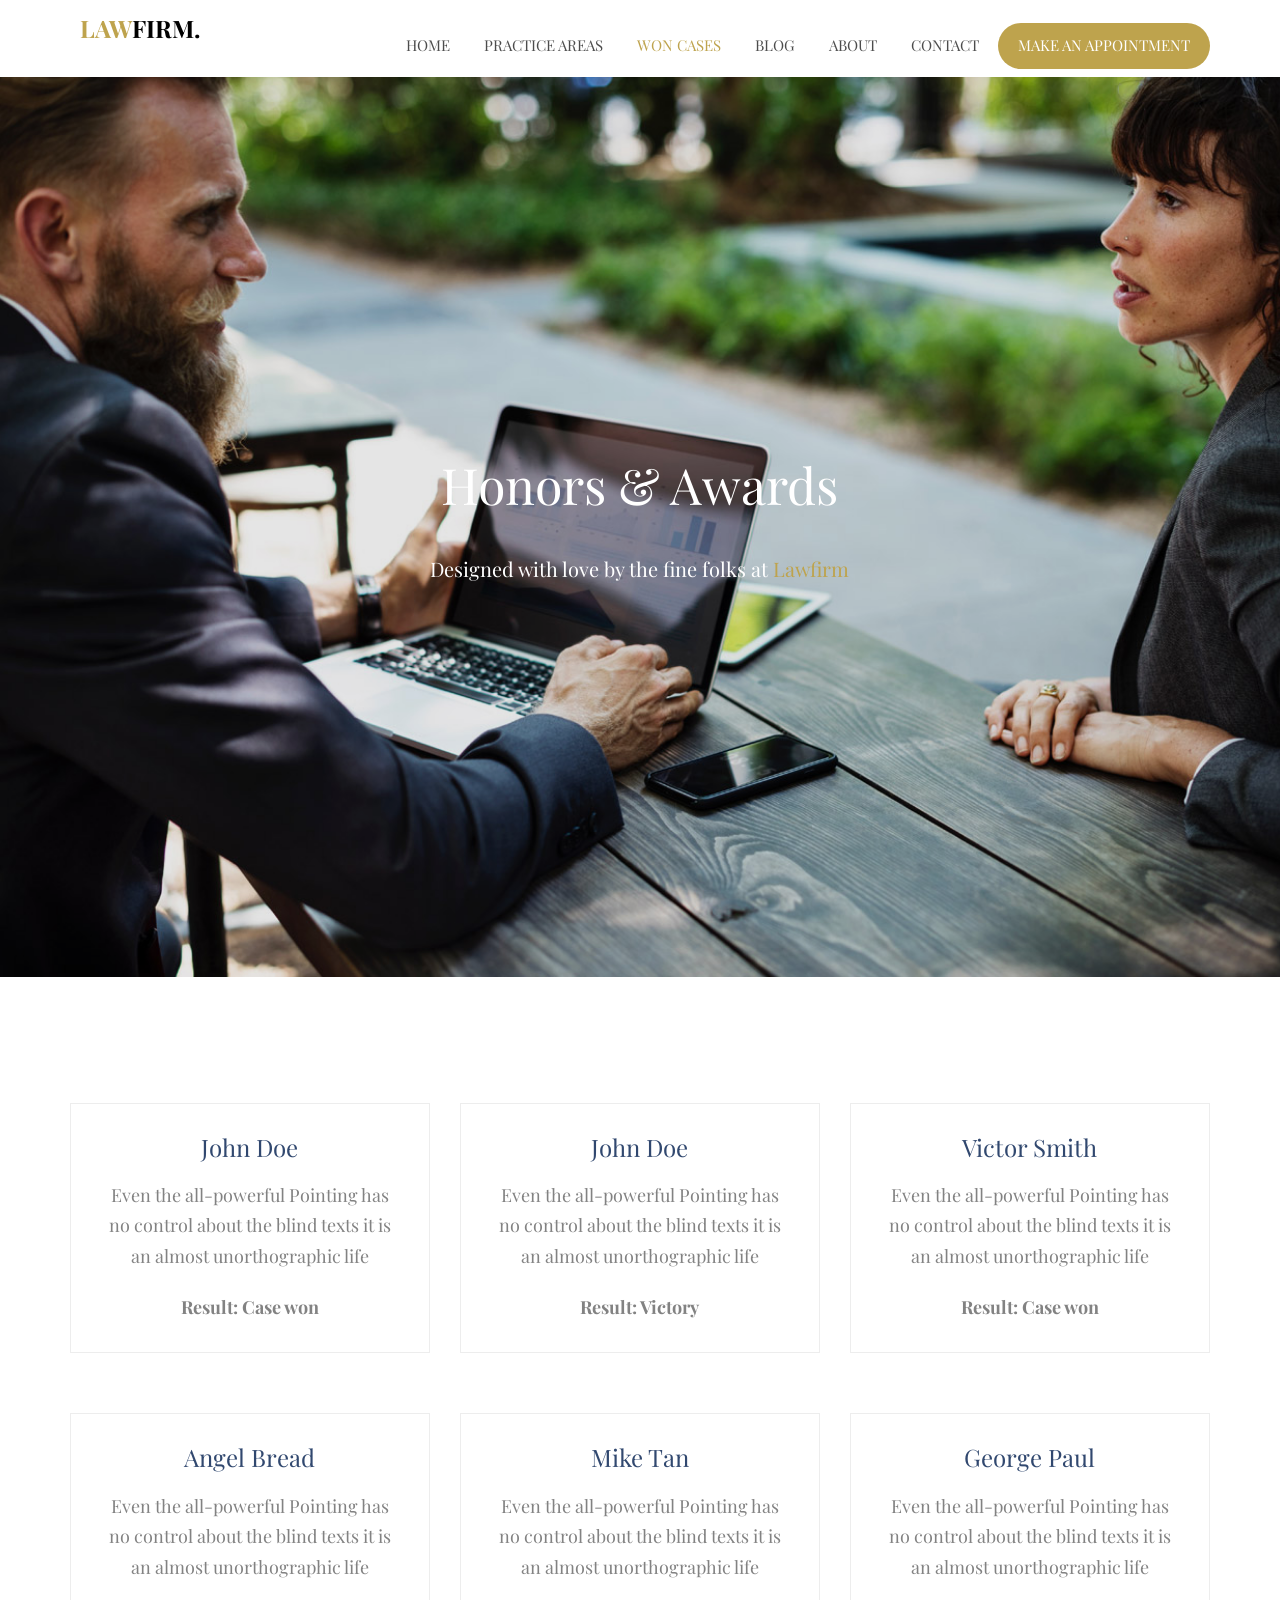
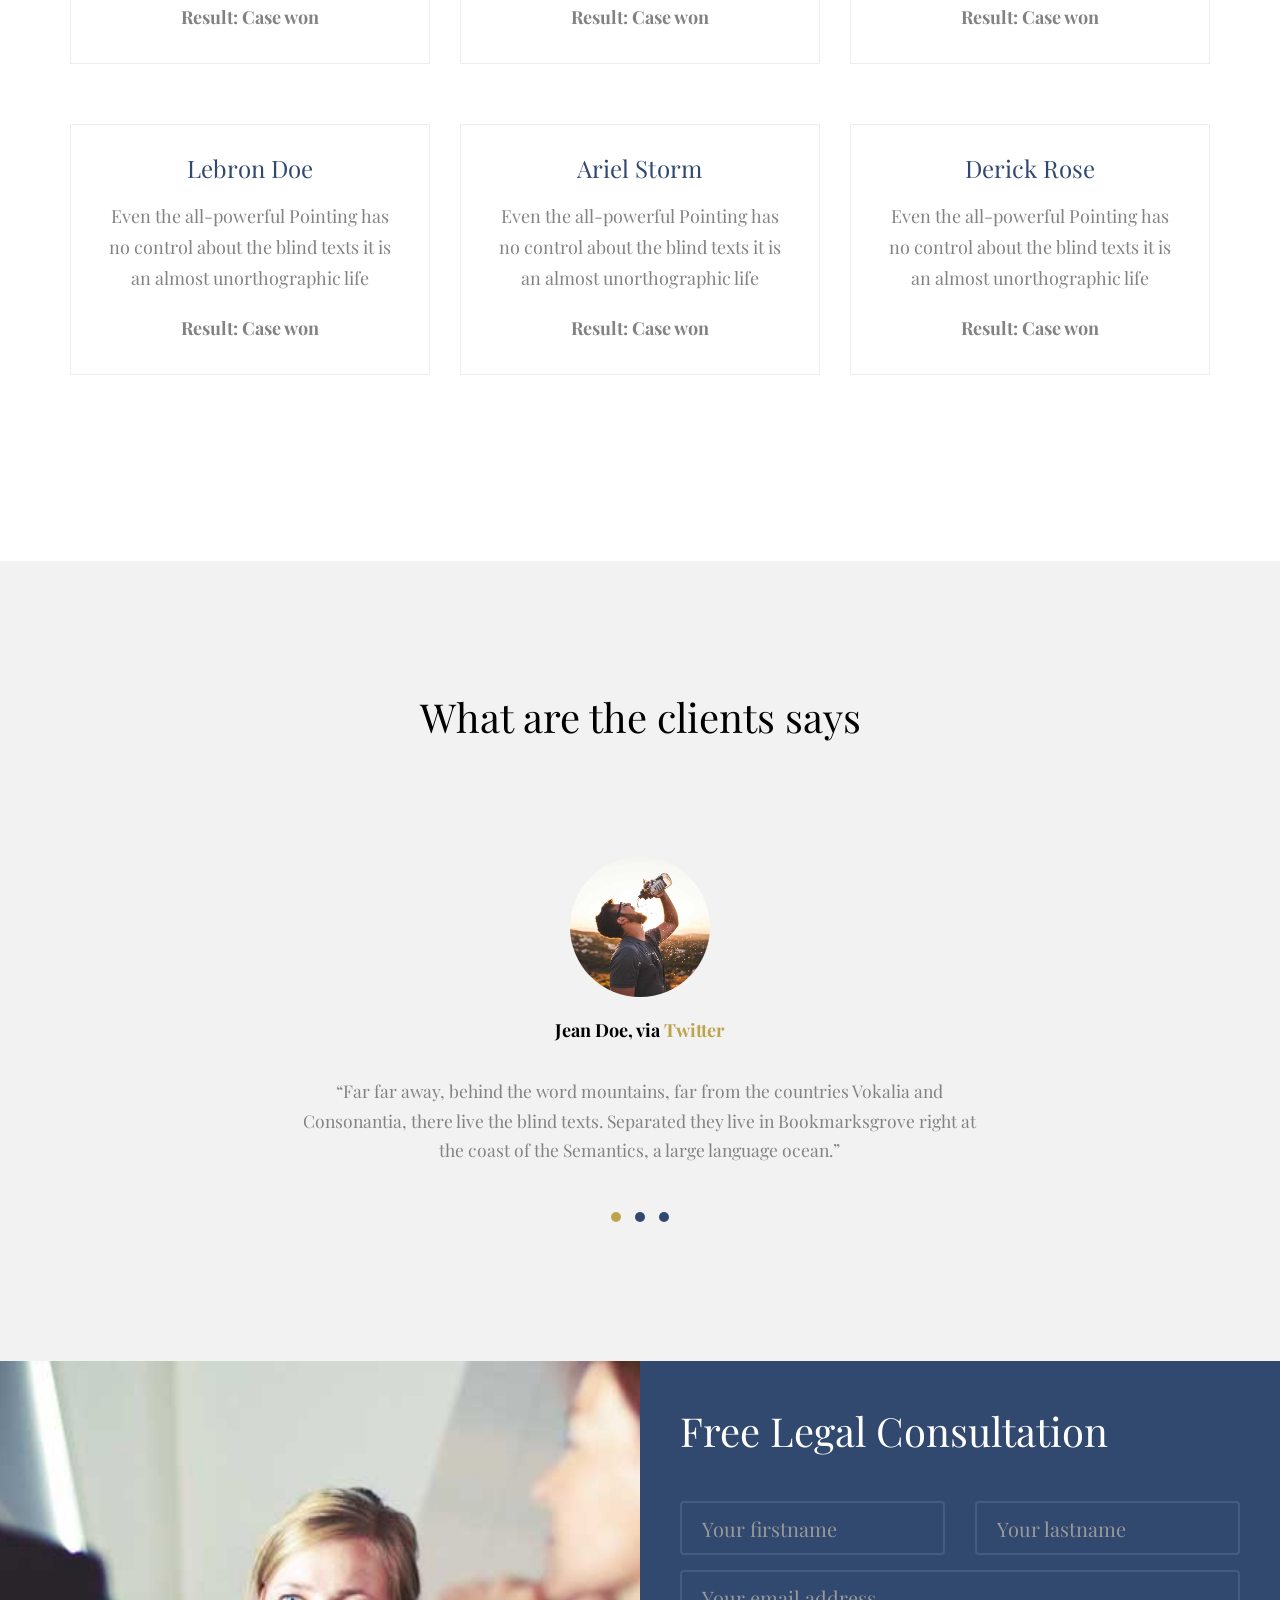
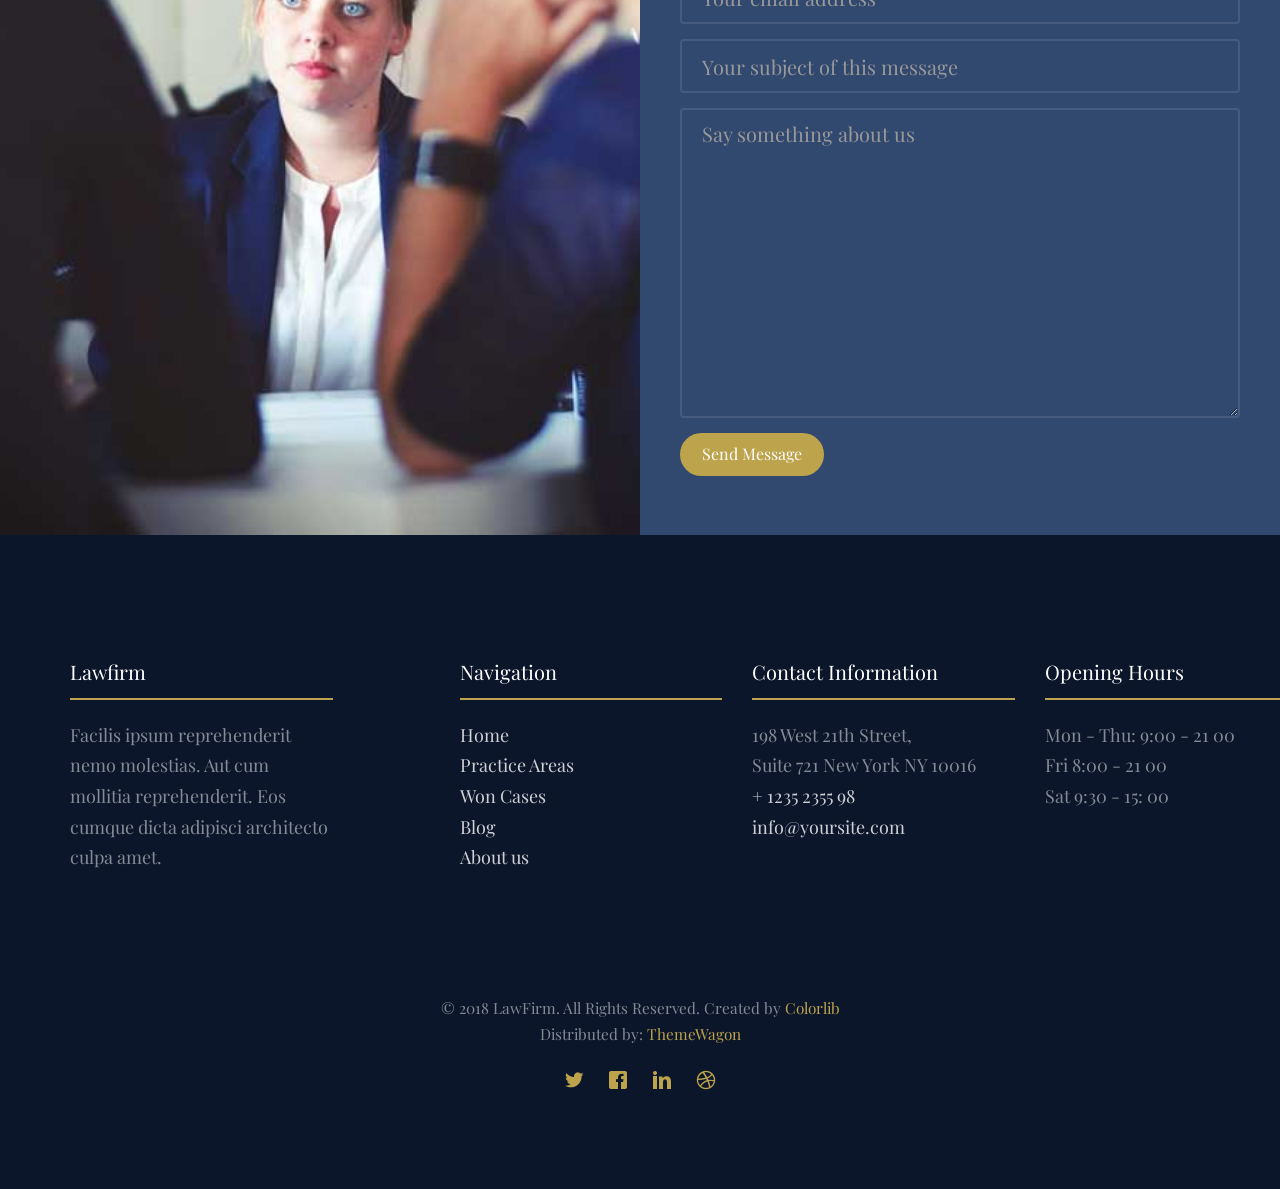
<file: won.html>
<!DOCTYPE HTML>
<html>
	<head>
	<meta charset="utf-8">
	<meta http-equiv="X-UA-Compatible" content="IE=edge">
	<title>Lawfirm Template</title>
	<meta name="viewport" content="width=device-width, initial-scale=1">
	<meta name="description" content="" />
	<meta name="keywords" content="" />
	<meta name="author" content="" />

  <!-- Facebook and Twitter integration -->
	<meta property="og:title" content=""/>
	<meta property="og:image" content=""/>
	<meta property="og:url" content=""/>
	<meta property="og:site_name" content=""/>
	<meta property="og:description" content=""/>
	<meta name="twitter:title" content="" />
	<meta name="twitter:image" content="" />
	<meta name="twitter:url" content="" />
	<meta name="twitter:card" content="" />

	<link href="https://fonts.googleapis.com/css?family=Playfair+Display:400,700" rel="stylesheet">
	
	<!-- Animate.css -->
	<link rel="stylesheet" href="css/animate.css">
	<!-- Icomoon Icon Fonts-->
	<link rel="stylesheet" href="css/icomoon.css">
	<!-- Bootstrap  -->
	<link rel="stylesheet" href="css/bootstrap.css">

	<!-- Magnific Popup -->
	<link rel="stylesheet" href="css/magnific-popup.css">

	<!-- Owl Carousel  -->
	<link rel="stylesheet" href="css/owl.carousel.min.css">
	<link rel="stylesheet" href="css/owl.theme.default.min.css">
	<!-- Flexslider  -->
	<link rel="stylesheet" href="css/flexslider.css">
	<!-- Flaticons  -->
	<link rel="stylesheet" href="fonts/flaticon/font/flaticon.css">

	<!-- Theme style  -->
	<link rel="stylesheet" href="css/style.css">

	<!-- Modernizr JS -->
	<script src="js/modernizr-2.6.2.min.js"></script>
	<!-- FOR IE9 below -->
	<!--[if lt IE 9]>
	<script src="js/respond.min.js"></script>
	<![endif]-->

	</head>
	<body>
		
	<div class="colorlib-loader"></div>
	
	<div id="page">
	<nav class="colorlib-nav" role="navigation">
		<div class="top-menu">
			<div class="container">
				<div class="row">
					<div class="col-md-2">
						<div id="colorlib-logo"><a href="index.html">Law<span>firm.</span></a></div>
					</div>
					<div class="col-md-10 text-right menu-1">
						<ul>
							<li><a href="index.html">Home</a></li>
							<li><a href="practice.html">Practice Areas</a></li>
							<li class="active"><a href="won.html">Won Cases</a></li>
							<li class="has-dropdown">
								<a href="blog.html">Blog</a>
								<ul class="dropdown">
									<li><a href="#">menu 1</a></li>
									<li><a href="#">menu 2</a></li>
									<li><a href="#">menu 3</a></li>
									<li><a href="#">menu 4</a></li>
								</ul>
							</li>
							<li><a href="about.html">About</a></li>
							<li><a href="contact.html">Contact</a></li>
							<li class="btn-cta"><a href="#"><span>Make an Appointment</span></a></li>
						</ul>
					</div>
				</div>
				
			</div>
		</div>
	</nav>

	<aside id="colorlib-hero" class="js-fullheight">
		<div class="flexslider js-fullheight">
			<ul class="slides">
		   	<li style="background-image: url(images/img_bg_1.jpg);">
		   		<div class="overlay-gradient"></div>
		   		<div class="container">
		   			<div class="col-md-10 col-md-offset-1 text-center js-fullheight slider-text">
		   				<div class="slider-text-inner desc">
		   					<h2 class="heading-section">Honors &amp; Awards</h2>
		   					<p class="colorlib-lead">Designed with love by the fine folks at <a href="#" target="_blank">Lawfirm</a></p>
		   				</div>
		   			</div>
		   		</div>
		   	</li>
		  	</ul>
	  	</div>
	</aside>
	
	<div id="colorlib-practice">
		<div class="container">
			<div class="row">
				<div class="col-md-4 text-center animate-box">
					<div class="services">
						<div class="desc">
							<h3><a href="#">John Doe</a></h3>
							<p>Even the all-powerful Pointing has no control about the blind texts it is an almost unorthographic life</p>
							<strong>Result: Case won</strong>
						</div>
					</div>
				</div>
				<div class="col-md-4 text-center animate-box">
					<div class="services">
						<div class="desc">
							<h3><a href="#">John Doe</a></h3>
							<p>Even the all-powerful Pointing has no control about the blind texts it is an almost unorthographic life</p>
							<strong>Result: Victory</strong>
						</div>
					</div>
				</div>
				<div class="col-md-4 text-center animate-box">
					<div class="services">
						<div class="desc">
							<h3><a href="#">Victor Smith</a></h3>
							<p>Even the all-powerful Pointing has no control about the blind texts it is an almost unorthographic life</p>
							<strong>Result: Case won</strong>
						</div>
					</div>
				</div>
				<div class="col-md-4 text-center animate-box">
					<div class="services">
						<div class="desc">
							<h3><a href="#">Angel Bread</a></h3>
							<p>Even the all-powerful Pointing has no control about the blind texts it is an almost unorthographic life</p>
							<strong>Result: Case won</strong>
						</div>
					</div>
				</div>
				<div class="col-md-4 text-center animate-box">
					<div class="services">
						<div class="desc">
							<h3><a href="#">Mike Tan</a></h3>
							<p>Even the all-powerful Pointing has no control about the blind texts it is an almost unorthographic life</p>
							<strong>Result: Case won</strong>
						</div>
					</div>
				</div>
				<div class="col-md-4 text-center animate-box">
					<div class="services">
						<div class="desc">
							<h3><a href="#">George Paul</a></h3>
							<p>Even the all-powerful Pointing has no control about the blind texts it is an almost unorthographic life</p>
							<strong>Result: Case won</strong>
						</div>
					</div>
				</div>
				<div class="col-md-4 text-center animate-box">
					<div class="services">
						<div class="desc">
							<h3><a href="#">Lebron Doe</a></h3>
							<p>Even the all-powerful Pointing has no control about the blind texts it is an almost unorthographic life</p>
							<strong>Result: Case won</strong>
						</div>
					</div>
				</div>
				<div class="col-md-4 text-center animate-box">
					<div class="services">
						<div class="desc">
							<h3><a href="#">Ariel Storm</a></h3>
							<p>Even the all-powerful Pointing has no control about the blind texts it is an almost unorthographic life</p>
							<strong>Result: Case won</strong>
						</div>
					</div>
				</div>
				<div class="col-md-4 text-center animate-box">
					<div class="services">
						<div class="desc">
							<h3><a href="#">Derick Rose</a></h3>
							<p>Even the all-powerful Pointing has no control about the blind texts it is an almost unorthographic life</p>
							<strong>Result: Case won</strong>
						</div>
					</div>
				</div>
			</div>
		</div>
	</div>

	<div id="colorlib-testimonial" class="colorlib-bg-section">
		<div class="container">
			<div class="row animate-box">
				<div class="col-md-6 col-md-offset-3 text-center colorlib-heading">
					<h2>What are the clients says</h2>
				</div>
			</div>
			<div class="row">
				<div class="col-md-10 col-md-offset-1">
					<div class="row animate-box">
						<div class="owl-carousel owl-carousel-fullwidth">
							<div class="item">
								<div class="testimony-slide active text-center">
									<figure>
										<img src="images/user-1.jpg" alt="user">
									</figure>
									<span>Jean Doe, via <a href="#" class="twitter">Twitter</a></span>
									<blockquote>
										<p>&ldquo;Far far away, behind the word mountains, far from the countries Vokalia and Consonantia, there live the blind texts. Separated they live in Bookmarksgrove right at the coast of the Semantics, a large language ocean.&rdquo;</p>
									</blockquote>
								</div>
							</div>
							<div class="item">
								<div class="testimony-slide active text-center">
									<figure>
										<img src="images/user-1.jpg" alt="user">
									</figure>
									<span>John Doe, via <a href="#" class="twitter">Twitter</a></span>
									<blockquote>
										<p>&ldquo;Separated they live in Bookmarksgrove right at the coast of the Semantics, a large language ocean.&rdquo;</p>
									</blockquote>
								</div>
							</div>
							<div class="item">
								<div class="testimony-slide active text-center">
									<figure>
										<img src="images/user-1.jpg" alt="user">
									</figure>
									<span>John Doe, via <a href="#" class="twitter">Twitter</a></span>
									<blockquote>
										<p>&ldquo;Far from the countries Vokalia and Consonantia, there live the blind texts. Separated they live in Bookmarksgrove right at the coast of the Semantics, a large language ocean.&rdquo;</p>
									</blockquote>
								</div>
							</div>
						</div>
					</div>
				</div>
			</div>
		</div>
	</div>

	<div id="colorlib-consult">
		<div class="video colorlib-video" style="background-image: url(images/video.jpg);" data-stellar-background-ratio="0.5">
		</div>
		<div class="choose choose-form animate-box">
			<div class="colorlib-heading">
				<h2>Free Legal Consultation</h2>
			</div>
			<form action="#">
				<div class="row form-group">
					<div class="col-md-6">
						<!-- <label for="fname">First Name</label> -->
						<input type="text" id="fname" class="form-control" placeholder="Your firstname">
					</div>
					<div class="col-md-6">
						<!-- <label for="lname">Last Name</label> -->
						<input type="text" id="lname" class="form-control" placeholder="Your lastname">
					</div>
				</div>

				<div class="row form-group">
					<div class="col-md-12">
						<!-- <label for="email">Email</label> -->
						<input type="text" id="email" class="form-control" placeholder="Your email address">
					</div>
				</div>

				<div class="row form-group">
					<div class="col-md-12">
						<!-- <label for="subject">Subject</label> -->
						<input type="text" id="subject" class="form-control" placeholder="Your subject of this message">
					</div>
				</div>

				<div class="row form-group">
					<div class="col-md-12">
						<!-- <label for="message">Message</label> -->
						<textarea name="message" id="message" cols="30" rows="10" class="form-control" placeholder="Say something about us"></textarea>
					</div>
				</div>
				<div class="form-group">
					<input type="submit" value="Send Message" class="btn btn-primary">
				</div>

			</form>	
		</div>
	</div>


	
	<footer id="colorlib-footer" role="contentinfo">
		<div class="container">
			<div class="row row-pb-md">
				<div class="col-md-3 colorlib-widget">
					<h4>Lawfirm</h4>
					<p>Facilis ipsum reprehenderit nemo molestias. Aut cum mollitia reprehenderit. Eos cumque dicta adipisci architecto culpa amet.</p>
				</div>
				<div class="col-md-3 col-md-push-1">
					<h4>Navigation</h4>
					<ul class="colorlib-footer-links">
						<li><a href="#">Home</a></li>
						<li><a href="#">Practice Areas</a></li>
						<li><a href="#">Won Cases</a></li>
						<li><a href="#">Blog</a></li>
						<li><a href="#">About us</a></li>
					</ul>
				</div>

				<div class="col-md-3 col-md-push-1">
					<h4>Contact Information</h4>
					<ul class="colorlib-footer-links">
						<li>198 West 21th Street, <br> Suite 721 New York NY 10016</li>
						<li><a href="tel://1234567920">+ 1235 2355 98</a></li>
						<li><a href="mailto:info@yoursite.com">info@yoursite.com</a></li>
					</ul>
				</div>

				<div class="col-md-3 col-md-push-1">
					<h4>Opening Hours</h4>
					<ul class="colorlib-footer-links">
						<li>Mon - Thu: 9:00 - 21 00</li>
						<li>Fri 8:00 - 21 00</li>
						<li>Sat 9:30 - 15: 00</li>
					</ul>
				</div>

			</div>

			<div class="row copyright">
				<div class="col-md-12 text-center">
					
					<p>
					<small class="block">&copy; 2018 LawFirm. All Rights Reserved. Created by <a href="https://colorlib.com/" target="_blank">Colorlib</a></small> 
					<small class="block">Distributed by: <a href="https://themewagon.com/" target="_blank">ThemeWagon</a></small>
					</p>
				
					<p>
						<ul class="colorlib-social-icons">
							<li><a href="#"><i class="icon-twitter"></i></a></li>
							<li><a href="#"><i class="icon-facebook"></i></a></li>
							<li><a href="#"><i class="icon-linkedin"></i></a></li>
							<li><a href="#"><i class="icon-dribbble"></i></a></li>
						</ul>
					</p>
				</div>
			</div>

		</div>
	</footer>
	</div>

	<div class="gototop js-top">
		<a href="#" class="js-gotop"><i class="icon-arrow-up"></i></a>
	</div>
	
	<!-- jQuery -->
	<script src="js/jquery.min.js"></script>
	<!-- jQuery Easing -->
	<script src="js/jquery.easing.1.3.js"></script>
	<!-- Bootstrap -->
	<script src="js/bootstrap.min.js"></script>
	<!-- Waypoints -->
	<script src="js/jquery.waypoints.min.js"></script>
	<!-- Stellar Parallax -->
	<script src="js/jquery.stellar.min.js"></script>
	<!-- Carousel -->
	<script src="js/owl.carousel.min.js"></script>
	<!-- Flexslider -->
	<script src="js/jquery.flexslider-min.js"></script>
	<!-- countTo -->
	<script src="js/jquery.countTo.js"></script>
	<!-- Magnific Popup -->
	<script src="js/jquery.magnific-popup.min.js"></script>
	<script src="js/magnific-popup-options.js"></script>
	<!-- Main -->
	<script src="js/main.js"></script>

	</body>
</html>
</file>
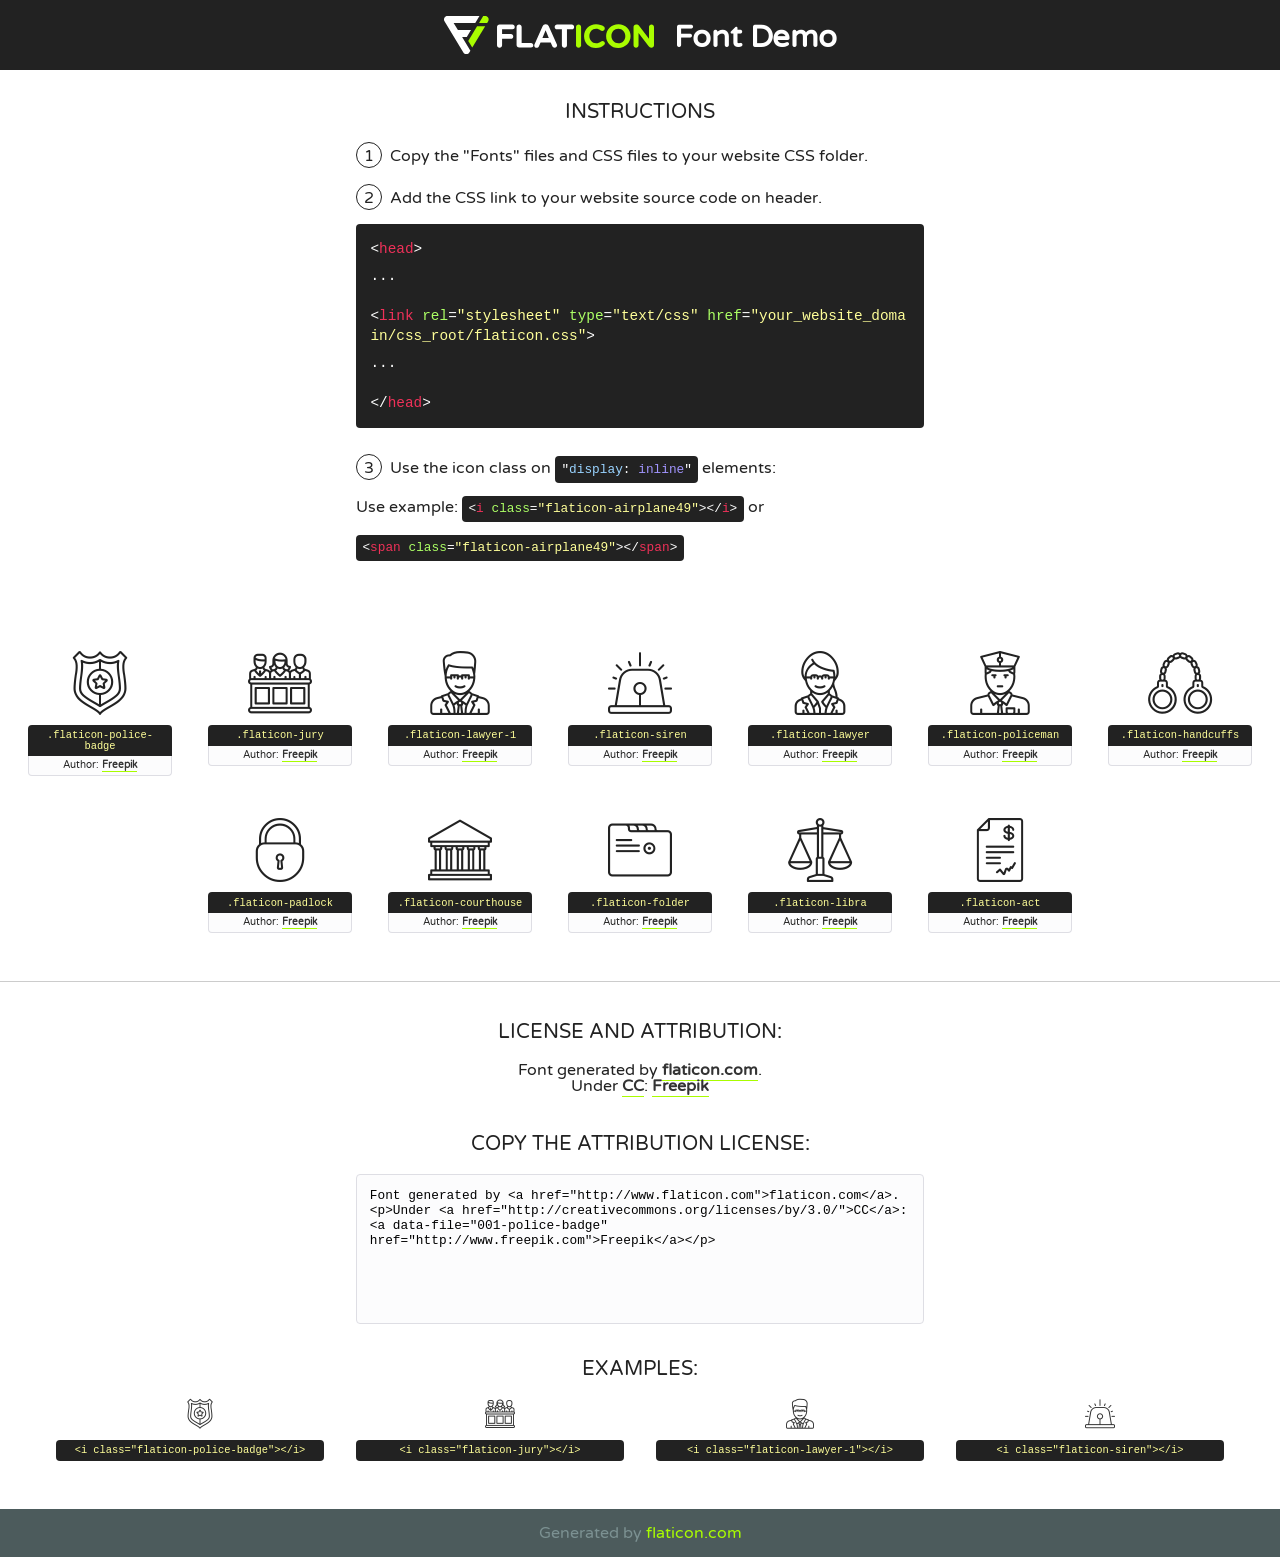
<file: fonts/flaticon/font/flaticon.html>
<!DOCTYPE html>
<!--
  Flaticon icon font: Flaticon
  Creation date: 05/01/2018 02:43
-->
<html>
<!DOCTYPE html>
<html>

<head>
    <title>Flaticon WebFont</title>
    <link href="http://fonts.googleapis.com/css?family=Varela+Round" rel="stylesheet" type="text/css" />
    <link rel="stylesheet" type="text/css" href="flaticon.css">
    <meta charset="UTF-8">
    <style>
    html, body, div, span, applet, object, iframe,
    h1, h2, h3, h4, h5, h6, p, blockquote, pre,
    a, abbr, acronym, address, big, cite, code,
    del, dfn, em, img, ins, kbd, q, s, samp,
    small, strike, strong, sub, sup, tt, var,
    b, u, i, center,
    dl, dt, dd, ol, ul, li,
    fieldset, form, label, legend,
    table, caption, tbody, tfoot, thead, tr, th, td,
    article, aside, canvas, details, embed, 
    figure, figcaption, footer, header, hgroup, 
    menu, nav, output, ruby, section, summary,
    time, mark, audio, video {
        margin: 0;
        padding: 0;
        border: 0;
        font-size: 100%;
        font: inherit;
        vertical-align: baseline;
    }
    /* HTML5 display-role reset for older browsers */
    article, aside, details, figcaption, figure, 
    footer, header, hgroup, menu, nav, section {
        display: block;
    }
    body {
        line-height: 1;
    }
    ol, ul {
        list-style: none;
    }
    blockquote, q {
        quotes: none;
    }
    blockquote:before, blockquote:after,
    q:before, q:after {
        content: '';
        content: none;
    }
    table {
        border-collapse: collapse;
        border-spacing: 0;
    }
    body {
        font-family: 'Varela Round', Helvetica, Arial, sans-serif;
        font-size: 16px;
        color: #222;
    }
    a {
        color: #333;
        border-bottom: 1px solid #a9fd00;
        font-weight: bold;
        text-decoration: none;
    }
    * {
        -moz-box-sizing: border-box;
        -webkit-box-sizing: border-box;
        box-sizing: border-box;
        margin: 0;
        padding: 0;
    }
    [class^="flaticon-"]:before, [class*=" flaticon-"]:before, [class^="flaticon-"]:after, [class*=" flaticon-"]:after {
        font-family: Flaticon;
        font-size: 30px;
        font-style: normal;
        margin-left: 20px;
        color: #333;
    }
    .wrapper {
        max-width: 600px;
        margin: auto;
        padding: 0 1em;
    }
    .title {
        font-size: 1.25em;
        text-align: center;
        margin-bottom: 1em;
        text-transform: uppercase;
    }
    header {
        text-align: center;
        background-color: #222;
        color: #fff;
        padding: 1em;
    }
    header .logo {
        width: 210px;
        height: 38px;
        display: inline-block;
        vertical-align: middle;
        margin-right: 1em;
        border: none;
    }
    header strong {
        font-size: 1.95em;
        font-weight: bold;
        vertical-align: middle;
        margin-top: 5px;
        display: inline-block;
    }
    .demo {
        margin: 2em auto;
        line-height: 1.25em;
    }
    .demo ul li {
        margin-bottom: 1em;
    }
    .demo ul li .num {
        color: #222;
        border-radius: 20px;
        display: inline-block;
        width: 26px;
        padding: 3px;
        height: 26px;
        text-align: center;
        margin-right: 0.5em;
        border: 1px solid #222;
    }
    .demo ul li code {
        background-color: #222;
        border-radius: 4px;
        padding: 0.25em 0.5em;
        display: inline-block;
        color: #fff;
        font-family: Consolas,Monaco,Lucida Console,Liberation Mono,DejaVu Sans Mono,Bitstream Vera Sans Mono,Courier New, monospace;
        font-weight: lighter;
        margin-top: 1em;
        font-size: 0.8em;
        word-break: break-all;
    }
    .demo ul li code.big {
        padding: 1em;
        font-size: 0.9em;
    }
    .demo ul li code .red {
        color: #EF3159;
    }
    .demo ul li code .green {
        color: #ACFF65;
    }
    .demo ul li code .yellow {
        color: #FFFF99;
    }
    .demo ul li code .blue {
        color: #99D3FF;
    }
    .demo ul li code .purple {
        color: #A295FF;
    }
    .demo ul li code .dots {
        margin-top: 0.5em;
        display: block;
    }
    #glyphs {
        border-bottom: 1px solid #ccc;
        padding: 2em 0;
        text-align: center;
    }
    .glyph {
        display: inline-block;
        width: 9em;
        margin: 1em;
        text-align: center;
        vertical-align: top;
        background: #FFF;
    }
    .glyph .glyph-icon {
        padding: 10px;
        display: block;
        font-family:"Flaticon";
        font-size: 64px;
        line-height: 1;
    }
    .glyph .glyph-icon:before {
        font-size: 64px;
        color: #222;
        margin-left: 0;
    }
    .class-name {
        font-size: 0.65em;
        background-color: #222;
        color: #fff;
        border-radius: 4px 4px 0 0;
        padding: 0.5em;
        color: #FFFF99;
        font-family: Consolas,Monaco,Lucida Console,Liberation Mono,DejaVu Sans Mono,Bitstream Vera Sans Mono,Courier New, monospace;
    }
    .author-name {
        font-size: 0.6em;
        background-color: #fcfcfd;
        border: 1px solid #DEDEE4;
        border-top: 0;
        border-radius: 0 0 4px 4px;
        padding: 0.5em;
    }
    .class-name:last-child {
        font-size: 10px;
        color:#888;
    }
    .class-name:last-child a {
        font-size: 10px;
        color:#555;
    }
    .class-name:last-child a:hover {
        color:#a9fd00;
    }
    .glyph > input {
        display: block;
        width: 100px;
        margin: 5px auto;
        text-align: center;
        font-size: 12px;
        cursor: text;
    }
    .glyph > input.icon-input {
        font-family:"Flaticon";
        font-size: 16px;
        margin-bottom: 10px;
    }
    .attribution .title {
        margin-top: 2em;
    }
    .attribution textarea {
        background-color: #fcfcfd;
        padding: 1em;
        border: none;
        box-shadow: none;
        border: 1px solid #DEDEE4;
        border-radius: 4px;
        resize: none;
        width: 100%;
        height: 150px;
        font-size: 0.8em;
        font-family: Consolas,Monaco,Lucida Console,Liberation Mono,DejaVu Sans Mono,Bitstream Vera Sans Mono,Courier New, monospace;
        -webkit-appearance: none;
    }
    .iconsuse {
        margin: 2em auto;
        text-align: center;
        max-width: 1200px;
    }
    .iconsuse:after {
        content: '';
        display: table;
        clear: both;
    }
    .iconsuse .image {
        float: left;
        width: 25%;
        padding: 0 1em;
    }
    .iconsuse .image p {
        margin-bottom: 1em;
    }
    .iconsuse .image span {
        display: block;
        font-size: 0.65em;
        background-color: #222;
        color: #fff;
        border-radius: 4px;
        padding: 0.5em;
        color: #FFFF99;
        margin-top: 1em;
        font-family: Consolas,Monaco,Lucida Console,Liberation Mono,DejaVu Sans Mono,Bitstream Vera Sans Mono,Courier New, monospace;
    }
    #footer {
        text-align: center;
        background-color: #4C5B5C;
        color: #7c9192;
        padding: 1em;
    }
    #footer a {
        border: none;
        color: #a9fd00;
        font-weight: normal;
    }
    @media (max-width: 960px) {
        .iconsuse .image {
            width: 50%;
        }
    }
    @media (max-width: 560px) {
        .iconsuse .image {
            width: 100%;
        }
    }
    </style>
</head>

<body class="characters-off">

    <header>
        <a href="http://www.flaticon.com" target="_blank" class="logo">
            <svg version="1.1" xmlns="http://www.w3.org/2000/svg" xmlns:xlink="http://www.w3.org/1999/xlink" xmlns:a="http://ns.adobe.com/AdobeSVGViewerExtensions/3.0/" viewBox="0 0 560.875 102.036" enable-background="new 0 0 560.875 102.036" xml:space="preserve">
                <defs>
                </defs>
                <g>
                    <g class="letters">
                        <path fill="#ffffff" d="M141.596,29.675c0-3.777,2.985-6.767,6.764-6.767h34.438c3.426,0,6.15,2.728,6.15,6.15
                        c0,3.43-2.724,6.149-6.15,6.149h-27.674v13.091h23.719c3.429,0,6.151,2.724,6.151,6.15c0,3.43-2.723,6.149-6.151,6.149h-23.719
                        v17.574c0,3.773-2.986,6.761-6.764,6.761c-3.779,0-6.764-2.989-6.764-6.761V29.675z"></path>
                        <path fill="#ffffff" d="M193.844,29.149c0-3.781,2.985-6.767,6.764-6.767c3.776,0,6.763,2.985,6.763,6.767v42.957h25.039
                        c3.426,0,6.149,2.726,6.149,6.153c0,3.425-2.723,6.15-6.149,6.15h-31.802c-3.779,0-6.764-2.986-6.764-6.768V29.149z"></path>
                        <path fill="#ffffff" d="M241.891,75.71l21.438-48.407c1.492-3.341,4.215-5.357,7.906-5.357h0.792
                        c3.686,0,6.323,2.017,7.815,5.357l21.439,48.407c0.436,0.967,0.701,1.845,0.701,2.723c0,3.602-2.809,6.501-6.414,6.501
                        c-3.161,0-5.269-1.845-6.499-4.655l-4.132-9.661h-27.059l-4.301,10.102c-1.144,2.631-3.426,4.214-6.237,4.214
                        c-3.517,0-6.24-2.81-6.24-6.325C241.1,77.64,241.451,76.677,241.891,75.71z M279.932,58.666l-8.521-20.297l-8.526,20.297H279.932
                        z"></path>
                        <path fill="#ffffff" d="M314.864,35.387H301.86c-3.429,0-6.239-2.813-6.239-6.238c0-3.429,2.811-6.24,6.239-6.24h39.533
                        c3.426,0,6.237,2.811,6.237,6.24c0,3.425-2.811,6.238-6.237,6.238h-13.001v42.785c0,3.773-2.99,6.761-6.764,6.761
                        c-3.779,0-6.764-2.989-6.764-6.761V35.387z"></path>
                        <path fill="#A9FD00" d="M352.615,29.149c0-3.781,2.985-6.767,6.767-6.767c3.774,0,6.761,2.985,6.761,6.767v49.024
                        c0,3.773-2.987,6.761-6.761,6.761c-3.781,0-6.767-2.989-6.767-6.761V29.149z"></path>
                        <path fill="#A9FD00" d="M374.132,53.836v-0.179c0-17.481,13.178-31.801,32.065-31.801c9.22,0,15.459,2.458,20.557,6.238
                        c1.402,1.054,2.637,2.985,2.637,5.357c0,3.692-2.985,6.59-6.681,6.59c-1.845,0-3.071-0.702-4.044-1.319
                        c-3.776-2.813-7.729-4.393-12.562-4.393c-10.364,0-17.831,8.611-17.831,19.154v0.173c0,10.542,7.291,19.329,17.831,19.329
                        c5.715,0,9.492-1.756,13.359-4.834c1.049-0.874,2.458-1.491,4.039-1.491c3.429,0,6.325,2.813,6.325,6.236
                        c0,2.106-1.056,3.78-2.282,4.834c-5.539,4.834-12.036,7.733-21.878,7.733C387.572,85.464,374.132,71.493,374.132,53.836z"></path>
                        <path fill="#A9FD00" d="M433.009,53.836v-0.179c0-17.481,13.79-31.801,32.766-31.801c18.981,0,32.592,14.143,32.592,31.628v0.173
                        c0,17.483-13.785,31.807-32.769,31.807C446.625,85.464,433.009,71.32,433.009,53.836z M484.224,53.836v-0.179
                        c0-10.539-7.725-19.326-18.626-19.326c-10.893,0-18.449,8.611-18.449,19.154v0.173c0,10.542,7.73,19.329,18.626,19.329
                        C476.676,72.986,484.224,64.378,484.224,53.836z"></path>
                        <path fill="#A9FD00" d="M506.233,29.321c0-3.774,2.99-6.763,6.767-6.763h1.401c3.252,0,5.183,1.583,7.029,3.953l26.093,34.265
                        V29.059c0-3.692,2.99-6.677,6.681-6.677c3.683,0,6.671,2.985,6.671,6.677v48.934c0,3.78-2.987,6.765-6.764,6.765h-0.436
                        c-3.257,0-5.188-1.581-7.034-3.953l-27.056-35.492v32.944c0,3.687-2.985,6.676-6.678,6.676c-3.683,0-6.673-2.989-6.673-6.676
                        V29.321z"></path>
                    </g>
                    <g class="insignia">
                        <path fill="#ffffff" d="M48.372,56.137h12.517l11.156-18.537H37.186L25.688,18.539h57.825L94.668,0H9.271
                        C5.925,0,2.842,1.801,1.198,4.716c-1.644,2.907-1.593,6.482,0.134,9.343l50.38,83.501c1.678,2.781,4.689,4.476,7.938,4.476
                        c3.246,0,6.257-1.695,7.935-4.476l2.898-4.804L48.372,56.137z"></path>
                        <g class="i">
                            <path fill="#A9FD00" d="M93.575,18.539h0.031v0.004l21.652,0.004l2.705-4.488c1.727-2.861,1.778-6.436,0.133-9.343
                            C116.454,1.801,113.371,0,110.026,0h-5.294L93.575,18.539z"></path>
                            <polygon fill="#A9FD00" points="88.291,27.356 64.725,66.486 75.519,84.404 109.942,27.356"></polygon>
                        </g>
                    </g>
                </g>
            </svg>
        </a>
        <strong>Font Demo</strong>
    </header>


    <section class="demo wrapper">

        <p class="title">Instructions</p>

        <ul>
            <li>
                <span class="num">1</span>Copy the "Fonts" files and CSS files to your website CSS folder.
            </li>
            <li>
                <span class="num">2</span>Add the CSS link to your website source code on header.
                <code class="big">
                    &lt;<span class="red">head</span>&gt;
                    <br/><span class="dots">...</span>
                    <br/>&lt;<span class="red">link</span> <span class="green">rel</span>=<span class="yellow">"stylesheet"</span> <span class="green">type</span>=<span class="yellow">"text/css"</span> <span class="green">href</span>=<span class="yellow">"your_website_domain/css_root/flaticon.css"</span>&gt;
                    <br/><span class="dots">...</span>
                    <br/>&lt;/<span class="red">head</span>&gt;
                </code>
            </li>

            <li>
                <p>
                    <span class="num">3</span>Use the icon class on <code>"<span class="blue">display</span>:<span class="purple"> inline</span>"</code> elements:
                    <br />
                    Use example: <code>&lt;<span class="red">i</span> <span class="green">class</span>=<span class="yellow">&quot;flaticon-airplane49&quot;</span>&gt;&lt;/<span class="red">i</span>&gt;</code> or <code>&lt;<span class="red">span</span> <span class="green">class</span>=<span class="yellow">&quot;flaticon-airplane49&quot;</span>&gt;&lt;/<span class="red">span</span>&gt;</code>
            </li>
        </ul>

    </section>




   <section id="glyphs">          
    
      
        <div class="glyph"><div class="glyph-icon flaticon-police-badge"></div>
            <div class="class-name">.flaticon-police-badge</div>
            <div class="author-name">Author: <a data-file="001-police-badge" href="http://www.freepik.com">Freepik</a> </div> 
        </div>        
        
        <div class="glyph"><div class="glyph-icon flaticon-jury"></div>
            <div class="class-name">.flaticon-jury</div>
            <div class="author-name">Author: <a data-file="002-jury" href="http://www.freepik.com">Freepik</a> </div> 
        </div>        
        
        <div class="glyph"><div class="glyph-icon flaticon-lawyer-1"></div>
            <div class="class-name">.flaticon-lawyer-1</div>
            <div class="author-name">Author: <a data-file="003-lawyer-1" href="http://www.freepik.com">Freepik</a> </div> 
        </div>        
        
        <div class="glyph"><div class="glyph-icon flaticon-siren"></div>
            <div class="class-name">.flaticon-siren</div>
            <div class="author-name">Author: <a data-file="004-siren" href="http://www.freepik.com">Freepik</a> </div> 
        </div>        
        
        <div class="glyph"><div class="glyph-icon flaticon-lawyer"></div>
            <div class="class-name">.flaticon-lawyer</div>
            <div class="author-name">Author: <a data-file="005-lawyer" href="http://www.freepik.com">Freepik</a> </div> 
        </div>        
        
        <div class="glyph"><div class="glyph-icon flaticon-policeman"></div>
            <div class="class-name">.flaticon-policeman</div>
            <div class="author-name">Author: <a data-file="006-policeman" href="http://www.freepik.com">Freepik</a> </div> 
        </div>        
        
        <div class="glyph"><div class="glyph-icon flaticon-handcuffs"></div>
            <div class="class-name">.flaticon-handcuffs</div>
            <div class="author-name">Author: <a data-file="007-handcuffs" href="http://www.freepik.com">Freepik</a> </div> 
        </div>        
        
        <div class="glyph"><div class="glyph-icon flaticon-padlock"></div>
            <div class="class-name">.flaticon-padlock</div>
            <div class="author-name">Author: <a data-file="008-padlock" href="http://www.freepik.com">Freepik</a> </div> 
        </div>        
        
        <div class="glyph"><div class="glyph-icon flaticon-courthouse"></div>
            <div class="class-name">.flaticon-courthouse</div>
            <div class="author-name">Author: <a data-file="009-courthouse" href="http://www.freepik.com">Freepik</a> </div> 
        </div>        
        
        <div class="glyph"><div class="glyph-icon flaticon-folder"></div>
            <div class="class-name">.flaticon-folder</div>
            <div class="author-name">Author: <a data-file="010-folder" href="http://www.freepik.com">Freepik</a> </div> 
        </div>        
        
        <div class="glyph"><div class="glyph-icon flaticon-libra"></div>
            <div class="class-name">.flaticon-libra</div>
            <div class="author-name">Author: <a data-file="011-libra" href="http://www.freepik.com">Freepik</a> </div> 
        </div>        
        
        <div class="glyph"><div class="glyph-icon flaticon-act"></div>
            <div class="class-name">.flaticon-act</div>
            <div class="author-name">Author: <a data-file="012-act" href="http://www.freepik.com">Freepik</a> </div> 
        </div>        
        

    </section>



    <section class="attribution wrapper"   style="text-align:center;">

      <div class="title">License and attribution:</div><div class="attrDiv">Font generated by <a href="http://www.flaticon.com">flaticon.com</a>. <div><p>Under <a href="http://creativecommons.org/licenses/by/3.0/">CC</a>: <a data-file="001-police-badge" href="http://www.freepik.com">Freepik</a></p>  </div>
      </div>
      <div class="title">Copy the Attribution License:</div>

    <textarea onclick="this.focus();this.select();">Font generated by &lt;a href=&quot;http://www.flaticon.com&quot;&gt;flaticon.com&lt;/a&gt;. <p>Under <a href="http://creativecommons.org/licenses/by/3.0/">CC</a>: <a data-file="001-police-badge" href="http://www.freepik.com">Freepik</a></p>  
     </textarea>

    </section>

    <section class="iconsuse">

          <div class="title">Examples:</div>            
             
            <div class="image">
                <p>
                    <i class="glyph-icon flaticon-police-badge"></i> 
                    <span>&lt;i class=&quot;flaticon-police-badge&quot;&gt;&lt;/i&gt;</span>
                </p>
            </div>
            
            <div class="image">
                <p>
                    <i class="glyph-icon flaticon-jury"></i> 
                    <span>&lt;i class=&quot;flaticon-jury&quot;&gt;&lt;/i&gt;</span>
                </p>
            </div>
            
            <div class="image">
                <p>
                    <i class="glyph-icon flaticon-lawyer-1"></i> 
                    <span>&lt;i class=&quot;flaticon-lawyer-1&quot;&gt;&lt;/i&gt;</span>
                </p>
            </div>
            
            <div class="image">
                <p>
                    <i class="glyph-icon flaticon-siren"></i> 
                    <span>&lt;i class=&quot;flaticon-siren&quot;&gt;&lt;/i&gt;</span>
                </p>
            </div>
                       
        </div>
                            
    </section>

<div id="footer">
    <div>Generated by <a href="http://www.flaticon.com">flaticon.com</a>
    </div>
</div>



</body>
</html>
</file>
<file: css/icomoon.css>
@font-face {
  font-family: 'icomoon';
  src:  url('../fonts/icomoon/icomoon.eot?6iuir');
  src:  url('../fonts/icomoon/icomoon.eot?6iuir#iefix') format('embedded-opentype'),
    url('../fonts/icomoon/icomoon.ttf?6iuir') format('truetype'),
    url('../fonts/icomoon/icomoon.woff?6iuir') format('woff'),
    url('../fonts/icomoon/icomoon.svg?6iuir#icomoon') format('svg');
  font-weight: normal;
  font-style: normal;
}

[class^="icon-"], [class*=" icon-"] {
  /* use !important to prevent issues with browser extensions that change fonts */
  font-family: 'icomoon' !important;
  speak: none;
  font-style: normal;
  font-weight: normal;
  font-variant: normal;
  text-transform: none;
  line-height: 1;

  /* Better Font Rendering =========== */
  -webkit-font-smoothing: antialiased;
  -moz-osx-font-smoothing: grayscale;
}

.icon-eye:before {
  content: "\e000";
}
.icon-paper-clip:before {
  content: "\e001";
}
.icon-mail:before {
  content: "\e002";
}
.icon-toggle:before {
  content: "\e003";
}
.icon-layout:before {
  content: "\e004";
}
.icon-link:before {
  content: "\e005";
}
.icon-bell:before {
  content: "\e006";
}
.icon-lock:before {
  content: "\e007";
}
.icon-unlock:before {
  content: "\e008";
}
.icon-ribbon:before {
  content: "\e009";
}
.icon-image:before {
  content: "\e010";
}
.icon-signal:before {
  content: "\e011";
}
.icon-target:before {
  content: "\e012";
}
.icon-clipboard:before {
  content: "\e013";
}
.icon-clock:before {
  content: "\e014";
}
.icon-watch:before {
  content: "\e015";
}
.icon-air-play:before {
  content: "\e016";
}
.icon-camera:before {
  content: "\e017";
}
.icon-video:before {
  content: "\e018";
}
.icon-disc:before {
  content: "\e019";
}
.icon-printer:before {
  content: "\e020";
}
.icon-monitor:before {
  content: "\e021";
}
.icon-server:before {
  content: "\e022";
}
.icon-cog:before {
  content: "\e023";
}
.icon-heart:before {
  content: "\e024";
}
.icon-paragraph:before {
  content: "\e025";
}
.icon-align-justify:before {
  content: "\e026";
}
.icon-align-left:before {
  content: "\e027";
}
.icon-align-center:before {
  content: "\e028";
}
.icon-align-right:before {
  content: "\e029";
}
.icon-book:before {
  content: "\e030";
}
.icon-layers:before {
  content: "\e031";
}
.icon-stack:before {
  content: "\e032";
}
.icon-stack-2:before {
  content: "\e033";
}
.icon-paper:before {
  content: "\e034";
}
.icon-paper-stack:before {
  content: "\e035";
}
.icon-search:before {
  content: "\e036";
}
.icon-zoom-in:before {
  content: "\e037";
}
.icon-zoom-out:before {
  content: "\e038";
}
.icon-reply:before {
  content: "\e039";
}
.icon-circle-plus:before {
  content: "\e040";
}
.icon-circle-minus:before {
  content: "\e041";
}
.icon-circle-check:before {
  content: "\e042";
}
.icon-circle-cross:before {
  content: "\e043";
}
.icon-square-plus:before {
  content: "\e044";
}
.icon-square-minus:before {
  content: "\e045";
}
.icon-square-check:before {
  content: "\e046";
}
.icon-square-cross:before {
  content: "\e047";
}
.icon-microphone:before {
  content: "\e048";
}
.icon-record:before {
  content: "\e049";
}
.icon-skip-back:before {
  content: "\e050";
}
.icon-rewind:before {
  content: "\e051";
}
.icon-play:before {
  content: "\e052";
}
.icon-pause:before {
  content: "\e053";
}
.icon-stop:before {
  content: "\e054";
}
.icon-fast-forward:before {
  content: "\e055";
}
.icon-skip-forward:before {
  content: "\e056";
}
.icon-shuffle:before {
  content: "\e057";
}
.icon-repeat:before {
  content: "\e058";
}
.icon-folder:before {
  content: "\e059";
}
.icon-umbrella:before {
  content: "\e060";
}
.icon-moon:before {
  content: "\e061";
}
.icon-thermometer:before {
  content: "\e062";
}
.icon-drop:before {
  content: "\e063";
}
.icon-sun:before {
  content: "\e064";
}
.icon-cloud:before {
  content: "\e065";
}
.icon-cloud-upload:before {
  content: "\e066";
}
.icon-cloud-download:before {
  content: "\e067";
}
.icon-upload:before {
  content: "\e068";
}
.icon-download:before {
  content: "\e069";
}
.icon-location:before {
  content: "\e070";
}
.icon-location-2:before {
  content: "\e071";
}
.icon-map:before {
  content: "\e072";
}
.icon-battery:before {
  content: "\e073";
}
.icon-head:before {
  content: "\e074";
}
.icon-briefcase:before {
  content: "\e075";
}
.icon-speech-bubble:before {
  content: "\e076";
}
.icon-anchor:before {
  content: "\e077";
}
.icon-globe:before {
  content: "\e078";
}
.icon-box:before {
  content: "\e079";
}
.icon-reload:before {
  content: "\e080";
}
.icon-share:before {
  content: "\e081";
}
.icon-marquee:before {
  content: "\e082";
}
.icon-marquee-plus:before {
  content: "\e083";
}
.icon-marquee-minus:before {
  content: "\e084";
}
.icon-tag:before {
  content: "\e085";
}
.icon-power:before {
  content: "\e086";
}
.icon-command:before {
  content: "\e087";
}
.icon-alt:before {
  content: "\e088";
}
.icon-esc:before {
  content: "\e089";
}
.icon-bar-graph:before {
  content: "\e090";
}
.icon-bar-graph-2:before {
  content: "\e091";
}
.icon-pie-graph:before {
  content: "\e092";
}
.icon-star:before {
  content: "\e093";
}
.icon-arrow-left:before {
  content: "\e094";
}
.icon-arrow-right:before {
  content: "\e095";
}
.icon-arrow-up:before {
  content: "\e096";
}
.icon-arrow-down:before {
  content: "\e097";
}
.icon-volume:before {
  content: "\e098";
}
.icon-mute:before {
  content: "\e099";
}
.icon-content-right:before {
  content: "\e100";
}
.icon-content-left:before {
  content: "\e101";
}
.icon-grid:before {
  content: "\e102";
}
.icon-grid-2:before {
  content: "\e103";
}
.icon-columns:before {
  content: "\e104";
}
.icon-loader:before {
  content: "\e105";
}
.icon-bag:before {
  content: "\e106";
}
.icon-ban:before {
  content: "\e107";
}
.icon-flag:before {
  content: "\e108";
}
.icon-trash:before {
  content: "\e109";
}
.icon-expand:before {
  content: "\e110";
}
.icon-contract:before {
  content: "\e111";
}
.icon-maximize:before {
  content: "\e112";
}
.icon-minimize:before {
  content: "\e113";
}
.icon-plus:before {
  content: "\e114";
}
.icon-minus:before {
  content: "\e115";
}
.icon-check:before {
  content: "\e116";
}
.icon-cross:before {
  content: "\e117";
}
.icon-move:before {
  content: "\e118";
}
.icon-delete:before {
  content: "\e119";
}
.icon-menu:before {
  content: "\e120";
}
.icon-archive:before {
  content: "\e121";
}
.icon-inbox:before {
  content: "\e122";
}
.icon-outbox:before {
  content: "\e123";
}
.icon-file:before {
  content: "\e124";
}
.icon-file-add:before {
  content: "\e125";
}
.icon-file-subtract:before {
  content: "\e126";
}
.icon-help:before {
  content: "\e127";
}
.icon-open:before {
  content: "\e128";
}
.icon-ellipsis:before {
  content: "\e129";
}
.icon-add-to-list:before {
  content: "\e900";
}
.icon-classic-computer:before {
  content: "\e901";
}
.icon-controller-fast-backward:before {
  content: "\e902";
}
.icon-creative-commons-attribution:before {
  content: "\e903";
}
.icon-creative-commons-noderivs:before {
  content: "\e904";
}
.icon-creative-commons-noncommercial-eu:before {
  content: "\e905";
}
.icon-creative-commons-noncommercial-us:before {
  content: "\e906";
}
.icon-creative-commons-public-domain:before {
  content: "\e907";
}
.icon-creative-commons-remix:before {
  content: "\e908";
}
.icon-creative-commons-share:before {
  content: "\e909";
}
.icon-creative-commons-sharealike:before {
  content: "\e90a";
}
.icon-creative-commons:before {
  content: "\e90b";
}
.icon-document-landscape:before {
  content: "\e90c";
}
.icon-remove-user:before {
  content: "\e90d";
}
.icon-warning:before {
  content: "\e90e";
}
.icon-arrow-bold-down:before {
  content: "\e90f";
}
.icon-arrow-bold-left:before {
  content: "\e910";
}
.icon-arrow-bold-right:before {
  content: "\e911";
}
.icon-arrow-bold-up:before {
  content: "\e912";
}
.icon-arrow-down2:before {
  content: "\e913";
}
.icon-arrow-left2:before {
  content: "\e914";
}
.icon-arrow-long-down:before {
  content: "\e915";
}
.icon-arrow-long-left:before {
  content: "\e916";
}
.icon-arrow-long-right:before {
  content: "\e917";
}
.icon-arrow-long-up:before {
  content: "\e918";
}
.icon-arrow-right2:before {
  content: "\e919";
}
.icon-arrow-up2:before {
  content: "\e91a";
}
.icon-arrow-with-circle-down:before {
  content: "\e91b";
}
.icon-arrow-with-circle-left:before {
  content: "\e91c";
}
.icon-arrow-with-circle-right:before {
  content: "\e91d";
}
.icon-arrow-with-circle-up:before {
  content: "\e91e";
}
.icon-bookmark:before {
  content: "\e91f";
}
.icon-bookmarks:before {
  content: "\e920";
}
.icon-chevron-down:before {
  content: "\e921";
}
.icon-chevron-left:before {
  content: "\e922";
}
.icon-chevron-right:before {
  content: "\e923";
}
.icon-chevron-small-down:before {
  content: "\e924";
}
.icon-chevron-small-left:before {
  content: "\e925";
}
.icon-chevron-small-right:before {
  content: "\e926";
}
.icon-chevron-small-up:before {
  content: "\e927";
}
.icon-chevron-thin-down:before {
  content: "\e928";
}
.icon-chevron-thin-left:before {
  content: "\e929";
}
.icon-chevron-thin-right:before {
  content: "\e92a";
}
.icon-chevron-thin-up:before {
  content: "\e92b";
}
.icon-chevron-up:before {
  content: "\e92c";
}
.icon-chevron-with-circle-down:before {
  content: "\e92d";
}
.icon-chevron-with-circle-left:before {
  content: "\e92e";
}
.icon-chevron-with-circle-right:before {
  content: "\e92f";
}
.icon-chevron-with-circle-up:before {
  content: "\e930";
}
.icon-cloud2:before {
  content: "\e931";
}
.icon-controller-fast-forward:before {
  content: "\e932";
}
.icon-controller-jump-to-start:before {
  content: "\e933";
}
.icon-controller-next:before {
  content: "\e934";
}
.icon-controller-paus:before {
  content: "\e935";
}
.icon-controller-play:before {
  content: "\e936";
}
.icon-controller-record:before {
  content: "\e937";
}
.icon-controller-stop:before {
  content: "\e938";
}
.icon-controller-volume:before {
  content: "\e939";
}
.icon-dot-single:before {
  content: "\e93a";
}
.icon-dots-three-horizontal:before {
  content: "\e93b";
}
.icon-dots-three-vertical:before {
  content: "\e93c";
}
.icon-dots-two-horizontal:before {
  content: "\e93d";
}
.icon-dots-two-vertical:before {
  content: "\e93e";
}
.icon-download2:before {
  content: "\e93f";
}
.icon-emoji-flirt:before {
  content: "\e940";
}
.icon-flow-branch:before {
  content: "\e941";
}
.icon-flow-cascade:before {
  content: "\e942";
}
.icon-flow-line:before {
  content: "\e943";
}
.icon-flow-parallel:before {
  content: "\e944";
}
.icon-flow-tree:before {
  content: "\e945";
}
.icon-install:before {
  content: "\e946";
}
.icon-layers2:before {
  content: "\e947";
}
.icon-open-book:before {
  content: "\e948";
}
.icon-resize-100:before {
  content: "\e949";
}
.icon-resize-full-screen:before {
  content: "\e94a";
}
.icon-save:before {
  content: "\e94b";
}
.icon-select-arrows:before {
  content: "\e94c";
}
.icon-sound-mute:before {
  content: "\e94d";
}
.icon-sound:before {
  content: "\e94e";
}
.icon-trash2:before {
  content: "\e94f";
}
.icon-triangle-down:before {
  content: "\e950";
}
.icon-triangle-left:before {
  content: "\e951";
}
.icon-triangle-right:before {
  content: "\e952";
}
.icon-triangle-up:before {
  content: "\e953";
}
.icon-uninstall:before {
  content: "\e954";
}
.icon-upload-to-cloud:before {
  content: "\e955";
}
.icon-upload2:before {
  content: "\e956";
}
.icon-add-user:before {
  content: "\e957";
}
.icon-address:before {
  content: "\e958";
}
.icon-adjust:before {
  content: "\e959";
}
.icon-air:before {
  content: "\e95a";
}
.icon-aircraft-landing:before {
  content: "\e95b";
}
.icon-aircraft-take-off:before {
  content: "\e95c";
}
.icon-aircraft:before {
  content: "\e95d";
}
.icon-align-bottom:before {
  content: "\e95e";
}
.icon-align-horizontal-middle:before {
  content: "\e95f";
}
.icon-align-left2:before {
  content: "\e960";
}
.icon-align-right2:before {
  content: "\e961";
}
.icon-align-top:before {
  content: "\e962";
}
.icon-align-vertical-middle:before {
  content: "\e963";
}
.icon-archive2:before {
  content: "\e964";
}
.icon-area-graph:before {
  content: "\e965";
}
.icon-attachment:before {
  content: "\e966";
}
.icon-awareness-ribbon:before {
  content: "\e967";
}
.icon-back-in-time:before {
  content: "\e968";
}
.icon-back:before {
  content: "\e969";
}
.icon-bar-graph2:before {
  content: "\e96a";
}
.icon-battery2:before {
  content: "\e96b";
}
.icon-beamed-note:before {
  content: "\e96c";
}
.icon-bell2:before {
  content: "\e96d";
}
.icon-blackboard:before {
  content: "\e96e";
}
.icon-block:before {
  content: "\e96f";
}
.icon-book2:before {
  content: "\e970";
}
.icon-bowl:before {
  content: "\e971";
}
.icon-box2:before {
  content: "\e972";
}
.icon-briefcase2:before {
  content: "\e973";
}
.icon-browser:before {
  content: "\e974";
}
.icon-brush:before {
  content: "\e975";
}
.icon-bucket:before {
  content: "\e976";
}
.icon-cake:before {
  content: "\e977";
}
.icon-calculator:before {
  content: "\e978";
}
.icon-calendar:before {
  content: "\e979";
}
.icon-camera2:before {
  content: "\e97a";
}
.icon-ccw:before {
  content: "\e97b";
}
.icon-chat:before {
  content: "\e97c";
}
.icon-check2:before {
  content: "\e97d";
}
.icon-circle-with-cross:before {
  content: "\e97e";
}
.icon-circle-with-minus:before {
  content: "\e97f";
}
.icon-circle-with-plus:before {
  content: "\e980";
}
.icon-circle:before {
  content: "\e981";
}
.icon-circular-graph:before {
  content: "\e982";
}
.icon-clapperboard:before {
  content: "\e983";
}
.icon-clipboard2:before {
  content: "\e984";
}
.icon-clock2:before {
  content: "\e985";
}
.icon-code:before {
  content: "\e986";
}
.icon-cog2:before {
  content: "\e987";
}
.icon-colours:before {
  content: "\e988";
}
.icon-compass:before {
  content: "\e989";
}
.icon-copy:before {
  content: "\e98a";
}
.icon-credit-card:before {
  content: "\e98b";
}
.icon-credit:before {
  content: "\e98c";
}
.icon-cross2:before {
  content: "\e98d";
}
.icon-cup:before {
  content: "\e98e";
}
.icon-cw:before {
  content: "\e98f";
}
.icon-cycle:before {
  content: "\e990";
}
.icon-database:before {
  content: "\e991";
}
.icon-dial-pad:before {
  content: "\e992";
}
.icon-direction:before {
  content: "\e993";
}
.icon-document:before {
  content: "\e994";
}
.icon-documents:before {
  content: "\e995";
}
.icon-drink:before {
  content: "\e996";
}
.icon-drive:before {
  content: "\e997";
}
.icon-drop2:before {
  content: "\e998";
}
.icon-edit:before {
  content: "\e999";
}
.icon-email:before {
  content: "\e99a";
}
.icon-emoji-happy:before {
  content: "\e99b";
}
.icon-emoji-neutral:before {
  content: "\e99c";
}
.icon-emoji-sad:before {
  content: "\e99d";
}
.icon-erase:before {
  content: "\e99e";
}
.icon-eraser:before {
  content: "\e99f";
}
.icon-export:before {
  content: "\e9a0";
}
.icon-eye2:before {
  content: "\e9a1";
}
.icon-feather:before {
  content: "\e9a2";
}
.icon-flag2:before {
  content: "\e9a3";
}
.icon-flash:before {
  content: "\e9a4";
}
.icon-flashlight:before {
  content: "\e9a5";
}
.icon-flat-brush:before {
  content: "\e9a6";
}
.icon-folder-images:before {
  content: "\e9a7";
}
.icon-folder-music:before {
  content: "\e9a8";
}
.icon-folder-video:before {
  content: "\e9a9";
}
.icon-folder2:before {
  content: "\e9aa";
}
.icon-forward:before {
  content: "\e9ab";
}
.icon-funnel:before {
  content: "\e9ac";
}
.icon-game-controller:before {
  content: "\e9ad";
}
.icon-gauge:before {
  content: "\e9ae";
}
.icon-globe2:before {
  content: "\e9af";
}
.icon-graduation-cap:before {
  content: "\e9b0";
}
.icon-grid2:before {
  content: "\e9b1";
}
.icon-hair-cross:before {
  content: "\e9b2";
}
.icon-hand:before {
  content: "\e9b3";
}
.icon-heart-outlined:before {
  content: "\e9b4";
}
.icon-heart2:before {
  content: "\e9b5";
}
.icon-help-with-circle:before {
  content: "\e9b6";
}
.icon-help2:before {
  content: "\e9b7";
}
.icon-home:before {
  content: "\e9b8";
}
.icon-hour-glass:before {
  content: "\e9b9";
}
.icon-image-inverted:before {
  content: "\e9ba";
}
.icon-image2:before {
  content: "\e9bb";
}
.icon-images:before {
  content: "\e9bc";
}
.icon-inbox2:before {
  content: "\e9bd";
}
.icon-infinity:before {
  content: "\e9be";
}
.icon-info-with-circle:before {
  content: "\e9bf";
}
.icon-info:before {
  content: "\e9c0";
}
.icon-key:before {
  content: "\e9c1";
}
.icon-keyboard:before {
  content: "\e9c2";
}
.icon-lab-flask:before {
  content: "\e9c3";
}
.icon-landline:before {
  content: "\e9c4";
}
.icon-language:before {
  content: "\e9c5";
}
.icon-laptop:before {
  content: "\e9c6";
}
.icon-leaf:before {
  content: "\e9c7";
}
.icon-level-down:before {
  content: "\e9c8";
}
.icon-level-up:before {
  content: "\e9c9";
}
.icon-lifebuoy:before {
  content: "\e9ca";
}
.icon-light-bulb:before {
  content: "\e9cb";
}
.icon-light-down:before {
  content: "\e9cc";
}
.icon-light-up:before {
  content: "\e9cd";
}
.icon-line-graph:before {
  content: "\e9ce";
}
.icon-link2:before {
  content: "\e9cf";
}
.icon-list:before {
  content: "\e9d0";
}
.icon-location-pin:before {
  content: "\e9d1";
}
.icon-location2:before {
  content: "\e9d2";
}
.icon-lock-open:before {
  content: "\e9d3";
}
.icon-lock2:before {
  content: "\e9d4";
}
.icon-log-out:before {
  content: "\e9d5";
}
.icon-login:before {
  content: "\e9d6";
}
.icon-loop:before {
  content: "\e9d7";
}
.icon-magnet:before {
  content: "\e9d8";
}
.icon-magnifying-glass:before {
  content: "\e9d9";
}
.icon-mail2:before {
  content: "\e9da";
}
.icon-man:before {
  content: "\e9db";
}
.icon-map2:before {
  content: "\e9dc";
}
.icon-mask:before {
  content: "\e9dd";
}
.icon-medal:before {
  content: "\e9de";
}
.icon-megaphone:before {
  content: "\e9df";
}
.icon-menu2:before {
  content: "\e9e0";
}
.icon-message:before {
  content: "\e9e1";
}
.icon-mic:before {
  content: "\e9e2";
}
.icon-minus2:before {
  content: "\e9e3";
}
.icon-mobile:before {
  content: "\e9e4";
}
.icon-modern-mic:before {
  content: "\e9e5";
}
.icon-moon2:before {
  content: "\e9e6";
}
.icon-mouse:before {
  content: "\e9e7";
}
.icon-music:before {
  content: "\e9e8";
}
.icon-network:before {
  content: "\e9e9";
}
.icon-new-message:before {
  content: "\e9ea";
}
.icon-new:before {
  content: "\e9eb";
}
.icon-news:before {
  content: "\e9ec";
}
.icon-note:before {
  content: "\e9ed";
}
.icon-notification:before {
  content: "\e9ee";
}
.icon-old-mobile:before {
  content: "\e9ef";
}
.icon-old-phone:before {
  content: "\e9f0";
}
.icon-palette:before {
  content: "\e9f1";
}
.icon-paper-plane:before {
  content: "\e9f2";
}
.icon-pencil:before {
  content: "\e9f3";
}
.icon-phone:before {
  content: "\e9f4";
}
.icon-pie-chart:before {
  content: "\e9f5";
}
.icon-pin:before {
  content: "\e9f6";
}
.icon-plus2:before {
  content: "\e9f7";
}
.icon-popup:before {
  content: "\e9f8";
}
.icon-power-plug:before {
  content: "\e9f9";
}
.icon-price-ribbon:before {
  content: "\e9fa";
}
.icon-price-tag:before {
  content: "\e9fb";
}
.icon-print:before {
  content: "\e9fc";
}
.icon-progress-empty:before {
  content: "\e9fd";
}
.icon-progress-full:before {
  content: "\e9fe";
}
.icon-progress-one:before {
  content: "\e9ff";
}
.icon-progress-two:before {
  content: "\ea00";
}
.icon-publish:before {
  content: "\ea01";
}
.icon-quote:before {
  content: "\ea02";
}
.icon-radio:before {
  content: "\ea03";
}
.icon-reply-all:before {
  content: "\ea04";
}
.icon-reply2:before {
  content: "\ea05";
}
.icon-retweet:before {
  content: "\ea06";
}
.icon-rocket:before {
  content: "\ea07";
}
.icon-round-brush:before {
  content: "\ea08";
}
.icon-rss:before {
  content: "\ea09";
}
.icon-ruler:before {
  content: "\ea0a";
}
.icon-scissors:before {
  content: "\ea0b";
}
.icon-share-alternitive:before {
  content: "\ea0c";
}
.icon-share2:before {
  content: "\ea0d";
}
.icon-shareable:before {
  content: "\ea0e";
}
.icon-shield:before {
  content: "\ea0f";
}
.icon-shop:before {
  content: "\ea10";
}
.icon-shopping-bag:before {
  content: "\ea11";
}
.icon-shopping-basket:before {
  content: "\ea12";
}
.icon-shopping-cart:before {
  content: "\ea13";
}
.icon-shuffle2:before {
  content: "\ea14";
}
.icon-signal2:before {
  content: "\ea15";
}
.icon-sound-mix:before {
  content: "\ea16";
}
.icon-sports-club:before {
  content: "\ea17";
}
.icon-spreadsheet:before {
  content: "\ea18";
}
.icon-squared-cross:before {
  content: "\ea19";
}
.icon-squared-minus:before {
  content: "\ea1a";
}
.icon-squared-plus:before {
  content: "\ea1b";
}
.icon-star-outlined:before {
  content: "\ea1c";
}
.icon-star2:before {
  content: "\ea1d";
}
.icon-stopwatch:before {
  content: "\ea1e";
}
.icon-suitcase:before {
  content: "\ea1f";
}
.icon-swap:before {
  content: "\ea20";
}
.icon-sweden:before {
  content: "\ea21";
}
.icon-switch:before {
  content: "\ea22";
}
.icon-tablet:before {
  content: "\ea23";
}
.icon-tag2:before {
  content: "\ea24";
}
.icon-text-document-inverted:before {
  content: "\ea25";
}
.icon-text-document:before {
  content: "\ea26";
}
.icon-text:before {
  content: "\ea27";
}
.icon-thermometer2:before {
  content: "\ea28";
}
.icon-thumbs-down:before {
  content: "\ea29";
}
.icon-thumbs-up:before {
  content: "\ea2a";
}
.icon-thunder-cloud:before {
  content: "\ea2b";
}
.icon-ticket:before {
  content: "\ea2c";
}
.icon-time-slot:before {
  content: "\ea2d";
}
.icon-tools:before {
  content: "\ea2e";
}
.icon-traffic-cone:before {
  content: "\ea2f";
}
.icon-tree:before {
  content: "\ea30";
}
.icon-trophy:before {
  content: "\ea31";
}
.icon-tv:before {
  content: "\ea32";
}
.icon-typing:before {
  content: "\ea33";
}
.icon-unread:before {
  content: "\ea34";
}
.icon-untag:before {
  content: "\ea35";
}
.icon-user:before {
  content: "\ea36";
}
.icon-users:before {
  content: "\ea37";
}
.icon-v-card:before {
  content: "\ea38";
}
.icon-video2:before {
  content: "\ea39";
}
.icon-vinyl:before {
  content: "\ea3a";
}
.icon-voicemail:before {
  content: "\ea3b";
}
.icon-wallet:before {
  content: "\ea3c";
}
.icon-water:before {
  content: "\ea3d";
}
.icon-px-with-circle:before {
  content: "\ea3e";
}
.icon-px:before {
  content: "\ea3f";
}
.icon-basecamp:before {
  content: "\ea40";
}
.icon-behance:before {
  content: "\ea41";
}
.icon-creative-cloud:before {
  content: "\ea42";
}
.icon-dropbox:before {
  content: "\ea43";
}
.icon-evernote:before {
  content: "\ea44";
}
.icon-flattr:before {
  content: "\ea45";
}
.icon-foursquare:before {
  content: "\ea46";
}
.icon-google-drive:before {
  content: "\ea47";
}
.icon-google-hangouts:before {
  content: "\ea48";
}
.icon-grooveshark:before {
  content: "\ea49";
}
.icon-icloud:before {
  content: "\ea4a";
}
.icon-mixi:before {
  content: "\ea4b";
}
.icon-onedrive:before {
  content: "\ea4c";
}
.icon-paypal:before {
  content: "\ea4d";
}
.icon-picasa:before {
  content: "\ea4e";
}
.icon-qq:before {
  content: "\ea4f";
}
.icon-rdio-with-circle:before {
  content: "\ea50";
}
.icon-renren:before {
  content: "\ea51";
}
.icon-scribd:before {
  content: "\ea52";
}
.icon-sina-weibo:before {
  content: "\ea53";
}
.icon-skype-with-circle:before {
  content: "\ea54";
}
.icon-skype:before {
  content: "\ea55";
}
.icon-slideshare:before {
  content: "\ea56";
}
.icon-smashing:before {
  content: "\ea57";
}
.icon-soundcloud:before {
  content: "\ea58";
}
.icon-spotify-with-circle:before {
  content: "\ea59";
}
.icon-spotify:before {
  content: "\ea5a";
}
.icon-swarm:before {
  content: "\ea5b";
}
.icon-vine-with-circle:before {
  content: "\ea5c";
}
.icon-vine:before {
  content: "\ea5d";
}
.icon-vk-alternitive:before {
  content: "\ea5e";
}
.icon-vk-with-circle:before {
  content: "\ea5f";
}
.icon-vk:before {
  content: "\ea60";
}
.icon-xing-with-circle:before {
  content: "\ea61";
}
.icon-xing:before {
  content: "\ea62";
}
.icon-yelp:before {
  content: "\ea63";
}
.icon-dribbble-with-circle:before {
  content: "\ea64";
}
.icon-dribbble:before {
  content: "\ea65";
}
.icon-facebook-with-circle:before {
  content: "\ea66";
}
.icon-facebook:before {
  content: "\ea67";
}
.icon-flickr-with-circle:before {
  content: "\ea68";
}
.icon-flickr:before {
  content: "\ea69";
}
.icon-github-with-circle:before {
  content: "\ea6a";
}
.icon-github:before {
  content: "\ea6b";
}
.icon-google-with-circle:before {
  content: "\ea6c";
}
.icon-google:before {
  content: "\ea6d";
}
.icon-instagram-with-circle:before {
  content: "\ea6e";
}
.icon-instagram:before {
  content: "\ea6f";
}
.icon-lastfm-with-circle:before {
  content: "\ea70";
}
.icon-lastfm:before {
  content: "\ea71";
}
.icon-linkedin-with-circle:before {
  content: "\ea72";
}
.icon-linkedin:before {
  content: "\ea73";
}
.icon-pinterest-with-circle:before {
  content: "\ea74";
}
.icon-pinterest:before {
  content: "\ea75";
}
.icon-rdio:before {
  content: "\ea76";
}
.icon-stumbleupon-with-circle:before {
  content: "\ea77";
}
.icon-stumbleupon:before {
  content: "\ea78";
}
.icon-tumblr-with-circle:before {
  content: "\ea79";
}
.icon-tumblr:before {
  content: "\ea7a";
}
.icon-twitter-with-circle:before {
  content: "\ea7b";
}
.icon-twitter:before {
  content: "\ea7c";
}
.icon-vimeo-with-circle:before {
  content: "\ea7d";
}
.icon-vimeo:before {
  content: "\ea7e";
}
.icon-youtube-with-circle:before {
  content: "\ea7f";
}
.icon-youtube:before {
  content: "\ea80";
}
</file>
<file: fonts/flaticon/font/flaticon.css>
/*
  	Flaticon icon font: Flaticon
  	Creation date: 05/01/2018 02:43
  	*/

@font-face {
  font-family: "Flaticon";
  src: url("./Flaticon.eot");
  src: url("./Flaticon.eot?#iefix") format("embedded-opentype"),
       url("./Flaticon.woff") format("woff"),
       url("./Flaticon.ttf") format("truetype"),
       url("./Flaticon.svg#Flaticon") format("svg");
  font-weight: normal;
  font-style: normal;
}

@media screen and (-webkit-min-device-pixel-ratio:0) {
  @font-face {
    font-family: "Flaticon";
    src: url("./Flaticon.svg#Flaticon") format("svg");
  }
}

[class^="flaticon-"]:before, [class*=" flaticon-"]:before,
[class^="flaticon-"]:after, [class*=" flaticon-"]:after {   
  font-family: Flaticon;
    /*font-size: 20px;*/
    font-style: normal;
    /*margin-left: 20px;*/
}

.flaticon-police-badge:before { content: "\f100"; }
.flaticon-jury:before { content: "\f101"; }
.flaticon-lawyer-1:before { content: "\f102"; }
.flaticon-siren:before { content: "\f103"; }
.flaticon-lawyer:before { content: "\f104"; }
.flaticon-policeman:before { content: "\f105"; }
.flaticon-handcuffs:before { content: "\f106"; }
.flaticon-padlock:before { content: "\f107"; }
.flaticon-courthouse:before { content: "\f108"; }
.flaticon-folder:before { content: "\f109"; }
.flaticon-libra:before { content: "\f10a"; }
.flaticon-act:before { content: "\f10b"; }
</file>
<file: css/style.css>
@font-face {
  font-family: 'icomoon';
  src: url("../fonts/icomoon/icomoon.eot?srf3rx");
  src: url("../fonts/icomoon/icomoon.eot?srf3rx#iefix") format("embedded-opentype"), url("../fonts/icomoon/icomoon.ttf?srf3rx") format("truetype"), url("../fonts/icomoon/icomoon.woff?srf3rx") format("woff"), url("../fonts/icomoon/icomoon.svg?srf3rx#icomoon") format("svg");
  font-weight: normal;
  font-style: normal; }

/* =======================================================
*
* 	Template Style 
*
* ======================================================= */
body {
  font-family: "Playfair Display", Georgia, serif;
  font-weight: 400;
  font-size: 18px;
  line-height: 1.7;
  color: #828282;
  background: #fff; }

#page {
  position: relative;
  overflow-x: hidden;
  width: 100%;
  height: 100%;
  -webkit-transition: 0.5s;
  -o-transition: 0.5s;
  transition: 0.5s; }
  .offcanvas #page {
    overflow: hidden;
    position: absolute; }
    .offcanvas #page:after {
      -webkit-transition: 2s;
      -o-transition: 2s;
      transition: 2s;
      position: absolute;
      top: 0;
      right: 0;
      bottom: 0;
      left: 0;
      z-index: 101;
      background: rgba(0, 0, 0, 0.7);
      content: ""; }

a {
  color: #bea34d;
  -webkit-transition: 0.5s;
  -o-transition: 0.5s;
  transition: 0.5s; }
  a:hover, a:active, a:focus {
    color: #bea34d;
    outline: none;
    text-decoration: none; }

p {
  margin-bottom: 20px; }

h1, h2, h3, h4, h5, h6, figure {
  color: #000;
  font-family: "Playfair Display", Georgia, serif;
  font-weight: 400;
  margin: 0 0 20px 0; }

::-webkit-selection {
  color: #fff;
  background: #bea34d; }

::-moz-selection {
  color: #fff;
  background: #bea34d; }

::selection {
  color: #fff;
  background: #bea34d; }

.colorlib-nav .top-menu {
  padding: 8px 0; }

.colorlib-nav #colorlib-logo {
  font-size: 24px;
  margin: 0;
  padding: 0;
  text-transform: uppercase;
  font-weight: bold;
  font-weight: 700;
  font-family: "Playfair Display", Georgia, serif; }
  .colorlib-nav #colorlib-logo a {
    color: #bea34d; }
    .colorlib-nav #colorlib-logo a span {
      color: #000; }

.colorlib-nav a {
  padding: 5px 10px;
  color: #000; }

@media screen and (max-width: 768px) {
  .colorlib-nav .menu-1 {
    display: none; } }

.colorlib-nav ul {
  padding: 0;
  margin: 15px 0 0 0; }
  .colorlib-nav ul li {
    padding: 0;
    margin: 0;
    list-style: none;
    display: inline;
    text-transform: uppercase; }
    .colorlib-nav ul li a {
      font-size: 15px;
      padding: 30px 15px;
      color: rgba(0, 0, 0, 0.7);
      -webkit-transition: 0.5s;
      -o-transition: 0.5s;
      transition: 0.5s; }
      .colorlib-nav ul li a:hover, .colorlib-nav ul li a:focus, .colorlib-nav ul li a:active {
        color: black; }
    .colorlib-nav ul li.has-dropdown {
      position: relative; }
      .colorlib-nav ul li.has-dropdown .dropdown {
        width: 140px;
        -webkit-box-shadow: 0px 14px 33px -9px rgba(0, 0, 0, 0.75);
        -moz-box-shadow: 0px 14px 33px -9px rgba(0, 0, 0, 0.75);
        box-shadow: 0px 14px 33px -9px rgba(0, 0, 0, 0.75);
        z-index: 1002;
        visibility: hidden;
        opacity: 0;
        position: absolute;
        top: 40px;
        left: 0;
        text-align: left;
        background: #000;
        padding: 20px;
        -webkit-border-radius: 4px;
        -moz-border-radius: 4px;
        -ms-border-radius: 4px;
        border-radius: 4px;
        -webkit-transition: 0s;
        -o-transition: 0s;
        transition: 0s; }
        .colorlib-nav ul li.has-dropdown .dropdown:before {
          bottom: 100%;
          left: 40px;
          border: solid transparent;
          content: " ";
          height: 0;
          width: 0;
          position: absolute;
          pointer-events: none;
          border-bottom-color: #000;
          border-width: 8px;
          margin-left: -8px; }
        .colorlib-nav ul li.has-dropdown .dropdown li {
          display: block;
          margin-bottom: 7px; }
          .colorlib-nav ul li.has-dropdown .dropdown li:last-child {
            margin-bottom: 0; }
          .colorlib-nav ul li.has-dropdown .dropdown li a {
            padding: 2px 0;
            display: block;
            color: #999999;
            line-height: 1.2;
            text-transform: none;
            font-size: 13px;
            letter-spacing: 0; }
            .colorlib-nav ul li.has-dropdown .dropdown li a:hover {
              color: #fff; }
      .colorlib-nav ul li.has-dropdown:hover a, .colorlib-nav ul li.has-dropdown:focus a {
        color: #000; }
    .colorlib-nav ul li.btn-cta a {
      padding: 30px 0px !important;
      color: #fff; }
      .colorlib-nav ul li.btn-cta a span {
        background: #bea34d;
        padding: 10px 20px;
        display: -moz-inline-stack;
        display: inline-block;
        zoom: 1;
        *display: inline;
        -webkit-transition: 0.3s;
        -o-transition: 0.3s;
        transition: 0.3s;
        -webkit-border-radius: 100px;
        -moz-border-radius: 100px;
        -ms-border-radius: 100px;
        border-radius: 100px; }
      .colorlib-nav ul li.btn-cta a:hover span {
        -webkit-box-shadow: 0px 14px 20px -9px rgba(0, 0, 0, 0.75);
        -moz-box-shadow: 0px 14px 20px -9px rgba(0, 0, 0, 0.75);
        box-shadow: 0px 14px 20px -9px rgba(0, 0, 0, 0.75); }
    .colorlib-nav ul li.active > a {
      color: #bea34d;
      position: relative; }

#colorlib-counter,
.colorlib-bg {
  background-size: cover;
  background-position: top center;
  background-repeat: no-repeat;
  position: relative; }
  #colorlib-counter .overlay,
  .colorlib-bg .overlay {
    z-index: 0;
    position: absolute;
    bottom: 0;
    top: 0;
    left: 0;
    right: 0;
    background: rgba(0, 0, 0, 0.7); }

.colorlib-video {
  overflow: hidden; }
  @media screen and (max-width: 992px) {
    .colorlib-video {
      height: 450px; } }
  .colorlib-video a {
    z-index: 1001;
    position: absolute;
    top: 50%;
    left: 50%;
    margin-top: -45px;
    margin-left: -45px;
    width: 90px;
    height: 90px;
    display: table;
    text-align: center;
    background: #fff;
    -webkit-box-shadow: 0px 14px 30px -15px rgba(0, 0, 0, 0.75);
    -moz-box-shadow: 0px 14px 30px -15px rgba(0, 0, 0, 0.75);
    -ms-box-shadow: 0px 14px 30px -15px rgba(0, 0, 0, 0.75);
    -o-box-shadow: 0px 14px 30px -15px rgba(0, 0, 0, 0.75);
    box-shadow: 0px 14px 30px -15px rgba(0, 0, 0, 0.75);
    -webkit-border-radius: 50%;
    -moz-border-radius: 50%;
    -ms-border-radius: 50%;
    border-radius: 50%; }
    .colorlib-video a i {
      text-align: center;
      display: table-cell;
      vertical-align: middle;
      font-size: 40px; }
  .colorlib-video .overlay {
    position: absolute;
    top: 0;
    left: 0;
    right: 0;
    bottom: 0;
    background: rgba(0, 0, 0, 0.5);
    -webkit-transition: 0.5s;
    -o-transition: 0.5s;
    transition: 0.5s; }
  .colorlib-video:hover .overlay {
    background: rgba(0, 0, 0, 0.7); }
  .colorlib-video:hover a {
    -webkit-transform: scale(1.1);
    -moz-transform: scale(1.1);
    -ms-transform: scale(1.1);
    -o-transform: scale(1.1);
    transform: scale(1.1); }

#colorlib-hero {
  min-height: 500px;
  background: #fff url(../images/loader.gif) no-repeat center center; }
  #colorlib-hero .btn {
    font-size: 24px; }
    #colorlib-hero .btn.btn-primary {
      padding: 14px 30px !important; }
  #colorlib-hero .flexslider {
    border: none;
    z-index: 1;
    margin-bottom: 0; }
    #colorlib-hero .flexslider .slides {
      position: relative;
      overflow: hidden; }
      #colorlib-hero .flexslider .slides li {
        background-repeat: no-repeat;
        background-size: cover;
        background-position: center center;
        min-height: 500px;
        position: relative; }
        #colorlib-hero .flexslider .slides li:after {
          position: absolute;
          top: 0;
          bottom: 0;
          left: 0;
          right: 0;
          content: '';
          background: rgba(0, 0, 0, 0.1);
          z-index: 1; }
    #colorlib-hero .flexslider .flex-control-nav {
      bottom: 40px;
      z-index: 1000; }
      #colorlib-hero .flexslider .flex-control-nav li a {
        background: rgba(255, 255, 255, 0.2);
        -webkit-box-shadow: none;
        box-shadow: none;
        width: 12px;
        height: 12px;
        cursor: pointer; }
        #colorlib-hero .flexslider .flex-control-nav li a.flex-active {
          cursor: pointer;
          background: rgba(255, 255, 255, 0.7); }
    #colorlib-hero .flexslider .flex-direction-nav {
      display: none; }
    #colorlib-hero .flexslider .slider-text {
      display: table;
      opacity: 0;
      min-height: 350px;
      z-index: 9; }
      #colorlib-hero .flexslider .slider-text > .slider-text-inner {
        display: table-cell;
        vertical-align: middle;
        min-height: 500px; }
        #colorlib-hero .flexslider .slider-text > .slider-text-inner h1, #colorlib-hero .flexslider .slider-text > .slider-text-inner h2 {
          margin: 0;
          padding: 0;
          color: white; }
        #colorlib-hero .flexslider .slider-text > .slider-text-inner h1 {
          margin-bottom: 20px;
          font-size: 44px;
          line-height: 1.3;
          font-weight: 700;
          text-transform: uppercase;
          letter-spacing: 1px; }
          @media screen and (max-width: 768px) {
            #colorlib-hero .flexslider .slider-text > .slider-text-inner h1 {
              font-size: 30px; } }
        #colorlib-hero .flexslider .slider-text > .slider-text-inner h2 {
          font-size: 20px;
          line-height: 1.5;
          margin-bottom: 30px; }
        #colorlib-hero .flexslider .slider-text > .slider-text-inner .heading-section {
          font-size: 50px; }
        #colorlib-hero .flexslider .slider-text > .slider-text-inner .btn {
          padding: 15px 30px;
          background: #31486f !important;
          color: #fff;
          border: none !important;
          font-size: 18px; }
          #colorlib-hero .flexslider .slider-text > .slider-text-inner .btn:hover {
            background: #bea34d !important;
            -webkit-box-shadow: 0px 14px 30px -15px rgba(0, 0, 0, 0.75) !important;
            -moz-box-shadow: 0px 14px 30px -15px rgba(0, 0, 0, 0.75) !important;
            box-shadow: 0px 14px 30px -15px rgba(0, 0, 0, 0.75) !important; }
        #colorlib-hero .flexslider .slider-text > .slider-text-inner .form-inline .form-group {
          width: 100% !important;
          margin-bottom: 10px; }
          #colorlib-hero .flexslider .slider-text > .slider-text-inner .form-inline .form-group .form-control {
            width: 100%;
            background: #fff;
            border: none; }
        #colorlib-hero .flexslider .slider-text > .slider-text-inner .colorlib-lead {
          font-size: 20px;
          color: #fff; }
          #colorlib-hero .flexslider .slider-text > .slider-text-inner .colorlib-lead .icon-heart {
            color: #d9534f; }

.colorlib-bg-section {
  background: rgba(0, 0, 0, 0.05); }

#colorlib-about,
#colorlib-practice,
#colorlib-testimonial,
#colorlib-started,
#colorlib-blog,
#colorlib-contact,
#colorlib-footer {
  padding: 7em 0;
  clear: both; }
  @media screen and (max-width: 768px) {
    #colorlib-about,
    #colorlib-practice,
    #colorlib-testimonial,
    #colorlib-started,
    #colorlib-blog,
    #colorlib-contact,
    #colorlib-footer {
      padding: 3em 0; } }

#colorlib-counter {
  padding: 4em 0;
  clear: both; }

.colorlib-counters {
  padding: 3em 0;
  background-size: cover;
  background-attachment: fixed;
  background-position: center center; }
  .colorlib-counters .icon {
    width: 100px;
    height: 100px;
    display: table;
    margin: 0 auto;
    margin-bottom: 30px; }
    .colorlib-counters .icon i {
      display: table-cell;
      vertical-align: middle;
      width: 100px;
      height: 100px;
      font-size: 50px;
      color: #fff;
      background: #bea34d;
      -webkit-border-radius: 50%;
      -moz-border-radius: 50%;
      -ms-border-radius: 50%;
      border-radius: 50%; }
  .colorlib-counters .counter-wrap {
    border: 1px solid red !important; }
  .colorlib-counters .colorlib-counter {
    font-size: 40px;
    display: block;
    color: white;
    font-family: "Playfair Display", Georgia, serif;
    width: 100%;
    font-weight: 700;
    margin-bottom: .3em; }
  .colorlib-counters .colorlib-counter-label {
    color: rgba(255, 255, 255, 0.7);
    text-transform: uppercase;
    font-size: 14px;
    letter-spacing: 5px;
    margin-bottom: 2em;
    display: block; }

#colorlib-intro,
#colorlib-content,
#colorlib-consult {
  display: -webkit-box;
  display: -moz-box;
  display: -ms-flexbox;
  display: -webkit-flex;
  display: flex;
  -ms-flex-wrap: wrap;
  flex-wrap: wrap;
  -webkit-flex-wrap: wrap;
  -moz-flex-wrap: wrap;
  width: 100%;
  float: left; }

#colorlib-content .video, #colorlib-content .choose,
#colorlib-consult .video,
#colorlib-consult .choose {
  display: inline-block; }
  @media screen and (max-width: 768px) {
    #colorlib-content .video, #colorlib-content .choose,
    #colorlib-consult .video,
    #colorlib-consult .choose {
      width: 100% !important; } }

#colorlib-content .video,
#colorlib-consult .video {
  display: table;
  width: 50%;
  background-size: cover;
  background-position: center center;
  background-repeat: no-repeat;
  position: relative;
  display: -webkit-box;
  display: -moz-box;
  display: -ms-flexbox;
  display: -webkit-flex;
  display: flex;
  -ms-flex-wrap: wrap;
  flex-wrap: wrap;
  -webkit-flex-wrap: wrap;
  -moz-flex-wrap: wrap; }

#colorlib-content .choose,
#colorlib-consult .choose {
  width: 50%;
  padding: 40px 40px; }

#colorlib-content .choose-form,
#colorlib-consult .choose-form {
  background: #31486f; }
  #colorlib-content .choose-form .colorlib-heading,
  #colorlib-consult .choose-form .colorlib-heading {
    margin-bottom: 40px; }
    #colorlib-content .choose-form .colorlib-heading h2,
    #colorlib-consult .choose-form .colorlib-heading h2 {
      color: #fff; }
  #colorlib-content .choose-form .form-control,
  #colorlib-consult .choose-form .form-control {
    -webkit-box-shadow: none;
    box-shadow: none;
    background: transparent;
    border: 2px solid rgba(255, 255, 255, 0.1);
    font-size: 20px;
    font-weight: 400;
    color: rgba(255, 255, 255, 0.8); }
    #colorlib-content .choose-form .form-control:active, #colorlib-content .choose-form .form-control:focus,
    #colorlib-consult .choose-form .form-control:active,
    #colorlib-consult .choose-form .form-control:focus {
      outline: none;
      -webkit-box-shadow: none;
      box-shadow: none;
      border-color: #bea34d; }

.progress-bar {
  background-color: #31486f !important;
  font-size: 16px; }

#colorlib-intro {
  z-index: 0;
  padding-bottom: 2em; }

.third-col {
  padding: 2em;
  margin-top: -40px;
  z-index: 1;
  width: 50%;
  background: #415f92;
  color: #fff;
  position: relative;
  overflow: hidden; }
  @media screen and (max-width: 768px) {
    .third-col {
      width: 100% !important; } }
  .third-col h2 {
    color: #fff;
    font-weight: 700; }
  .third-col.third-col-color {
    background: #31486f; }
  .third-col .icon {
    position: absolute;
    top: 0px;
    left: -10%; }
    .third-col .icon i {
      font-size: 200px;
      color: rgba(255, 255, 255, 0.05); }

.services {
  position: relative;
  padding: 30px;
  margin-bottom: 60px;
  background: #fff;
  border: 1px solid rgba(0, 0, 0, 0.07);
  -webkit-transition: 0.3s;
  -o-transition: 0.3s;
  transition: 0.3s; }
  .services h3 {
    font-weight: 400; }
    .services h3 a {
      color: #31486f; }
  .services .icon {
    text-align: center;
    margin: 0 auto;
    margin-bottom: 20px;
    width: 70px;
    height: 70px;
    display: table;
    -webkit-transition: 0.3s;
    -o-transition: 0.3s;
    transition: 0.3s; }
    .services .icon i {
      display: table-cell;
      vertical-align: middle;
      height: 70px;
      font-size: 60px;
      line-height: 40px;
      color: #31486f; }
  .services:hover, .services:focus {
    background: #31486f;
    color: rgba(255, 255, 255, 0.7); }
    .services:hover h3 a, .services:focus h3 a {
      color: #fff; }
    .services:hover .icon i, .services:focus .icon i {
      color: #bea34d; }

.colorlib-social-icons {
  margin: 0;
  padding: 0; }
  .colorlib-social-icons li {
    margin: 0;
    padding: 0;
    list-style: none;
    display: -moz-inline-stack;
    display: inline-block;
    zoom: 1;
    *display: inline; }
    .colorlib-social-icons li a {
      display: -moz-inline-stack;
      display: inline-block;
      zoom: 1;
      *display: inline;
      color: #bea34d;
      padding-left: 10px;
      padding-right: 10px; }
      .colorlib-social-icons li a i {
        font-size: 20px; }

.colorlib-contact-info ul {
  padding: 0;
  margin: 0; }
  .colorlib-contact-info ul li {
    padding: 0 0 0 40px;
    margin: 0 0 30px 0;
    list-style: none;
    position: relative; }
    .colorlib-contact-info ul li:before {
      color: #bea34d;
      position: absolute;
      left: 0;
      top: .05em;
      font-family: 'icomoon';
      speak: none;
      font-style: normal;
      font-weight: normal;
      font-variant: normal;
      text-transform: none;
      line-height: 1;
      /* Better Font Rendering =========== */
      -webkit-font-smoothing: antialiased;
      -moz-osx-font-smoothing: grayscale; }
    .colorlib-contact-info ul li.address:before {
      font-size: 30px;
      content: "\e9d1"; }
    .colorlib-contact-info ul li.phone:before {
      font-size: 23px;
      content: "\e9f4"; }
    .colorlib-contact-info ul li.email:before {
      font-size: 23px;
      content: "\e9da"; }
    .colorlib-contact-info ul li.url:before {
      font-size: 23px;
      content: "\e9af"; }

.features {
  margin-bottom: 3em;
  width: 100%;
  float: left; }

.colorlib-heading {
  margin-bottom: 5em; }
  .colorlib-heading.colorlib-heading-sm {
    margin-bottom: 2em; }
  .colorlib-heading h2 {
    font-size: 40px;
    margin-bottom: 20px;
    line-height: 1.5;
    color: #000;
    font-weight: 400; }
  .colorlib-heading p {
    font-size: 18px;
    line-height: 1.5;
    color: #828282; }
  .colorlib-heading span {
    display: block;
    margin-bottom: 10px;
    text-transform: uppercase;
    font-size: 12px;
    letter-spacing: 2px; }
  .colorlib-heading.colorlib-heading2 h2 {
    font-size: 60px;
    font-weight: 700; }
  .colorlib-heading.colorlib-heading2 p {
    font-size: 24px;
    margin-bottom: 40px; }

#colorlib-testimonial .testimony-slide {
  text-align: center; }
  #colorlib-testimonial .testimony-slide span {
    font-size: 18px;
    font-weight: 700;
    display: block;
    color: #000; }
  #colorlib-testimonial .testimony-slide figure {
    margin-bottom: 10px;
    display: -moz-inline-stack;
    display: inline-block;
    zoom: 1;
    *display: inline; }
    #colorlib-testimonial .testimony-slide figure img {
      width: 140px;
      -webkit-border-radius: 50%;
      -moz-border-radius: 50%;
      -ms-border-radius: 50%;
      border-radius: 50%; }
  #colorlib-testimonial .testimony-slide blockquote {
    border: none;
    margin: 30px auto;
    width: 70%;
    position: relative;
    padding: 0; }
    @media screen and (max-width: 992px) {
      #colorlib-testimonial .testimony-slide blockquote {
        width: 100%; } }

#colorlib-testimonial .arrow-thumb {
  position: absolute;
  top: 40%;
  display: block;
  width: 100%; }
  #colorlib-testimonial .arrow-thumb a {
    font-size: 32px;
    color: #dadada; }
    #colorlib-testimonial .arrow-thumb a:hover, #colorlib-testimonial .arrow-thumb a:focus, #colorlib-testimonial .arrow-thumb a:active {
      text-decoration: none; }

#colorlib-testimonial .owl-theme .owl-dots .owl-dot.active span, #colorlib-testimonial .owl-theme .owl-dots .owl-dot:hover span {
  background: #bea34d; }

#colorlib-testimonial .owl-theme .owl-dots .owl-dot span {
  background: #31486f; }

.colorlib-staff {
  text-align: center;
  margin-bottom: 30px; }
  .colorlib-staff img {
    width: 100%;
    margin-bottom: 20px; }
  .colorlib-staff h3 {
    font-size: 24px;
    margin-bottom: 5px; }
  .colorlib-staff p {
    margin-bottom: 30px; }
  .colorlib-staff .role {
    color: gray;
    margin-bottom: 30px;
    font-weight: normal;
    display: block; }

#colorlib-started {
  padding: 3em 0 0 0;
  background-size: cover;
  background-position: top center;
  background-repeat: no-repeat;
  position: relative;
  float: left;
  width: 100%; }
  #colorlib-started .overlay {
    z-index: 0;
    position: absolute;
    bottom: 0;
    top: 0;
    left: 0;
    right: 0;
    background: rgba(0, 0, 0, 0.7); }
  #colorlib-started .colorlib-heading h2 {
    line-height: 80px;
    color: #fff;
    margin-bottom: 30px !important; }
  #colorlib-started .colorlib-heading p {
    color: rgba(255, 255, 255, 0.5); }
  #colorlib-started .btn {
    height: 54px;
    border: none !important;
    background: #bea34d;
    color: #fff;
    font-size: 16px;
    text-transform: uppercase;
    font-weight: 400;
    padding-left: 50px;
    padding-right: 50px; }
  #colorlib-started .form-inline .form-group {
    width: 100% !important;
    margin-bottom: 10px; }
    #colorlib-started .form-inline .form-group .form-control {
      width: 100%; }

.blog-featured a img {
  margin-bottom: 30px; }

.blog-featured h2 a {
  color: #31486f; }
  .blog-featured h2 a:hover {
    color: #bea34d; }

.blog-entry {
  width: 100%;
  float: left;
  position: relative;
  margin-bottom: 2em; }
  .blog-entry .thumb {
    position: absolute;
    top: 0;
    left: 0;
    width: 150px;
    float: left; }
  .blog-entry .desc {
    padding-left: 170px; }
    .blog-entry .desc h3 a {
      color: #31486f; }
      .blog-entry .desc h3 a:hover {
        color: #bea34d; }
    .blog-entry .desc .meta {
      color: #999999;
      font-size: 16px;
      margin-bottom: 10px; }

.colorlib-blog {
  margin-bottom: 40px;
  width: 100%;
  float: left; }
  .colorlib-blog > a {
    display: block;
    position: relative;
    -webkit-transition: 0.5s;
    -o-transition: 0.5s;
    transition: 0.5s; }
    .colorlib-blog > a img {
      width: 100%; }
  @media screen and (max-width: 768px) {
    .colorlib-blog {
      width: 100%; } }
  .colorlib-blog .blog-text {
    margin-bottom: 30px;
    position: relative;
    width: 100%;
    padding: 30px;
    float: left;
    border: 1px solid rgba(0, 0, 0, 0.07);
    background: #fff;
    -webkit-transition: 0.3s;
    -o-transition: 0.3s;
    transition: 0.3s; }
    .colorlib-blog .blog-text span {
      display: inline-block;
      margin-bottom: 20px; }
      .colorlib-blog .blog-text span.comment {
        float: right; }
        .colorlib-blog .blog-text span.comment a {
          color: rgba(0, 0, 0, 0.3); }
          .colorlib-blog .blog-text span.comment a i {
            color: #bea34d;
            padding-left: 7px; }
    .colorlib-blog .blog-text .meta {
      color: #b3b3b3;
      font-size: 16px;
      margin-bottom: 10px; }
    .colorlib-blog .blog-text h3 {
      font-size: 28px;
      margin-bottom: 20px;
      line-height: 1.5; }
      .colorlib-blog .blog-text h3 a {
        color: black; }

#colorlib-footer {
  background: #0b162a;
  color: rgba(255, 255, 255, 0.5);
  padding: 7em 0 4em 0; }
  #colorlib-footer .colorlib-footer-links {
    padding: 0;
    margin: 0; }
    @media screen and (max-width: 768px) {
      #colorlib-footer .colorlib-footer-links {
        margin-bottom: 30px; } }
    #colorlib-footer .colorlib-footer-links li {
      padding: 0;
      margin: 0;
      list-style: none; }
      #colorlib-footer .colorlib-footer-links li a {
        color: rgba(255, 255, 255, 0.8);
        text-decoration: none; }
        #colorlib-footer .colorlib-footer-links li a:hover {
          text-decoration: underline; }
  #colorlib-footer h4 {
    color: #fff;
    font-size: 20px;
    border-bottom: 2px solid #bea34d;
    padding-bottom: 15px; }
  #colorlib-footer .colorlib-widget {
    margin-bottom: 30px; }
    @media screen and (max-width: 768px) {
      #colorlib-footer .colorlib-widget {
        text-align: left; } }
  #colorlib-footer .copyright .block {
    display: block; }

#map {
  width: 100%;
  height: 500px;
  position: relative; }
  @media screen and (max-width: 768px) {
    #map {
      height: 200px; } }

#colorlib-offcanvas {
  position: absolute;
  z-index: 1901;
  width: 270px;
  background: black;
  top: 0;
  right: 0;
  top: 0;
  bottom: 0;
  padding: 75px 40px 40px 40px;
  overflow-y: auto;
  display: none;
  -moz-transform: translateX(270px);
  -webkit-transform: translateX(270px);
  -ms-transform: translateX(270px);
  -o-transform: translateX(270px);
  transform: translateX(270px);
  -webkit-transition: 0.5s;
  -o-transition: 0.5s;
  transition: 0.5s; }
  @media screen and (max-width: 768px) {
    #colorlib-offcanvas {
      display: block; } }
  .offcanvas #colorlib-offcanvas {
    -moz-transform: translateX(0px);
    -webkit-transform: translateX(0px);
    -ms-transform: translateX(0px);
    -o-transform: translateX(0px);
    transform: translateX(0px); }
  #colorlib-offcanvas a {
    color: rgba(255, 255, 255, 0.5); }
    #colorlib-offcanvas a:hover {
      color: rgba(255, 255, 255, 0.8); }
  #colorlib-offcanvas ul {
    padding: 0;
    margin: 0; }
    #colorlib-offcanvas ul li {
      padding: 0;
      margin: 0;
      list-style: none; }
      #colorlib-offcanvas ul li > ul {
        padding-left: 20px;
        display: none; }
      #colorlib-offcanvas ul li.offcanvas-has-dropdown > a {
        display: block;
        position: relative; }
        #colorlib-offcanvas ul li.offcanvas-has-dropdown > a:after {
          position: absolute;
          right: 0px;
          font-family: 'icomoon';
          speak: none;
          font-style: normal;
          font-weight: normal;
          font-variant: normal;
          text-transform: none;
          line-height: 1;
          /* Better Font Rendering =========== */
          -webkit-font-smoothing: antialiased;
          -moz-osx-font-smoothing: grayscale;
          content: "\e921";
          font-size: 20px;
          color: rgba(255, 255, 255, 0.2);
          -webkit-transition: 0.5s;
          -o-transition: 0.5s;
          transition: 0.5s; }
      #colorlib-offcanvas ul li.offcanvas-has-dropdown.active a:after {
        -webkit-transform: rotate(-180deg);
        -moz-transform: rotate(-180deg);
        -ms-transform: rotate(-180deg);
        -o-transform: rotate(-180deg);
        transform: rotate(-180deg); }

.uppercase {
  font-size: 14px;
  color: #000;
  margin-bottom: 10px;
  font-weight: 700;
  text-transform: uppercase; }

.gototop {
  position: fixed;
  bottom: 20px;
  right: 20px;
  z-index: 999;
  opacity: 0;
  visibility: hidden;
  -webkit-transition: 0.5s;
  -o-transition: 0.5s;
  transition: 0.5s; }
  .gototop.active {
    opacity: 1;
    visibility: visible; }
  .gototop a {
    width: 50px;
    height: 50px;
    display: table;
    background: rgba(0, 0, 0, 0.5);
    color: #fff;
    text-align: center;
    -webkit-border-radius: 4px;
    -moz-border-radius: 4px;
    -ms-border-radius: 4px;
    border-radius: 4px; }
    .gototop a i {
      height: 50px;
      display: table-cell;
      vertical-align: middle; }
    .gototop a:hover, .gototop a:active, .gototop a:focus {
      text-decoration: none;
      outline: none; }

.colorlib-nav-toggle {
  width: 25px;
  height: 25px;
  cursor: pointer;
  text-decoration: none;
  top: 25px !important; }
  .colorlib-nav-toggle.active i::before, .colorlib-nav-toggle.active i::after {
    background: #444; }
  .colorlib-nav-toggle:hover, .colorlib-nav-toggle:focus, .colorlib-nav-toggle:active {
    outline: none;
    border-bottom: none !important; }
  .colorlib-nav-toggle i {
    position: relative;
    display: inline-block;
    width: 25px;
    height: 2px;
    color: #252525;
    font: bold 14px/.4 Helvetica;
    text-transform: uppercase;
    text-indent: -55px;
    background: #252525;
    -webkit-transition: all .2s ease-out;
    -o-transition: all .2s ease-out;
    transition: all .2s ease-out; }
    .colorlib-nav-toggle i::before, .colorlib-nav-toggle i::after {
      content: '';
      width: 25px;
      height: 2px;
      background: #252525;
      position: absolute;
      left: 0;
      -webkit-transition: all .2s ease-out;
      -o-transition: all .2s ease-out;
      transition: all .2s ease-out; }
  .colorlib-nav-toggle.colorlib-nav-white > i {
    color: #fff;
    background: #000; }
    .colorlib-nav-toggle.colorlib-nav-white > i::before, .colorlib-nav-toggle.colorlib-nav-white > i::after {
      background: #000; }

.colorlib-nav-toggle i::before {
  top: -7px; }

.colorlib-nav-toggle i::after {
  bottom: -7px; }

.colorlib-nav-toggle:hover i::before {
  top: -10px; }

.colorlib-nav-toggle:hover i::after {
  bottom: -10px; }

.colorlib-nav-toggle.active i {
  background: transparent; }

.colorlib-nav-toggle.active i::before {
  top: 0;
  -webkit-transform: rotateZ(45deg);
  -moz-transform: rotateZ(45deg);
  -ms-transform: rotateZ(45deg);
  -o-transform: rotateZ(45deg);
  transform: rotateZ(45deg);
  background: #fff; }

.colorlib-nav-toggle.active i::after {
  bottom: 0;
  -webkit-transform: rotateZ(-45deg);
  -moz-transform: rotateZ(-45deg);
  -ms-transform: rotateZ(-45deg);
  -o-transform: rotateZ(-45deg);
  transform: rotateZ(-45deg);
  background: #fff; }

.colorlib-nav-toggle {
  position: absolute;
  right: 0px;
  top: 65px;
  z-index: 21;
  padding: 6px 0 0 0;
  display: block;
  margin: 0 auto;
  display: none;
  height: 44px;
  width: 44px;
  z-index: 2001;
  border-bottom: none !important; }
  @media screen and (max-width: 768px) {
    .colorlib-nav-toggle {
      display: block; } }

.btn {
  margin-right: 4px;
  margin-bottom: 4px;
  font-family: "Playfair Display", Georgia, serif;
  font-size: 16px;
  font-weight: 400;
  -webkit-border-radius: 30px;
  -moz-border-radius: 30px;
  -ms-border-radius: 30px;
  border-radius: 30px;
  -webkit-transition: 0.5s;
  -o-transition: 0.5s;
  transition: 0.5s;
  padding: 8px 20px; }
  .btn.btn-md {
    padding: 8px 20px !important; }
  .btn.btn-lg {
    padding: 18px 36px !important; }
  .btn:hover, .btn:active, .btn:focus {
    -webkit-box-shadow: none !important;
    box-shadow: none !important;
    outline: none !important; }

.btn-primary {
  background: #bea34d;
  color: #fff;
  border: 2px solid #bea34d; }
  .btn-primary:hover, .btn-primary:focus, .btn-primary:active {
    background: #c5ad60 !important;
    border-color: #c5ad60 !important; }
  .btn-primary.btn-outline {
    background: transparent;
    color: #bea34d;
    border: 2px solid #bea34d; }
    .btn-primary.btn-outline:hover, .btn-primary.btn-outline:focus, .btn-primary.btn-outline:active {
      background: #bea34d;
      color: #fff; }

.btn-success {
  background: #5cb85c;
  color: #fff;
  border: 2px solid #5cb85c; }
  .btn-success:hover, .btn-success:focus, .btn-success:active {
    background: #4cae4c !important;
    border-color: #4cae4c !important; }
  .btn-success.btn-outline {
    background: transparent;
    color: #5cb85c;
    border: 2px solid #5cb85c; }
    .btn-success.btn-outline:hover, .btn-success.btn-outline:focus, .btn-success.btn-outline:active {
      background: #5cb85c;
      color: #fff; }

.btn-info {
  background: #5bc0de;
  color: #fff;
  border: 2px solid #5bc0de; }
  .btn-info:hover, .btn-info:focus, .btn-info:active {
    background: #46b8da !important;
    border-color: #46b8da !important; }
  .btn-info.btn-outline {
    background: transparent;
    color: #5bc0de;
    border: 2px solid #5bc0de; }
    .btn-info.btn-outline:hover, .btn-info.btn-outline:focus, .btn-info.btn-outline:active {
      background: #5bc0de;
      color: #fff; }

.btn-warning {
  background: #f0ad4e;
  color: #fff;
  border: 2px solid #f0ad4e; }
  .btn-warning:hover, .btn-warning:focus, .btn-warning:active {
    background: #eea236 !important;
    border-color: #eea236 !important; }
  .btn-warning.btn-outline {
    background: transparent;
    color: #f0ad4e;
    border: 2px solid #f0ad4e; }
    .btn-warning.btn-outline:hover, .btn-warning.btn-outline:focus, .btn-warning.btn-outline:active {
      background: #f0ad4e;
      color: #fff; }

.btn-danger {
  background: #d9534f;
  color: #fff;
  border: 2px solid #d9534f; }
  .btn-danger:hover, .btn-danger:focus, .btn-danger:active {
    background: #d43f3a !important;
    border-color: #d43f3a !important; }
  .btn-danger.btn-outline {
    background: transparent;
    color: #d9534f;
    border: 2px solid #d9534f; }
    .btn-danger.btn-outline:hover, .btn-danger.btn-outline:focus, .btn-danger.btn-outline:active {
      background: #d9534f;
      color: #fff; }

.btn-outline {
  background: none;
  border: 2px solid gray;
  font-size: 16px;
  -webkit-transition: 0.3s;
  -o-transition: 0.3s;
  transition: 0.3s; }
  .btn-outline:hover, .btn-outline:focus, .btn-outline:active {
    -webkit-box-shadow: none;
    box-shadow: none; }

.btn.with-arrow {
  position: relative;
  -webkit-transition: 0.3s;
  -o-transition: 0.3s;
  transition: 0.3s; }
  .btn.with-arrow i {
    visibility: hidden;
    opacity: 0;
    position: absolute;
    right: 0px;
    top: 50%;
    margin-top: -8px;
    -webkit-transition: 0.2s;
    -o-transition: 0.2s;
    transition: 0.2s; }
  .btn.with-arrow:hover {
    padding-right: 50px; }
    .btn.with-arrow:hover i {
      color: #fff;
      right: 18px;
      visibility: visible;
      opacity: 1; }

.form-control {
  -webkit-box-shadow: none;
  box-shadow: none;
  background: transparent;
  border: 2px solid rgba(0, 0, 0, 0.1);
  height: 54px;
  font-size: 18px;
  font-weight: 300; }
  .form-control:active, .form-control:focus {
    outline: none;
    -webkit-box-shadow: none;
    box-shadow: none;
    border-color: #bea34d; }

.row-pb-md {
  padding-bottom: 4em !important; }

.row-pb-sm {
  padding-bottom: 2em !important; }

.colorlib-loader {
  position: fixed;
  left: 0px;
  top: 0px;
  width: 100%;
  height: 100%;
  z-index: 9999;
  background: url(../images/loader.gif) center no-repeat #fff; }

.js .animate-box {
  opacity: 0; }

  .simple{
    font-family: 'Courier New', Courier, monospace;
  }
</file>
